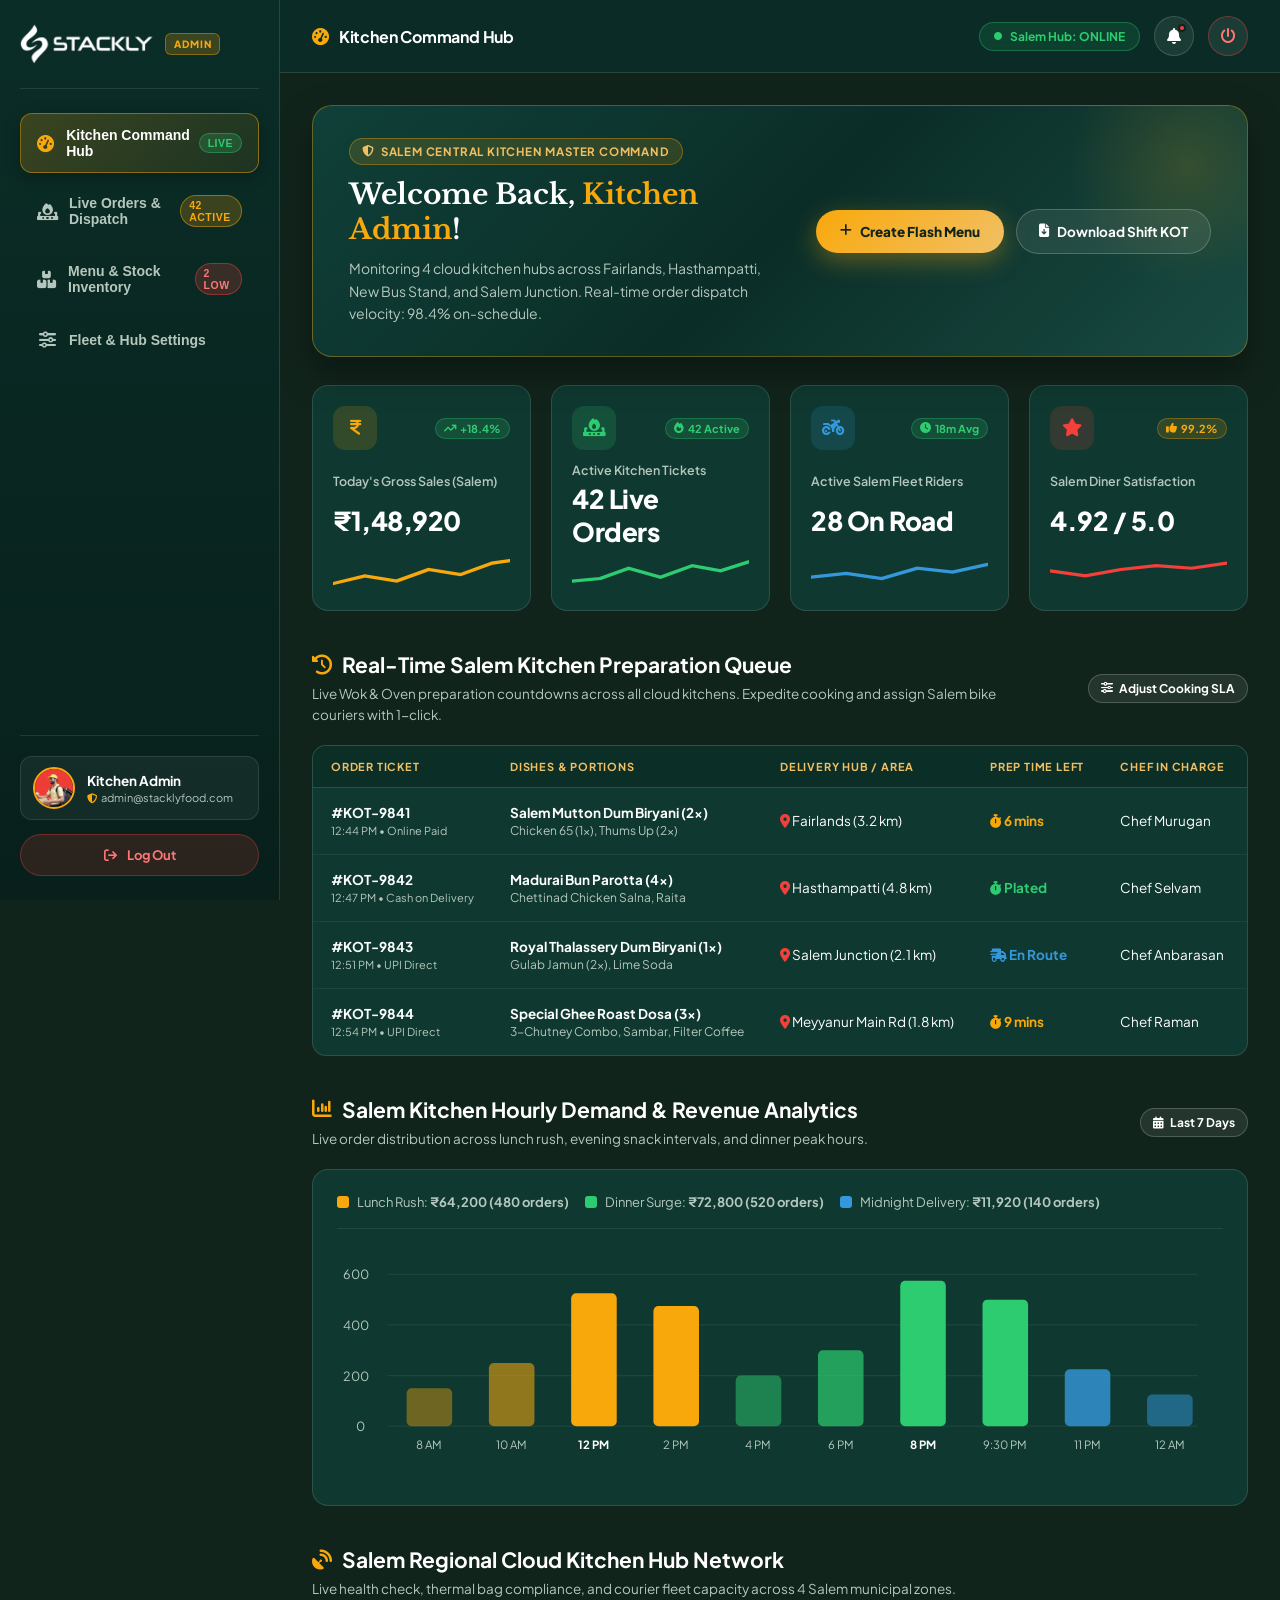
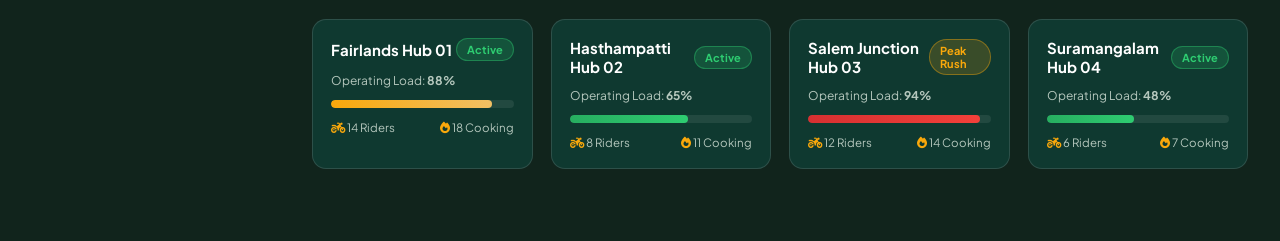
<file: admindashboard.html>
<!DOCTYPE html>
<html lang="en">

<head>
    <meta charset="UTF-8" />
    <meta name="viewport" content="width=device-width, initial-scale=1.0, maximum-scale=5.0" />
    <title>Stackly Kitchen Admin | Salem Operations &amp; Live Dispatch</title>

    <!-- Favicon -->
    <link href="./image/6704df7c0db5f1ef46078225_Favicon.webp" rel="shortcut icon" type="image/x-icon" />
    <link href="./image/6704df858576da228d02e0d8_Webclip.webp" rel="apple-touch-icon" />

    <!-- Google Fonts -->
    <link rel="preconnect" href="https://fonts.googleapis.com" />
    <link rel="preconnect" href="https://fonts.gstatic.com" crossorigin />
    <link href="https://fonts.googleapis.com/css2?family=Libre+Baskerville:ital,wght@0,400;0,700;1,400&family=Plus+Jakarta+Sans:wght@300;400;500;600;700;800&family=Raleway:wght@300;400;500;600;700;800&display=swap" rel="stylesheet" />

    <!-- Font Awesome 6 (Strictly 0 Keyboard Emojis) -->
    <link rel="stylesheet" href="https://cdnjs.cloudflare.com/ajax/libs/font-awesome/6.5.1/css/all.min.css" integrity="sha512-DTOQO9RWCH3ppGqcWaEA1BIZOC6xxalwEsw9c2QQeAIftl+Vegovlnee1c9QX4TctnWMn13TZye+giMm8e2LwA==" crossorigin="anonymous" referrerpolicy="no-referrer" />

    <!-- Anti-Flash Instant Position Restorer -->
    <script>
        (function() {
            try {
                if ('scrollRestoration' in history) {
                    history.scrollRestoration = 'manual';
                }
                var isLogoReset = sessionStorage.getItem('stackly_logo_reset') === '1';
                var p = new URLSearchParams(window.location.search);
                var isRestoring = !isLogoReset && (p.has('restore_pos') || sessionStorage.getItem('stackly_restore_active') === '1');
                if (isRestoring) {
                    document.documentElement.classList.add('stackly-restoring-pos');
                } else {
                    document.documentElement.classList.remove('stackly-restoring-pos');
                    window.scrollTo(0, 0);
                }
            } catch (e) {}
        })();
    </script>
    <style>
        html.stackly-restoring-pos {
            scroll-behavior: auto !important;
        }
        html.stackly-restoring-pos body {
            opacity: 0 !important;
            visibility: hidden !important;
        }
    </style>

    <style>
        :root {
            --primary: #f9a80b;
            --primary-dark: #10423a;
            --primary-green: #11241c;
            --light-green: #bac7a7;
            --white: #ffffff;
            --primary-light: #f7f8fc;
            --pink: #f3403a;
            --light-yellow: #f1c064;
            --paragraph-gray: #b5c7bd;
            --border-card: rgba(255, 255, 255, 0.12);
            --bg-card: rgba(16, 66, 58, 0.72);
            --bg-card-hover: rgba(16, 66, 58, 0.9);
            --sidebar-width: 280px;
        }

        *, *::before, *::after {
            box-sizing: border-box;
            margin: 0;
            padding: 0;
        }

        html {
            scroll-behavior: smooth;
            overflow-x: clip;
        }

        body {
            background-color: var(--primary-green);
            color: var(--white);
            font-family: 'Plus Jakarta Sans', sans-serif;
            overflow-x: clip;
            min-height: 100vh;
            display: flex;
        }

        /* --- DASHBOARD SIDEBAR (DESKTOP) --- */
        .dash-sidebar {
            width: var(--sidebar-width);
            height: 100vh;
            position: fixed;
            left: 0;
            top: 0;
            background: linear-gradient(180deg, rgba(11, 46, 40, 0.98) 0%, rgba(8, 32, 27, 0.99) 100%);
            border-right: 1px solid var(--border-card);
            display: flex;
            flex-direction: column;
            justify-content: space-between;
            z-index: 1000;
            padding: 24px 20px;
            box-sizing: border-box;
            transition: transform 0.3s cubic-bezier(0.4, 0, 0.2, 1);
            backdrop-filter: blur(20px);
        }

        .sidebar-brand-wrap {
            display: flex;
            align-items: center;
            justify-content: space-between;
            padding-bottom: 24px;
            border-bottom: 1px solid rgba(255, 255, 255, 0.1);
            margin-bottom: 24px;
        }

        .dashboard-logo-link {
            display: inline-flex;
            align-items: center;
            gap: 12px;
            text-decoration: none;
            cursor: pointer;
        }

        .dashboard-logo-img {
            height: 40px;
            width: auto;
            object-fit: contain;
        }

        .admin-badge-pill {
            font-size: 10px;
            font-weight: 800;
            letter-spacing: 0.8px;
            text-transform: uppercase;
            padding: 4px 8px;
            border-radius: 6px;
            background: rgba(249, 168, 11, 0.2);
            border: 1px solid rgba(249, 168, 11, 0.4);
            color: var(--primary);
        }

        .sidebar-close-btn {
            display: none;
            background: rgba(255, 255, 255, 0.08);
            border: 1px solid rgba(255, 255, 255, 0.2);
            color: #ffffff;
            width: 36px;
            height: 36px;
            border-radius: 50%;
            cursor: pointer;
            font-size: 16px;
            align-items: center;
            justify-content: center;
            transition: all 0.25s;
        }

        .sidebar-close-btn:hover {
            background: var(--pink);
            border-color: var(--pink);
            transform: rotate(90deg);
        }

        .sidebar-nav-list {
            list-style: none;
            display: flex;
            flex-direction: column;
            gap: 8px;
            padding: 0;
            margin: 0;
        }

        .sidebar-nav-item {
            width: 100%;
        }

        .sidebar-nav-btn {
            width: 100%;
            display: flex;
            align-items: center;
            justify-content: space-between;
            padding: 13px 16px;
            border-radius: 12px;
            background: transparent;
            border: 1px solid transparent;
            color: #b5c7bd;
            font-size: 14px;
            font-weight: 600;
            cursor: pointer;
            transition: all 0.25s ease;
            text-align: left;
            text-decoration: none;
        }

        .sidebar-nav-btn div {
            display: flex;
            align-items: center;
            gap: 12px;
        }

        .sidebar-nav-btn i {
            font-size: 17px;
            width: 20px;
            text-align: center;
            transition: transform 0.25s;
        }

        .sidebar-nav-btn:hover {
            background: rgba(255, 255, 255, 0.06);
            color: #ffffff;
            border-color: rgba(255, 255, 255, 0.1);
            transform: translateX(4px);
        }

        .sidebar-nav-btn:hover i {
            transform: scale(1.15);
            color: var(--primary);
        }

        .sidebar-nav-btn.active {
            background: linear-gradient(135deg, rgba(249, 168, 11, 0.2) 0%, rgba(249, 168, 11, 0.08) 100%);
            border-color: rgba(249, 168, 11, 0.45);
            color: #ffffff;
            font-weight: 700;
            box-shadow: 0 4px 15px rgba(0, 0, 0, 0.25);
        }

        .sidebar-nav-btn.active i {
            color: var(--primary);
        }

        .nav-pill-badge {
            font-size: 10.5px;
            font-weight: 700;
            padding: 3px 8px;
            border-radius: 50px;
            text-transform: uppercase;
            letter-spacing: 0.5px;
        }

        .nav-pill-badge.live {
            background: rgba(46, 204, 113, 0.2);
            border: 1px solid rgba(46, 204, 113, 0.4);
            color: #2ecc71;
            animation: pulseGlowGreen 2s infinite;
        }

        .nav-pill-badge.gold {
            background: rgba(249, 168, 11, 0.2);
            border: 1px solid rgba(249, 168, 11, 0.45);
            color: var(--primary);
        }

        .nav-pill-badge.alert {
            background: rgba(243, 64, 58, 0.2);
            border: 1px solid rgba(243, 64, 58, 0.45);
            color: #ff7675;
        }

        @keyframes pulseGlowGreen {
            0% { box-shadow: 0 0 0 0 rgba(46, 204, 113, 0.4); }
            70% { box-shadow: 0 0 0 6px rgba(46, 204, 113, 0); }
            100% { box-shadow: 0 0 0 0 rgba(46, 204, 113, 0); }
        }

        /* Sidebar Footer */
        .sidebar-footer-wrap {
            padding-top: 20px;
            border-top: 1px solid rgba(255, 255, 255, 0.1);
            display: flex;
            flex-direction: column;
            gap: 14px;
        }

        .user-profile-chip {
            display: flex;
            align-items: center;
            gap: 12px;
            padding: 10px 12px;
            border-radius: 12px;
            background: rgba(255, 255, 255, 0.05);
            border: 1px solid rgba(255, 255, 255, 0.1);
        }

        .user-chip-avatar {
            width: 42px;
            height: 42px;
            border-radius: 50%;
            object-fit: cover;
            border: 2px solid var(--primary);
        }

        .user-chip-info {
            flex-grow: 1;
            overflow: hidden;
        }

        .user-chip-name {
            font-size: 13.5px;
            font-weight: 700;
            color: #ffffff;
            white-space: nowrap;
            overflow: hidden;
            text-overflow: ellipsis;
            margin-bottom: 2px;
        }

        .user-chip-tier {
            font-size: 11px;
            color: #b5c7bd;
            display: flex;
            align-items: center;
            gap: 4px;
        }

        .sidebar-logout-btn {
            display: flex;
            align-items: center;
            justify-content: center;
            gap: 10px;
            width: 100%;
            padding: 12px 16px;
            border-radius: 50px;
            background: rgba(243, 64, 58, 0.15);
            border: 1px solid rgba(243, 64, 58, 0.35);
            color: #ff7675;
            font-size: 13px;
            font-weight: 700;
            text-decoration: none;
            cursor: pointer;
            transition: all 0.25s ease;
        }

        .sidebar-logout-btn:hover {
            background: var(--pink);
            color: #ffffff;
            border-color: var(--pink);
            transform: translateY(-2px);
            box-shadow: 0 8px 20px rgba(243, 64, 58, 0.4);
        }

        /* --- MAIN DASHBOARD CONTAINER --- */
        .dash-main-wrap {
            margin-left: var(--sidebar-width);
            flex-grow: 1;
            min-height: 100vh;
            display: flex;
            flex-direction: column;
            background-color: var(--primary-green);
            position: relative;
            width: calc(100% - var(--sidebar-width));
        }

        /* Dashboard Top Bar */
        .dash-topbar {
            position: sticky;
            top: 0;
            z-index: 900;
            background: rgba(11, 46, 40, 0.88);
            backdrop-filter: blur(16px);
            border-bottom: 1px solid var(--border-card);
            padding: 16px 32px;
            display: flex;
            align-items: center;
            justify-content: space-between;
            gap: 20px;
            box-sizing: border-box;
        }

        .topbar-left {
            display: flex;
            align-items: center;
            gap: 16px;
            min-width: 0;
        }

        .mobile-sidebar-toggle {
            display: none;
            background: rgba(255, 255, 255, 0.08);
            border: 1px solid rgba(255, 255, 255, 0.2);
            color: #ffffff;
            width: 42px;
            height: 42px;
            border-radius: 12px;
            align-items: center;
            justify-content: center;
            font-size: 18px;
            cursor: pointer;
            flex-shrink: 0;
        }

        .topbar-page-indicator {
            display: flex;
            align-items: center;
            gap: 10px;
            font-size: 16px;
            font-weight: 700;
            color: #ffffff;
            letter-spacing: -0.2px;
            white-space: nowrap;
            min-width: 0;
        }

        .topbar-page-indicator span {
            white-space: nowrap;
            overflow: hidden;
            text-overflow: ellipsis;
        }

        .topbar-page-indicator i {
            color: var(--primary);
            font-size: 17px;
            flex-shrink: 0;
        }

        .topbar-right {
            display: flex;
            align-items: center;
            gap: 14px;
            flex-shrink: 0;
        }

        .hub-status-chip {
            display: inline-flex;
            align-items: center;
            gap: 8px;
            padding: 6px 14px;
            border-radius: 50px;
            background: rgba(46, 204, 113, 0.12);
            border: 1px solid rgba(46, 204, 113, 0.35);
            color: #2ecc71;
            font-size: 12px;
            font-weight: 700;
            text-decoration: none;
            white-space: nowrap;
            flex-shrink: 0;
        }

        .hub-status-chip i {
            font-size: 8px;
            animation: pulseGlowGreen 1.5s infinite;
        }

        .topbar-action-icon {
            width: 40px;
            height: 40px;
            border-radius: 50%;
            background: rgba(255, 255, 255, 0.07);
            border: 1px solid rgba(255, 255, 255, 0.15);
            display: flex;
            align-items: center;
            justify-content: center;
            color: #ffffff;
            text-decoration: none;
            position: relative;
            transition: all 0.2s;
        }

        .topbar-action-icon:hover {
            background: var(--primary);
            border-color: var(--primary);
            color: var(--primary-green);
            transform: translateY(-2px);
        }

        .icon-badge-dot {
            position: absolute;
            top: 7px;
            right: 7px;
            width: 8px;
            height: 8px;
            border-radius: 50%;
            background: var(--pink);
            border: 2px solid var(--primary-green);
        }

        /* --- DASHBOARD TAB CONTENT AREAS --- */
        .dash-content-area {
            padding: 32px;
            flex-grow: 1;
            box-sizing: border-box;
            max-width: 1440px;
            width: 100%;
            margin: 0 auto;
        }

        .dash-tab-pane {
            display: none;
        }

        .dash-tab-pane.active {
            display: block;
            animation: fadeInTab 0.35s cubic-bezier(0.16, 1, 0.3, 1);
        }

        @keyframes fadeInTab {
            from { opacity: 0; transform: translateY(8px); }
            to { opacity: 1; transform: translateY(0); }
        }

        /* --- DASHBOARD SECTION BLOCKS --- */
        .dash-section-block {
            margin-bottom: 40px;
        }

        .dash-section-header {
            display: flex;
            align-items: center;
            justify-content: space-between;
            margin-bottom: 20px;
            flex-wrap: wrap;
            gap: 14px;
        }

        .dash-section-title-wrap {
            max-width: 700px;
        }

        .dash-section-title {
            font-size: 21px;
            font-weight: 700;
            color: #ffffff;
            margin-bottom: 6px;
            display: flex;
            align-items: center;
            gap: 10px;
        }

        .dash-section-title i {
            color: var(--primary);
            font-size: 20px;
        }

        .dash-section-desc {
            font-size: 13.5px;
            color: #b5c7bd;
            line-height: 1.5;
        }

        /* Hero Banner */
        .admin-command-banner {
            background: linear-gradient(135deg, rgba(16, 66, 58, 0.95) 0%, rgba(11, 46, 40, 0.98) 50%, rgba(26, 82, 73, 0.85) 100%);
            border: 1px solid rgba(249, 168, 11, 0.35);
            border-radius: 20px;
            padding: 32px 36px;
            display: flex;
            align-items: center;
            justify-content: space-between;
            gap: 28px;
            position: relative;
            overflow: hidden;
            box-shadow: 0 16px 36px rgba(0, 0, 0, 0.35);
            margin-bottom: 28px;
        }

        .admin-command-banner::before {
            content: '';
            position: absolute;
            top: -60px;
            right: -60px;
            width: 240px;
            height: 240px;
            border-radius: 50%;
            background: radial-gradient(circle, rgba(249, 168, 11, 0.15) 0%, transparent 70%);
            pointer-events: none;
        }

        .command-text-wrap {
            max-width: 660px;
            z-index: 2;
        }

        .command-badge-tag {
            display: inline-flex;
            align-items: center;
            gap: 6px;
            padding: 5px 12px;
            border-radius: 50px;
            background: rgba(249, 168, 11, 0.15);
            border: 1px solid rgba(249, 168, 11, 0.35);
            color: var(--light-yellow);
            font-size: 11.5px;
            font-weight: 700;
            text-transform: uppercase;
            letter-spacing: 0.8px;
            margin-bottom: 12px;
        }

        .command-title {
            font-family: 'Libre Baskerville', serif;
            font-size: 28px;
            font-weight: 700;
            color: #ffffff;
            line-height: 1.25;
            margin-bottom: 10px;
        }

        .command-title span {
            color: var(--primary);
        }

        .command-subtitle {
            font-size: 14px;
            color: #b5c7bd;
            line-height: 1.6;
        }

        .command-action-group {
            display: flex;
            align-items: center;
            gap: 12px;
            z-index: 2;
            flex-shrink: 0;
        }

        .btn-dash-primary {
            display: inline-flex;
            align-items: center;
            gap: 8px;
            padding: 13px 24px;
            border-radius: 50px;
            background: linear-gradient(135deg, var(--primary) 0%, var(--light-yellow) 100%);
            color: var(--primary-green);
            font-size: 13.5px;
            font-weight: 800;
            text-decoration: none;
            cursor: pointer;
            border: none;
            box-shadow: 0 8px 24px rgba(249, 168, 11, 0.35);
            transition: all 0.25s;
        }

        .btn-dash-primary:hover {
            transform: translateY(-2px);
            box-shadow: 0 12px 28px rgba(249, 168, 11, 0.5);
            filter: brightness(1.08);
        }

        .btn-dash-secondary {
            display: inline-flex;
            align-items: center;
            gap: 8px;
            padding: 13px 22px;
            border-radius: 50px;
            background: rgba(255, 255, 255, 0.08);
            border: 1px solid rgba(255, 255, 255, 0.2);
            color: #ffffff;
            font-size: 13.5px;
            font-weight: 700;
            text-decoration: none;
            cursor: pointer;
            transition: all 0.25s;
        }

        .btn-dash-secondary:hover {
            background: rgba(255, 255, 255, 0.16);
            border-color: rgba(255, 255, 255, 0.4);
            transform: translateY(-2px);
        }

        /* --- METRICS STATS GRID --- */
        .metrics-stats-grid {
            display: grid;
            grid-template-columns: repeat(4, 1fr);
            gap: 20px;
            margin-bottom: 32px;
        }

        .metric-stat-card {
            background: var(--bg-card);
            border: 1px solid var(--border-card);
            border-radius: 16px;
            padding: 20px;
            transition: all 0.3s;
            display: flex;
            flex-direction: column;
            justify-content: space-between;
        }

        .metric-stat-card:hover {
            border-color: rgba(249, 168, 11, 0.4);
            transform: translateY(-3px);
            box-shadow: 0 12px 28px rgba(0, 0, 0, 0.3);
            background: var(--bg-card-hover);
        }

        .metric-card-top {
            display: flex;
            align-items: center;
            justify-content: space-between;
            margin-bottom: 12px;
        }

        .metric-icon-box {
            width: 44px;
            height: 44px;
            border-radius: 12px;
            display: flex;
            align-items: center;
            justify-content: center;
            font-size: 18px;
        }

        .metric-icon-box.gold { background: rgba(249, 168, 11, 0.15); color: var(--primary); }
        .metric-icon-box.green { background: rgba(46, 204, 113, 0.15); color: #2ecc71; }
        .metric-icon-box.blue { background: rgba(52, 152, 219, 0.15); color: #3498db; }
        .metric-icon-box.coral { background: rgba(243, 64, 58, 0.15); color: var(--pink); }

        .metric-trend-badge {
            font-size: 11px;
            font-weight: 700;
            padding: 3px 8px;
            border-radius: 50px;
            display: flex;
            align-items: center;
            gap: 4px;
        }

        .metric-trend-badge.up {
            background: rgba(46, 204, 113, 0.15);
            color: #2ecc71;
            border: 1px solid rgba(46, 204, 113, 0.3);
        }

        .metric-trend-badge.neutral {
            background: rgba(249, 168, 11, 0.15);
            color: var(--primary);
            border: 1px solid rgba(249, 168, 11, 0.3);
        }

        .metric-card-label {
            font-size: 12.5px;
            color: #b5c7bd;
            font-weight: 600;
            margin-bottom: 4px;
        }

        .metric-card-value {
            font-size: 26px;
            font-weight: 800;
            color: #ffffff;
            margin-bottom: 10px;
            letter-spacing: -0.5px;
        }

        .metric-card-sparkline {
            width: 100%;
            height: 32px;
        }

        /* --- GENERAL DASH CARDS & GRIDS --- */
        .dash-card {
            background: var(--bg-card);
            border: 1px solid var(--border-card);
            border-radius: 16px;
            padding: 24px;
            transition: all 0.3s;
        }

        .dash-card:hover {
            border-color: rgba(255, 255, 255, 0.22);
        }

        .dash-grid-2 {
            display: grid;
            grid-template-columns: repeat(2, 1fr);
            gap: 24px;
        }

        .dash-grid-3 {
            display: grid;
            grid-template-columns: repeat(3, 1fr);
            gap: 20px;
        }

        /* Table Styles */
        .admin-table-wrap {
            width: 100%;
            overflow-x: auto;
            border-radius: 14px;
            border: 1px solid var(--border-card);
            background: var(--bg-card);
        }

        .admin-table {
            width: 100%;
            border-collapse: collapse;
            text-align: left;
            font-size: 13.5px;
        }

        .admin-table th {
            background: rgba(11, 46, 40, 0.95);
            color: var(--light-yellow);
            font-weight: 700;
            padding: 14px 18px;
            border-bottom: 1px solid var(--border-card);
            text-transform: uppercase;
            font-size: 11px;
            letter-spacing: 0.8px;
            white-space: nowrap;
        }

        .admin-table td {
            padding: 16px 18px;
            border-bottom: 1px solid rgba(255, 255, 255, 0.06);
            color: #ffffff;
            vertical-align: middle;
            white-space: nowrap;
        }

        .admin-table tr:last-child td {
            border-bottom: none;
        }

        .admin-table tr:hover td {
            background: rgba(255, 255, 255, 0.03);
        }

        /* Order status tags */
        .status-pill {
            display: inline-flex;
            align-items: center;
            gap: 6px;
            padding: 4px 10px;
            border-radius: 50px;
            font-size: 11px;
            font-weight: 700;
        }

        .status-pill.prep { background: rgba(249, 168, 11, 0.18); color: var(--primary); border: 1px solid rgba(249, 168, 11, 0.4); }
        .status-pill.ready { background: rgba(52, 152, 219, 0.18); color: #3498db; border: 1px solid rgba(52, 152, 219, 0.4); }
        .status-pill.transit { background: rgba(46, 204, 113, 0.18); color: #2ecc71; border: 1px solid rgba(46, 204, 113, 0.4); }
        .status-pill.alert { background: rgba(243, 64, 58, 0.18); color: #ff7675; border: 1px solid rgba(243, 64, 58, 0.4); }

        .order-action-btn {
            display: inline-flex;
            align-items: center;
            gap: 6px;
            padding: 6px 12px;
            border-radius: 50px;
            background: rgba(255, 255, 255, 0.08);
            border: 1px solid rgba(255, 255, 255, 0.2);
            color: #ffffff;
            font-size: 12px;
            font-weight: 700;
            text-decoration: none;
            cursor: pointer;
            transition: all 0.2s;
        }

        .order-action-btn:hover {
            background: var(--primary);
            border-color: var(--primary);
            color: var(--primary-green);
        }

        .order-action-btn.danger:hover {
            background: var(--pink);
            border-color: var(--pink);
            color: #ffffff;
        }

        /* Kanban Columns */
        .kanban-grid {
            display: grid;
            grid-template-columns: repeat(4, 1fr);
            gap: 18px;
        }

        .kanban-column {
            background: rgba(11, 46, 40, 0.65);
            border: 1px solid var(--border-card);
            border-radius: 14px;
            padding: 16px;
            display: flex;
            flex-direction: column;
            gap: 12px;
            min-height: 400px;
        }

        .kanban-col-head {
            display: flex;
            align-items: center;
            justify-content: space-between;
            padding-bottom: 12px;
            border-bottom: 1px solid rgba(255, 255, 255, 0.08);
            font-size: 13.5px;
            font-weight: 700;
            color: #ffffff;
        }

        .kanban-count-badge {
            background: rgba(255, 255, 255, 0.1);
            border-radius: 50px;
            padding: 2px 8px;
            font-size: 11px;
            color: var(--light-yellow);
        }

        .kanban-card {
            background: rgba(16, 66, 58, 0.85);
            border: 1px solid rgba(255, 255, 255, 0.1);
            border-radius: 12px;
            padding: 14px;
            display: flex;
            flex-direction: column;
            gap: 10px;
            transition: transform 0.2s;
        }

        .kanban-card:hover {
            transform: translateY(-2px);
            border-color: rgba(249, 168, 11, 0.35);
        }

        .kanban-card-top {
            display: flex;
            align-items: center;
            justify-content: space-between;
            font-size: 12px;
        }

        .kanban-card-title {
            font-size: 13.5px;
            font-weight: 700;
            color: #ffffff;
        }

        .kanban-card-meta {
            font-size: 11.5px;
            color: #b5c7bd;
            display: flex;
            align-items: center;
            gap: 8px;
        }

        /* Hub Coverage Grid */
        .hub-grid {
            display: grid;
            grid-template-columns: repeat(4, 1fr);
            gap: 18px;
        }

        .hub-card {
            background: var(--bg-card);
            border: 1px solid var(--border-card);
            border-radius: 14px;
            padding: 18px;
            display: flex;
            flex-direction: column;
            gap: 12px;
        }

        .hub-card-header {
            display: flex;
            align-items: center;
            justify-content: space-between;
        }

        .hub-card-title {
            font-size: 15px;
            font-weight: 700;
            color: #ffffff;
        }

        /* Progress Bar */
        .progress-bar-wrap {
            width: 100%;
            height: 8px;
            background: rgba(255, 255, 255, 0.08);
            border-radius: 50px;
            overflow: hidden;
            position: relative;
        }

        .progress-bar-fill {
            height: 100%;
            border-radius: 50px;
            background: linear-gradient(90deg, var(--primary) 0%, var(--light-yellow) 100%);
        }

        .progress-bar-fill.green {
            background: linear-gradient(90deg, #27ae60 0%, #2ecc71 100%);
        }

        .progress-bar-fill.coral {
            background: linear-gradient(90deg, #d63031 0%, var(--pink) 100%);
        }

        /* Item Dish Card */
        .dish-item-card {
            background: var(--bg-card);
            border: 1px solid var(--border-card);
            border-radius: 14px;
            padding: 16px;
            display: flex;
            align-items: center;
            gap: 16px;
            transition: all 0.25s;
        }

        .dish-item-card:hover {
            border-color: rgba(249, 168, 11, 0.4);
            transform: translateY(-2px);
        }

        .dish-thumb {
            width: 68px;
            height: 68px;
            border-radius: 12px;
            object-fit: cover;
            border: 1px solid rgba(255, 255, 255, 0.12);
            flex-shrink: 0;
        }

        .dish-info {
            flex-grow: 1;
            overflow: hidden;
        }

        .dish-title {
            font-size: 14.5px;
            font-weight: 700;
            color: #ffffff;
            margin-bottom: 4px;
            white-space: nowrap;
            overflow: hidden;
            text-overflow: ellipsis;
        }

        .dish-meta {
            font-size: 12px;
            color: #b5c7bd;
            display: flex;
            align-items: center;
            gap: 10px;
            margin-bottom: 6px;
        }

        .dish-price {
            font-size: 15px;
            font-weight: 800;
            color: var(--primary);
        }

        /* Toggle Switch UI */
        .toggle-switch-dummy {
            width: 44px;
            height: 24px;
            border-radius: 50px;
            background: #2ecc71;
            position: relative;
            cursor: pointer;
            flex-shrink: 0;
        }

        .toggle-switch-dummy::after {
            content: '';
            position: absolute;
            top: 2px;
            right: 2px;
            width: 20px;
            height: 20px;
            border-radius: 50%;
            background: #ffffff;
            box-shadow: 0 2px 4px rgba(0,0,0,0.3);
        }

        .toggle-switch-dummy.off {
            background: rgba(255, 255, 255, 0.2);
        }

        .toggle-switch-dummy.off::after {
            right: auto;
            left: 2px;
        }

        /* Profile Card */
        .profile-user-card {
            background: var(--bg-card);
            border: 1px solid var(--border-card);
            border-radius: 16px;
            padding: 24px;
            display: flex;
            flex-direction: column;
            gap: 18px;
        }

        .profile-head-flex {
            display: flex;
            align-items: center;
            gap: 20px;
        }

        .profile-avatar-large {
            width: 80px;
            height: 80px;
            border-radius: 50%;
            object-fit: cover;
            border: 3px solid var(--primary);
            box-shadow: 0 4px 14px rgba(0, 0, 0, 0.3);
        }

        .profile-head-info h3 {
            font-size: 20px;
            font-weight: 700;
            color: #ffffff;
            margin-bottom: 6px;
        }

        .profile-head-info p {
            font-size: 13px;
            color: #b5c7bd;
            display: flex;
            align-items: center;
            gap: 8px;
            margin-bottom: 4px;
        }

        /* Responsive Breakpoints */
        @media (max-width: 1200px) {
            .metrics-stats-grid {
                grid-template-columns: repeat(2, 1fr);
            }
            .kanban-grid {
                grid-template-columns: repeat(2, 1fr);
            }
            .hub-grid {
                grid-template-columns: repeat(2, 1fr);
            }
            .dash-grid-3 {
                grid-template-columns: 1fr;
            }
        }

        @media (max-width: 1024px) {
            html, body {
                overflow-x: clip;
            }

            body {
                display: block;
            }

            .dash-sidebar {
                transform: translateX(-100%);
            }

            .dash-sidebar.open {
                transform: translateX(0);
            }

            .dash-main-wrap {
                margin-left: 0;
                width: 100%;
                display: block;
                padding-top: 60px;
            }

            .dash-topbar {
                position: fixed;
                top: 0;
                left: 0;
                right: 0;
                width: 100%;
                height: 60px;
                padding: 10px 16px;
                z-index: 950;
                box-sizing: border-box;
                box-shadow: 0 4px 20px rgba(0, 0, 0, 0.35);
            }

            .mobile-sidebar-toggle {
                display: flex;
            }

            .sidebar-close-btn {
                display: flex;
            }

            .dash-sidebar-backdrop {
                display: none;
                position: fixed;
                inset: 0;
                background: rgba(0, 0, 0, 0.65);
                backdrop-filter: blur(4px);
                z-index: 999;
            }

            .dash-sidebar-backdrop.active {
                display: block;
            }
        }

        @media (max-width: 768px) {
            .dash-main-wrap {
                padding-top: 56px;
            }

            .dash-topbar {
                height: 56px;
                padding: 8px 12px;
                gap: 8px;
            }

            .topbar-left {
                gap: 8px;
                min-width: 0;
                flex-shrink: 1;
            }

            .topbar-right {
                gap: 8px;
                flex-shrink: 0;
            }

            .topbar-page-indicator {
                font-size: 13.5px;
                gap: 6px;
                max-width: 130px;
            }

            .topbar-page-indicator span {
                white-space: nowrap;
                overflow: hidden;
                text-overflow: ellipsis;
                display: inline-block;
            }

            .mobile-sidebar-toggle {
                width: 36px;
                height: 36px;
                min-width: 36px;
                border-radius: 10px;
                font-size: 16px;
            }

            .topbar-action-icon {
                width: 36px;
                height: 36px;
                min-width: 36px;
                border-radius: 10px;
                font-size: 14px;
            }

            .hub-status-chip {
                padding: 5px 9px;
                font-size: 11px;
                gap: 6px;
            }

            .dash-content-area {
                padding: 20px 14px 60px;
            }

            .admin-command-banner {
                flex-direction: column;
                align-items: flex-start;
                padding: 24px 18px;
            }

            .command-action-group {
                flex-direction: column;
                width: 100%;
            }

            .btn-dash-primary,
            .btn-dash-secondary {
                width: 100%;
                justify-content: center;
            }

            .metrics-stats-grid {
                grid-template-columns: 1fr;
            }

            .kanban-grid {
                grid-template-columns: 1fr;
            }

            .hub-grid {
                grid-template-columns: 1fr;
            }

            .dash-grid-2 {
                grid-template-columns: 1fr;
            }
        }

        @media (max-width: 480px) {
            .topbar-page-indicator {
                font-size: 13px;
                max-width: 110px;
            }

            .hub-status-chip {
                padding: 0;
                width: 34px;
                height: 34px;
                border-radius: 50%;
                justify-content: center;
            }

            .hub-status-chip span {
                display: none;
            }

            .hub-status-chip i {
                margin: 0;
                font-size: 9px;
            }
        }
    </style>
</head>

<body>

    <!-- Off-Canvas Sidebar Backdrop on Mobile -->
    <div class="dash-sidebar-backdrop" id="sidebarBackdrop" onclick="toggleMobileSidebar(false)"></div>

    <!-- --- 1. SIDEBAR MENU NAVIGATION (4 ADMIN MENU LISTS) --- -->
    <aside class="dash-sidebar" id="dashboardSidebar">
        <div>
            <!-- Sidebar Header with Logo -->
            <div class="sidebar-brand-wrap">
                <a href="admindashboard.html" class="dashboard-logo-link" onclick="handleDashboardLogoClick(event)" title="Return to Admin Command Center">
                    <img src="./img/logo.webp" alt="Stackly Logo" class="dashboard-logo-img" />
                    <span class="admin-badge-pill">Admin</span>
                </a>
                <button type="button" class="sidebar-close-btn" onclick="toggleMobileSidebar(false)" aria-label="Close Sidebar">
                    <i class="fa-solid fa-xmark"></i>
                </button>
            </div>

            <!-- 4 Navigation Menu Items -->
            <ul class="sidebar-nav-list" role="tablist">
                <!-- Menu Item 1: Overview -->
                <li class="sidebar-nav-item">
                    <button type="button" class="sidebar-nav-btn active" id="btnTabOverview" onclick="switchDashboardTab('overview')">
                        <div>
                            <i class="fa-solid fa-gauge-high"></i>
                            <span>Kitchen Command Hub</span>
                        </div>
                        <span class="nav-pill-badge live">Live</span>
                    </button>
                </li>

                <!-- Menu Item 2: Orders & Dispatch -->
                <li class="sidebar-nav-item">
                    <button type="button" class="sidebar-nav-btn" id="btnTabOrders" onclick="switchDashboardTab('orders')">
                        <div>
                            <i class="fa-solid fa-fire-burner"></i>
                            <span>Live Orders &amp; Dispatch</span>
                        </div>
                        <span class="nav-pill-badge gold">42 Active</span>
                    </button>
                </li>

                <!-- Menu Item 3: Menu & Inventory -->
                <li class="sidebar-nav-item">
                    <button type="button" class="sidebar-nav-btn" id="btnTabInventory" onclick="switchDashboardTab('inventory')">
                        <div>
                            <i class="fa-solid fa-boxes-stacked"></i>
                            <span>Menu &amp; Stock Inventory</span>
                        </div>
                        <span class="nav-pill-badge alert">2 Low</span>
                    </button>
                </li>

                <!-- Menu Item 4: Fleet & Kitchen Settings -->
                <li class="sidebar-nav-item">
                    <button type="button" class="sidebar-nav-btn" id="btnTabSettings" onclick="switchDashboardTab('settings')">
                        <div>
                            <i class="fa-solid fa-sliders"></i>
                            <span>Fleet &amp; Hub Settings</span>
                        </div>
                    </button>
                </li>
            </ul>
        </div>

        <!-- Sidebar Footer with User Avatar & Logout Option -->
        <div class="sidebar-footer-wrap">
            <div class="user-profile-chip">
                <img src="./New folder/fotos-xeWXn6ZaDr0-unsplash.webp" alt="Admin Profile Avatar" class="user-chip-avatar" />
                <div class="user-chip-info">
                    <div class="user-chip-name" id="sidebarUserName">Kitchen Admin</div>
                    <div class="user-chip-tier">
                        <i class="fa-solid fa-shield-halved" style="font-size: 10px; color: var(--primary);"></i>
                        <span id="sidebarUserEmail" style="overflow: hidden; text-overflow: ellipsis; white-space: nowrap; max-width: 140px; display: inline-block; vertical-align: middle;">admin@stacklyfood.com</span>
                    </div>
                </div>
            </div>

            <!-- Logout Button -->
            <a href="login.html" class="sidebar-logout-btn" onclick="handleLogout(event)" title="Log Out from Stackly Admin">
                <i class="fa-solid fa-arrow-right-from-bracket"></i>
                <span>Log Out</span>
            </a>
        </div>
    </aside>

    <!-- --- 2. MAIN DASHBOARD CONTENT AREA --- -->
    <main class="dash-main-wrap">

        <!-- Sticky Dashboard Top Bar -->
        <header class="dash-topbar">
            <div class="topbar-left">
                <!-- Mobile Sidebar Toggle -->
                <button type="button" class="mobile-sidebar-toggle" onclick="toggleMobileSidebar(true)" aria-label="Open Navigation Menu">
                    <i class="fa-solid fa-bars"></i>
                </button>

                <!-- Page / Tab Title Indicator -->
                <div class="topbar-page-indicator">
                    <i class="fa-solid fa-gauge-high" id="topbarTabIcon"></i>
                    <span id="topbarTabTitle">Kitchen Command Hub</span>
                </div>
            </div>

            <div class="topbar-right">
                <!-- Live Salem Hub Status Chip -->
                <a href="404.html" class="hub-status-chip" title="Salem Central Cloud Kitchen Status">
                    <i class="fa-solid fa-circle"></i>
                    <span>Salem Hub: ONLINE</span>
                </a>

                <!-- Notifications Bell (404) -->
                <a href="404.html" class="topbar-action-icon" title="View Kitchen Notifications">
                    <i class="fa-solid fa-bell"></i>
                    <span class="icon-badge-dot"></span>
                </a>

                <!-- Top Bar Quick Logout Button -->
                <a href="login.html" class="topbar-action-icon" onclick="handleLogout(event)" title="Logout" style="border-color: rgba(243, 64, 58, 0.4); color: #ff7675;">
                    <i class="fa-solid fa-power-off"></i>
                </a>
            </div>
        </header>

        <!-- Dynamic Tabbed Content Panes -->
        <div class="dash-content-area">

            <!-- ======================================================== -->
            <!-- MENU TAB 1: KITCHEN COMMAND HUB & LIVE OPERATIONS         -->
            <!-- (Shows 4 Rich Sections: Banner, Stats, Queue, Heatmap)    -->
            <!-- ======================================================== -->
            <div id="tab-overview" class="dash-tab-pane active">

                <!-- SECTION 1: ADMIN HERO BANNER & 4 REAL-TIME KPI STATS -->
                <section class="dash-section-block">
                    <div class="admin-command-banner">
                        <div class="command-text-wrap">
                            <div class="command-badge-tag">
                                <i class="fa-solid fa-shield-halved"></i> Salem Central Kitchen Master Command
                            </div>
                            <h1 class="command-title">
                                Welcome Back, <span id="welcomeAdminName">Kitchen Admin</span>!
                            </h1>
                            <p class="command-subtitle">
                                Monitoring 4 cloud kitchen hubs across Fairlands, Hasthampatti, New Bus Stand, and Salem Junction. Real-time order dispatch velocity: 98.4% on-schedule.
                            </p>
                        </div>
                        <div class="command-action-group">
                            <a href="404.html" class="btn-dash-primary">
                                <i class="fa-solid fa-plus"></i>
                                <span>Create Flash Menu</span>
                            </a>
                            <a href="404.html" class="btn-dash-secondary">
                                <i class="fa-solid fa-file-arrow-down"></i>
                                <span>Download Shift KOT</span>
                            </a>
                        </div>
                    </div>

                    <!-- 4 Metric KPI Cards with SVG Sparklines -->
                    <div class="metrics-stats-grid">
                        <!-- Stat Card 1 -->
                        <div class="metric-stat-card">
                            <div class="metric-card-top">
                                <div class="metric-icon-box gold">
                                    <i class="fa-solid fa-indian-rupee-sign"></i>
                                </div>
                                <span class="metric-trend-badge up">
                                    <i class="fa-solid fa-arrow-trend-up"></i> +18.4%
                                </span>
                            </div>
                            <div class="metric-card-label">Today's Gross Sales (Salem)</div>
                            <div class="metric-card-value">&#8377;1,48,920</div>
                            <svg class="metric-card-sparkline" viewBox="0 0 100 25" preserveAspectRatio="none">
                                <polyline fill="none" stroke="#f9a80b" stroke-width="2.5" stroke-linecap="round" points="0,20 18,14 36,18 54,9 72,13 90,4 100,2" />
                            </svg>
                        </div>

                        <!-- Stat Card 2 -->
                        <div class="metric-stat-card">
                            <div class="metric-card-top">
                                <div class="metric-icon-box green">
                                    <i class="fa-solid fa-fire-burner"></i>
                                </div>
                                <span class="metric-trend-badge up">
                                    <i class="fa-solid fa-fire"></i> 42 Active
                                </span>
                            </div>
                            <div class="metric-card-label">Active Kitchen Tickets</div>
                            <div class="metric-card-value">42 Live Orders</div>
                            <svg class="metric-card-sparkline" viewBox="0 0 100 25" preserveAspectRatio="none">
                                <polyline fill="none" stroke="#2ecc71" stroke-width="2.5" stroke-linecap="round" points="0,18 16,16 32,8 50,15 68,6 84,10 100,3" />
                            </svg>
                        </div>

                        <!-- Stat Card 3 -->
                        <div class="metric-stat-card">
                            <div class="metric-card-top">
                                <div class="metric-icon-box blue">
                                    <i class="fa-solid fa-motorcycle"></i>
                                </div>
                                <span class="metric-trend-badge up">
                                    <i class="fa-solid fa-clock"></i> 18m Avg
                                </span>
                            </div>
                            <div class="metric-card-label">Active Salem Fleet Riders</div>
                            <div class="metric-card-value">28 On Road</div>
                            <svg class="metric-card-sparkline" viewBox="0 0 100 25" preserveAspectRatio="none">
                                <polyline fill="none" stroke="#3498db" stroke-width="2.5" stroke-linecap="round" points="0,15 20,12 40,16 60,8 80,11 100,5" />
                            </svg>
                        </div>

                        <!-- Stat Card 4 -->
                        <div class="metric-stat-card">
                            <div class="metric-card-top">
                                <div class="metric-icon-box coral">
                                    <i class="fa-solid fa-star"></i>
                                </div>
                                <span class="metric-trend-badge neutral">
                                    <i class="fa-solid fa-thumbs-up"></i> 99.2%
                                </span>
                            </div>
                            <div class="metric-card-label">Salem Diner Satisfaction</div>
                            <div class="metric-card-value">4.92 / 5.0</div>
                            <svg class="metric-card-sparkline" viewBox="0 0 100 25" preserveAspectRatio="none">
                                <polyline fill="none" stroke="#f3403a" stroke-width="2.5" stroke-linecap="round" points="0,10 20,14 40,9 60,6 80,8 100,4" />
                            </svg>
                        </div>
                    </div>
                </section>

                <!-- SECTION 2: LIVE KITCHEN QUEUE & DISPATCH CONTROLLER -->
                <section class="dash-section-block">
                    <div class="dash-section-header">
                        <div class="dash-section-title-wrap">
                            <h2 class="dash-section-title">
                                <i class="fa-solid fa-clock-rotate-left"></i> Real-Time Salem Kitchen Preparation Queue
                            </h2>
                            <p class="dash-section-desc">
                                Live Wok &amp; Oven preparation countdowns across all cloud kitchens. Expedite cooking and assign Salem bike couriers with 1-click.
                            </p>
                        </div>
                        <a href="404.html" class="order-action-btn">
                            <i class="fa-solid fa-sliders"></i> Adjust Cooking SLA
                        </a>
                    </div>

                    <div class="admin-table-wrap">
                        <table class="admin-table">
                            <thead>
                                <tr>
                                    <th>Order Ticket</th>
                                    <th>Dishes &amp; Portions</th>
                                    <th>Delivery Hub / Area</th>
                                    <th>Prep Time Left</th>
                                    <th>Chef In Charge</th>
                                    <th>Status</th>
                                    <th>Quick Actions</th>
                                </tr>
                            </thead>
                            <tbody>
                                <tr>
                                    <td>
                                        <strong>#KOT-9841</strong><br />
                                        <span style="font-size:11px; color:#b5c7bd;">12:44 PM &bull; Online Paid</span>
                                    </td>
                                    <td>
                                        <strong>Salem Mutton Dum Biryani (2x)</strong><br />
                                        <span style="font-size:12px; color:#b5c7bd;">Chicken 65 (1x), Thums Up (2x)</span>
                                    </td>
                                    <td>
                                        <i class="fa-solid fa-location-dot" style="color:var(--pink);"></i> Fairlands (3.2 km)
                                    </td>
                                    <td>
                                        <span style="color:#f9a80b; font-weight:700;"><i class="fa-solid fa-stopwatch"></i> 6 mins</span>
                                    </td>
                                    <td>Chef Murugan</td>
                                    <td>
                                        <span class="status-pill prep"><i class="fa-solid fa-fire"></i> In Wok Prep</span>
                                    </td>
                                    <td>
                                        <div style="display:flex; gap:6px;">
                                            <a href="404.html" class="order-action-btn"><i class="fa-solid fa-check"></i> Ready</a>
                                            <a href="404.html" class="order-action-btn"><i class="fa-solid fa-print"></i> KOT</a>
                                        </div>
                                    </td>
                                </tr>

                                <tr>
                                    <td>
                                        <strong>#KOT-9842</strong><br />
                                        <span style="font-size:11px; color:#b5c7bd;">12:47 PM &bull; Cash on Delivery</span>
                                    </td>
                                    <td>
                                        <strong>Madurai Bun Parotta (4x)</strong><br />
                                        <span style="font-size:12px; color:#b5c7bd;">Chettinad Chicken Salna, Raita</span>
                                    </td>
                                    <td>
                                        <i class="fa-solid fa-location-dot" style="color:var(--pink);"></i> Hasthampatti (4.8 km)
                                    </td>
                                    <td>
                                        <span style="color:#2ecc71; font-weight:700;"><i class="fa-solid fa-stopwatch"></i> Plated</span>
                                    </td>
                                    <td>Chef Selvam</td>
                                    <td>
                                        <span class="status-pill ready"><i class="fa-solid fa-box"></i> Packed for Courier</span>
                                    </td>
                                    <td>
                                        <div style="display:flex; gap:6px;">
                                            <a href="404.html" class="order-action-btn"><i class="fa-solid fa-motorcycle"></i> Assign Rider</a>
                                            <a href="404.html" class="order-action-btn"><i class="fa-solid fa-eye"></i> Details</a>
                                        </div>
                                    </td>
                                </tr>

                                <tr>
                                    <td>
                                        <strong>#KOT-9843</strong><br />
                                        <span style="font-size:11px; color:#b5c7bd;">12:51 PM &bull; UPI Direct</span>
                                    </td>
                                    <td>
                                        <strong>Royal Thalassery Dum Biryani (1x)</strong><br />
                                        <span style="font-size:12px; color:#b5c7bd;">Gulab Jamun (2x), Lime Soda</span>
                                    </td>
                                    <td>
                                        <i class="fa-solid fa-location-dot" style="color:var(--pink);"></i> Salem Junction (2.1 km)
                                    </td>
                                    <td>
                                        <span style="color:#3498db; font-weight:700;"><i class="fa-solid fa-truck-fast"></i> En Route</span>
                                    </td>
                                    <td>Chef Anbarasan</td>
                                    <td>
                                        <span class="status-pill transit"><i class="fa-solid fa-bicycle"></i> Out for Delivery</span>
                                    </td>
                                    <td>
                                        <div style="display:flex; gap:6px;">
                                            <a href="404.html" class="order-action-btn"><i class="fa-solid fa-map-location-dot"></i> Live GPS</a>
                                            <a href="404.html" class="order-action-btn"><i class="fa-solid fa-phone"></i> Call Rider</a>
                                        </div>
                                    </td>
                                </tr>

                                <tr>
                                    <td>
                                        <strong>#KOT-9844</strong><br />
                                        <span style="font-size:11px; color:#b5c7bd;">12:54 PM &bull; UPI Direct</span>
                                    </td>
                                    <td>
                                        <strong>Special Ghee Roast Dosa (3x)</strong><br />
                                        <span style="font-size:12px; color:#b5c7bd;">3-Chutney Combo, Sambar, Filter Coffee</span>
                                    </td>
                                    <td>
                                        <i class="fa-solid fa-location-dot" style="color:var(--pink);"></i> Meyyanur Main Rd (1.8 km)
                                    </td>
                                    <td>
                                        <span style="color:#f9a80b; font-weight:700;"><i class="fa-solid fa-stopwatch"></i> 9 mins</span>
                                    </td>
                                    <td>Chef Raman</td>
                                    <td>
                                        <span class="status-pill prep"><i class="fa-solid fa-fire"></i> On Tawa Griddle</span>
                                    </td>
                                    <td>
                                        <div style="display:flex; gap:6px;">
                                            <a href="404.html" class="order-action-btn"><i class="fa-solid fa-check"></i> Ready</a>
                                            <a href="404.html" class="order-action-btn danger"><i class="fa-solid fa-triangle-exclamation"></i> Delay</a>
                                        </div>
                                    </td>
                                </tr>
                            </tbody>
                        </table>
                    </div>
                </section>

                <!-- SECTION 3: SALEM HOURLY ORDER SURGE & REVENUE ANALYTICS -->
                <section class="dash-section-block">
                    <div class="dash-section-header">
                        <div class="dash-section-title-wrap">
                            <h2 class="dash-section-title">
                                <i class="fa-solid fa-chart-column"></i> Salem Kitchen Hourly Demand &amp; Revenue Analytics
                            </h2>
                            <p class="dash-section-desc">
                                Live order distribution across lunch rush, evening snack intervals, and dinner peak hours.
                            </p>
                        </div>
                        <a href="404.html" class="order-action-btn">
                            <i class="fa-solid fa-calendar-days"></i> Last 7 Days
                        </a>
                    </div>

                    <div class="dash-card">
                        <!-- Summary Pills -->
                        <div style="display:flex; flex-wrap:wrap; gap:16px; margin-bottom:20px; padding-bottom:18px; border-bottom:1px solid rgba(255,255,255,0.08);">
                            <div style="display:flex; align-items:center; gap:8px;">
                                <div style="width:12px; height:12px; border-radius:3px; background:#f9a80b;"></div>
                                <span style="font-size:13px; color:#b5c7bd;">Lunch Rush: <strong>&#8377;64,200 (480 orders)</strong></span>
                            </div>
                            <div style="display:flex; align-items:center; gap:8px;">
                                <div style="width:12px; height:12px; border-radius:3px; background:#2ecc71;"></div>
                                <span style="font-size:13px; color:#b5c7bd;">Dinner Surge: <strong>&#8377;72,800 (520 orders)</strong></span>
                            </div>
                            <div style="display:flex; align-items:center; gap:8px;">
                                <div style="width:12px; height:12px; border-radius:3px; background:#3498db;"></div>
                                <span style="font-size:13px; color:#b5c7bd;">Midnight Delivery: <strong>&#8377;11,920 (140 orders)</strong></span>
                            </div>
                        </div>

                        <!-- Responsive SVG Bar Chart -->
                        <svg viewBox="0 0 700 180" style="width:100%; height:auto;" preserveAspectRatio="xMidYMid meet">
                            <!-- Grid lines -->
                            <line x1="40" y1="20" x2="680" y2="20" stroke="rgba(255,255,255,0.06)" stroke-width="1" />
                            <line x1="40" y1="60" x2="680" y2="60" stroke="rgba(255,255,255,0.06)" stroke-width="1" />
                            <line x1="40" y1="100" x2="680" y2="100" stroke="rgba(255,255,255,0.06)" stroke-width="1" />
                            <line x1="40" y1="140" x2="680" y2="140" stroke="rgba(255,255,255,0.06)" stroke-width="1" />

                            <!-- Y-axis labels -->
                            <text x="5" y="24" fill="#b5c7bd" font-size="10">600</text>
                            <text x="5" y="64" fill="#b5c7bd" font-size="10">400</text>
                            <text x="5" y="104" fill="#b5c7bd" font-size="10">200</text>
                            <text x="15" y="144" fill="#b5c7bd" font-size="10">0</text>

                            <!-- Bars -->
                            <!-- 08:00 AM -->
                            <rect x="55" y="110" width="36" height="30" rx="4" fill="rgba(249, 168, 11, 0.4)" />
                            <text x="73" y="158" fill="#b5c7bd" font-size="9" text-anchor="middle">8 AM</text>

                            <!-- 10:00 AM -->
                            <rect x="120" y="90" width="36" height="50" rx="4" fill="rgba(249, 168, 11, 0.55)" />
                            <text x="138" y="158" fill="#b5c7bd" font-size="9" text-anchor="middle">10 AM</text>

                            <!-- 12:00 PM (Lunch Peak) -->
                            <rect x="185" y="35" width="36" height="105" rx="4" fill="#f9a80b" />
                            <text x="203" y="158" fill="#ffffff" font-size="9" font-weight="700" text-anchor="middle">12 PM</text>

                            <!-- 02:00 PM -->
                            <rect x="250" y="45" width="36" height="95" rx="4" fill="#f9a80b" />
                            <text x="268" y="158" fill="#b5c7bd" font-size="9" text-anchor="middle">2 PM</text>

                            <!-- 04:00 PM -->
                            <rect x="315" y="100" width="36" height="40" rx="4" fill="rgba(46, 204, 113, 0.5)" />
                            <text x="333" y="158" fill="#b5c7bd" font-size="9" text-anchor="middle">4 PM</text>

                            <!-- 06:00 PM -->
                            <rect x="380" y="80" width="36" height="60" rx="4" fill="rgba(46, 204, 113, 0.7)" />
                            <text x="398" y="158" fill="#b5c7bd" font-size="9" text-anchor="middle">6 PM</text>

                            <!-- 08:00 PM (Dinner Peak) -->
                            <rect x="445" y="25" width="36" height="115" rx="4" fill="#2ecc71" />
                            <text x="463" y="158" fill="#ffffff" font-size="9" font-weight="700" text-anchor="middle">8 PM</text>

                            <!-- 09:30 PM -->
                            <rect x="510" y="40" width="36" height="100" rx="4" fill="#2ecc71" />
                            <text x="528" y="158" fill="#b5c7bd" font-size="9" text-anchor="middle">9:30 PM</text>

                            <!-- 11:00 PM (Late Night) -->
                            <rect x="575" y="95" width="36" height="45" rx="4" fill="rgba(52, 152, 219, 0.8)" />
                            <text x="593" y="158" fill="#b5c7bd" font-size="9" text-anchor="middle">11 PM</text>

                            <!-- 12:00 AM -->
                            <rect x="640" y="115" width="36" height="25" rx="4" fill="rgba(52, 152, 219, 0.5)" />
                            <text x="658" y="158" fill="#b5c7bd" font-size="9" text-anchor="middle">12 AM</text>
                        </svg>
                    </div>
                </section>

                <!-- SECTION 4: SALEM 4 CLOUD KITCHEN HUBS COVERAGE -->
                <section class="dash-section-block">
                    <div class="dash-section-header">
                        <div class="dash-section-title-wrap">
                            <h2 class="dash-section-title">
                                <i class="fa-solid fa-satellite-dish"></i> Salem Regional Cloud Kitchen Hub Network
                            </h2>
                            <p class="dash-section-desc">
                                Live health check, thermal bag compliance, and courier fleet capacity across 4 Salem municipal zones.
                            </p>
                        </div>
                    </div>

                    <div class="hub-grid">
                        <!-- Hub 1 -->
                        <div class="hub-card">
                            <div class="hub-card-header">
                                <span class="hub-card-title">Fairlands Hub 01</span>
                                <span class="status-pill transit">Active</span>
                            </div>
                            <div style="font-size:12px; color:#b5c7bd;">Operating Load: <strong>88%</strong></div>
                            <div class="progress-bar-wrap">
                                <div class="progress-bar-fill" style="width: 88%;"></div>
                            </div>
                            <div style="display:flex; justify-content:space-between; font-size:11.5px; color:#b5c7bd;">
                                <span><i class="fa-solid fa-motorcycle" style="color:var(--primary);"></i> 14 Riders</span>
                                <span><i class="fa-solid fa-fire" style="color:var(--primary);"></i> 18 Cooking</span>
                            </div>
                        </div>

                        <!-- Hub 2 -->
                        <div class="hub-card">
                            <div class="hub-card-header">
                                <span class="hub-card-title">Hasthampatti Hub 02</span>
                                <span class="status-pill transit">Active</span>
                            </div>
                            <div style="font-size:12px; color:#b5c7bd;">Operating Load: <strong>65%</strong></div>
                            <div class="progress-bar-wrap">
                                <div class="progress-bar-fill green" style="width: 65%;"></div>
                            </div>
                            <div style="display:flex; justify-content:space-between; font-size:11.5px; color:#b5c7bd;">
                                <span><i class="fa-solid fa-motorcycle" style="color:var(--primary);"></i> 8 Riders</span>
                                <span><i class="fa-solid fa-fire" style="color:var(--primary);"></i> 11 Cooking</span>
                            </div>
                        </div>

                        <!-- Hub 3 -->
                        <div class="hub-card">
                            <div class="hub-card-header">
                                <span class="hub-card-title">Salem Junction Hub 03</span>
                                <span class="status-pill prep">Peak Rush</span>
                            </div>
                            <div style="font-size:12px; color:#b5c7bd;">Operating Load: <strong>94%</strong></div>
                            <div class="progress-bar-wrap">
                                <div class="progress-bar-fill coral" style="width: 94%;"></div>
                            </div>
                            <div style="display:flex; justify-content:space-between; font-size:11.5px; color:#b5c7bd;">
                                <span><i class="fa-solid fa-motorcycle" style="color:var(--primary);"></i> 12 Riders</span>
                                <span><i class="fa-solid fa-fire" style="color:var(--primary);"></i> 14 Cooking</span>
                            </div>
                        </div>

                        <!-- Hub 4 -->
                        <div class="hub-card">
                            <div class="hub-card-header">
                                <span class="hub-card-title">Suramangalam Hub 04</span>
                                <span class="status-pill transit">Active</span>
                            </div>
                            <div style="font-size:12px; color:#b5c7bd;">Operating Load: <strong>48%</strong></div>
                            <div class="progress-bar-wrap">
                                <div class="progress-bar-fill green" style="width: 48%;"></div>
                            </div>
                            <div style="display:flex; justify-content:space-between; font-size:11.5px; color:#b5c7bd;">
                                <span><i class="fa-solid fa-motorcycle" style="color:var(--primary);"></i> 6 Riders</span>
                                <span><i class="fa-solid fa-fire" style="color:var(--primary);"></i> 7 Cooking</span>
                            </div>
                        </div>
                    </div>
                </section>
            </div>

            <!-- ======================================================== -->
            <!-- MENU TAB 2: LIVE ORDERS MANAGEMENT & KITCHEN DISPATCH     -->
            <!-- (Shows 3 Rich Sections: Kanban, Order Feed, Diagnostics)  -->
            <!-- ======================================================== -->
            <div id="tab-orders" class="dash-tab-pane">

                <!-- SECTION 1: KANBAN ORDER STAGES PIPELINE -->
                <section class="dash-section-block">
                    <div class="dash-section-header">
                        <div class="dash-section-title-wrap">
                            <h2 class="dash-section-title">
                                <i class="fa-solid fa-layer-group"></i> Live Kitchen Pipeline Kanban Board
                            </h2>
                            <p class="dash-section-desc">
                                Visual order lifecycle tracking from customer placement to courier doorstep drop in Salem.
                            </p>
                        </div>
                        <a href="404.html" class="order-action-btn">
                            <i class="fa-solid fa-arrow-rotate-right"></i> Refresh Pipeline
                        </a>
                    </div>

                    <div class="kanban-grid">
                        <!-- Column 1: Incoming Orders -->
                        <div class="kanban-column">
                            <div class="kanban-col-head">
                                <span><i class="fa-solid fa-bell" style="color:var(--primary);"></i> Incoming</span>
                                <span class="kanban-count-badge">6 Orders</span>
                            </div>

                            <div class="kanban-card">
                                <div class="kanban-card-top">
                                    <strong style="color:var(--primary);">#ORD-9901</strong>
                                    <span style="font-size:11px; color:#ff7675;">Just Now</span>
                                </div>
                                <div class="kanban-card-title">Salem Special Biryani Bucket (1x)</div>
                                <div class="kanban-card-meta">
                                    <span>&#8377;980.00</span> &bull; <span>Customer: Ramesh K.</span>
                                </div>
                                <a href="404.html" class="order-action-btn" style="justify-content:center;">
                                    <i class="fa-solid fa-fire"></i> Accept &amp; Fire Wok
                                </a>
                            </div>

                            <div class="kanban-card">
                                <div class="kanban-card-top">
                                    <strong style="color:var(--primary);">#ORD-9902</strong>
                                    <span style="font-size:11px; color:#b5c7bd;">2m ago</span>
                                </div>
                                <div class="kanban-card-title">Chicken 65 Biryani Combo (2x)</div>
                                <div class="kanban-card-meta">
                                    <span>&#8377;560.00</span> &bull; <span>Fairlands Drop</span>
                                </div>
                                <a href="404.html" class="order-action-btn" style="justify-content:center;">
                                    <i class="fa-solid fa-fire"></i> Accept &amp; Fire Wok
                                </a>
                            </div>
                        </div>

                        <!-- Column 2: In Preparation -->
                        <div class="kanban-column">
                            <div class="kanban-col-head">
                                <span><i class="fa-solid fa-fire-burner" style="color:#f9a80b;"></i> In Prep / Wok</span>
                                <span class="kanban-count-badge">14 Orders</span>
                            </div>

                            <div class="kanban-card">
                                <div class="kanban-card-top">
                                    <strong style="color:#f9a80b;">#ORD-9889</strong>
                                    <span style="font-size:11px; color:#f9a80b;"><i class="fa-solid fa-stopwatch"></i> 4m left</span>
                                </div>
                                <div class="kanban-card-title">Madurai Bun Parotta (6x) + Chettinad Salna</div>
                                <div class="kanban-card-meta">
                                    <span>Chef Selvam</span> &bull; <span>Table 4 / KOT</span>
                                </div>
                                <div class="progress-bar-wrap">
                                    <div class="progress-bar-fill" style="width: 75%;"></div>
                                </div>
                            </div>

                            <div class="kanban-card">
                                <div class="kanban-card-top">
                                    <strong style="color:#f9a80b;">#ORD-9890</strong>
                                    <span style="font-size:11px; color:#f9a80b;"><i class="fa-solid fa-stopwatch"></i> 8m left</span>
                                </div>
                                <div class="kanban-card-title">Royal Mutton Dum Biryani (2x)</div>
                                <div class="kanban-card-meta">
                                    <span>Chef Murugan</span> &bull; <span>Hasthampatti</span>
                                </div>
                                <div class="progress-bar-wrap">
                                    <div class="progress-bar-fill" style="width: 45%;"></div>
                                </div>
                            </div>
                        </div>

                        <!-- Column 3: Quality Checked & Packed -->
                        <div class="kanban-column">
                            <div class="kanban-col-head">
                                <span><i class="fa-solid fa-box-check" style="color:#3498db;"></i> Packed &amp; Sealed</span>
                                <span class="kanban-count-badge">8 Orders</span>
                            </div>

                            <div class="kanban-card">
                                <div class="kanban-card-top">
                                    <strong style="color:#3498db;">#ORD-9875</strong>
                                    <span class="status-pill ready">Awaiting Rider</span>
                                </div>
                                <div class="kanban-card-title">Butter Naan (4x) + Paneer Tikka Masala</div>
                                <div class="kanban-card-meta">
                                    <span>Thermal Bag #14</span> &bull; <span>Meyyanur</span>
                                </div>
                                <a href="404.html" class="order-action-btn" style="justify-content:center;">
                                    <i class="fa-solid fa-motorcycle"></i> Handover to Rider
                                </a>
                            </div>
                        </div>

                        <!-- Column 4: Out for Delivery -->
                        <div class="kanban-column">
                            <div class="kanban-col-head">
                                <span><i class="fa-solid fa-motorcycle" style="color:#2ecc71;"></i> On Road (Salem)</span>
                                <span class="kanban-count-badge">14 Orders</span>
                            </div>

                            <div class="kanban-card">
                                <div class="kanban-card-top">
                                    <strong style="color:#2ecc71;">#ORD-9860</strong>
                                    <span style="font-size:11px; color:#2ecc71;">ETA 7m</span>
                                </div>
                                <div class="kanban-card-title">Seeraga Samba Mutton Biryani (2x)</div>
                                <div class="kanban-card-meta">
                                    <span>Rider: Suresh K.</span> &bull; <span>Fairlands Main</span>
                                </div>
                                <a href="404.html" class="order-action-btn" style="justify-content:center;">
                                    <i class="fa-solid fa-location-crosshairs"></i> Track Live GPS
                                </a>
                            </div>
                        </div>
                    </div>
                </section>

                <!-- SECTION 2: LIVE DISPATCH ORDERS TABLE -->
                <section class="dash-section-block">
                    <div class="dash-section-header">
                        <div class="dash-section-title-wrap">
                            <h2 class="dash-section-title">
                                <i class="fa-solid fa-receipt"></i> Detailed Kitchen Orders Registry
                            </h2>
                            <p class="dash-section-desc">
                                Complete order ledger including customer contact info, delivery addresses, billing mode, and kitchen dispatch triggers.
                            </p>
                        </div>
                        <a href="404.html" class="order-action-btn">
                            <i class="fa-solid fa-file-csv"></i> Export CSV
                        </a>
                    </div>

                    <div class="admin-table-wrap">
                        <table class="admin-table">
                            <thead>
                                <tr>
                                    <th>Order Details</th>
                                    <th>Customer &amp; Phone</th>
                                    <th>Items Ordered</th>
                                    <th>Total Price</th>
                                    <th>Assigned Courier</th>
                                    <th>Status</th>
                                    <th>Action</th>
                                </tr>
                            </thead>
                            <tbody>
                                <tr>
                                    <td>
                                        <strong>#SF-89241</strong><br />
                                        <span style="font-size:11px; color:#b5c7bd;">12:20 PM &bull; Salem Hub 01</span>
                                    </td>
                                    <td>
                                        <strong>Priya Sundaram</strong><br />
                                        <span style="font-size:12px; color:#b5c7bd;">+91 98421 55670</span>
                                    </td>
                                    <td>
                                        <span>Salem Royal Mutton Dum Biryani (2x)</span><br />
                                        <span style="font-size:11px; color:#b5c7bd;">Thalassery Chicken Gravy (1x)</span>
                                    </td>
                                    <td>
                                        <span style="font-weight:800; color:var(--primary);">&#8377;850.00</span>
                                    </td>
                                    <td>
                                        <span>Suresh Kumar</span><br />
                                        <span style="font-size:11px; color:#2ecc71;"><i class="fa-solid fa-circle-check"></i> On Bike #TN-30-4821</span>
                                    </td>
                                    <td>
                                        <span class="status-pill transit"><i class="fa-solid fa-truck-fast"></i> Out for Delivery</span>
                                    </td>
                                    <td>
                                        <a href="404.html" class="order-action-btn"><i class="fa-solid fa-eye"></i> View</a>
                                    </td>
                                </tr>

                                <tr>
                                    <td>
                                        <strong>#SF-89242</strong><br />
                                        <span style="font-size:11px; color:#b5c7bd;">12:32 PM &bull; Salem Hub 02</span>
                                    </td>
                                    <td>
                                        <strong>Vigneshwaran M.</strong><br />
                                        <span style="font-size:12px; color:#b5c7bd;">+91 97890 12345</span>
                                    </td>
                                    <td>
                                        <span>Madurai Bun Parotta (4x) + Pepper Chicken</span><br />
                                        <span style="font-size:11px; color:#b5c7bd;">Jigarthanda Special (2x)</span>
                                    </td>
                                    <td>
                                        <span style="font-weight:800; color:var(--primary);">&#8377;420.00</span>
                                    </td>
                                    <td>
                                        <span>Praveen Raj</span><br />
                                        <span style="font-size:11px; color:#3498db;"><i class="fa-solid fa-box"></i> Picked Up</span>
                                    </td>
                                    <td>
                                        <span class="status-pill transit"><i class="fa-solid fa-bicycle"></i> Out for Delivery</span>
                                    </td>
                                    <td>
                                        <a href="404.html" class="order-action-btn"><i class="fa-solid fa-eye"></i> View</a>
                                    </td>
                                </tr>

                                <tr>
                                    <td>
                                        <strong>#SF-89243</strong><br />
                                        <span style="font-size:11px; color:#b5c7bd;">12:45 PM &bull; Salem Hub 03</span>
                                    </td>
                                    <td>
                                        <strong>Kavitha Rajan</strong><br />
                                        <span style="font-size:12px; color:#b5c7bd;">+91 94432 98765</span>
                                    </td>
                                    <td>
                                        <span>Ambur Star Chicken Biryani Bucket</span><br />
                                        <span style="font-size:11px; color:#b5c7bd;">Boiled Egg (4x), Brinjal Salna</span>
                                    </td>
                                    <td>
                                        <span style="font-weight:800; color:var(--primary);">&#8377;1,250.00</span>
                                    </td>
                                    <td>
                                        <span style="color:#f9a80b;">Assigning...</span>
                                    </td>
                                    <td>
                                        <span class="status-pill prep"><i class="fa-solid fa-fire"></i> Cooking (Wok 2)</span>
                                    </td>
                                    <td>
                                        <a href="404.html" class="order-action-btn"><i class="fa-solid fa-eye"></i> View</a>
                                    </td>
                                </tr>
                            </tbody>
                        </table>
                    </div>
                </section>

                <!-- SECTION 3: KITCHEN BOTTLENECK DIAGNOSTICS & SLA PERFORMANCE -->
                <section class="dash-section-block">
                    <div class="dash-section-header">
                        <div class="dash-section-title-wrap">
                            <h2 class="dash-section-title">
                                <i class="fa-solid fa-stopwatch-20"></i> Kitchen Dispatch Diagnostics &amp; SLA Compliance
                            </h2>
                            <p class="dash-section-desc">
                                Automated kitchen velocity indicators highlighting preparation delays, packaging speed, and courier pickup latency.
                            </p>
                        </div>
                    </div>

                    <div class="dash-grid-3">
                        <div class="dash-card">
                            <div style="font-size:12.5px; color:#b5c7bd; margin-bottom:8px;">Avg Prep-to-Pack Time</div>
                            <div style="font-size:28px; font-weight:800; color:#2ecc71; margin-bottom:6px;">8.4 mins</div>
                            <p style="font-size:12px; color:#b5c7bd; line-height:1.5;">Target is under 10 minutes. 94.2% of Salem tickets packed on target.</p>
                            <div class="progress-bar-wrap" style="margin-top:12px;">
                                <div class="progress-bar-fill green" style="width: 94%;"></div>
                            </div>
                        </div>

                        <div class="dash-card">
                            <div style="font-size:12.5px; color:#b5c7bd; margin-bottom:8px;">Rider Handover Latency</div>
                            <div style="font-size:28px; font-weight:800; color:#3498db; margin-bottom:6px;">3.2 mins</div>
                            <p style="font-size:12px; color:#b5c7bd; line-height:1.5;">Doorstep couriers collect sealed thermal bags in under 4 minutes average.</p>
                            <div class="progress-bar-wrap" style="margin-top:12px;">
                                <div class="progress-bar-fill" style="width: 86%;"></div>
                            </div>
                        </div>

                        <div class="dash-card">
                            <div style="font-size:12.5px; color:#b5c7bd; margin-bottom:8px;">Order Cancellation Rate</div>
                            <div style="font-size:28px; font-weight:800; color:var(--primary); margin-bottom:6px;">0.3%</div>
                            <p style="font-size:12px; color:#b5c7bd; line-height:1.5;">Industry benchmark is 2.1%. Salem kitchen kitchen accuracy is optimal.</p>
                            <div class="progress-bar-wrap" style="margin-top:12px;">
                                <div class="progress-bar-fill green" style="width: 98%;"></div>
                            </div>
                        </div>
                    </div>
                </section>
            </div>

            <!-- ======================================================== -->
            <!-- MENU TAB 3: MENU CATALOG & KITCHEN INVENTORY CONTROL      -->
            <!-- (Shows 3 Rich Sections: Menu Items, Raw Stock, Promos)    -->
            <!-- ======================================================== -->
            <div id="tab-inventory" class="dash-tab-pane">

                <!-- SECTION 1: LIVE MENU CATALOG MANAGEMENT -->
                <section class="dash-section-block">
                    <div class="dash-section-header">
                        <div class="dash-section-title-wrap">
                            <h2 class="dash-section-title">
                                <i class="fa-solid fa-utensils"></i> Salem Kitchen Menu Catalog &amp; Stock Availability
                            </h2>
                            <p class="dash-section-desc">
                                Toggle live availability, update dish pricing, and manage chef specialties across Salem cloud kitchens.
                            </p>
                        </div>
                        <a href="404.html" class="btn-dash-primary">
                            <i class="fa-solid fa-plus"></i> Add New Recipe Dish
                        </a>
                    </div>

                    <div class="dash-grid-2">
                        <!-- Dish Item 1 -->
                        <div class="dish-item-card">
                            <img src="./img/dmitry-ganin-T6Bp8QMkxM4-unsplash.webp" alt="Mutton Dum Biryani" class="dish-thumb" />
                            <div class="dish-info">
                                <div class="dish-title">Salem Royal Mutton Dum Biryani</div>
                                <div class="dish-meta">
                                    <span><i class="fa-solid fa-clock"></i> 22m prep</span> &bull; 
                                    <span style="color:#2ecc71;"><i class="fa-solid fa-check"></i> In Stock (48 left)</span>
                                </div>
                                <div class="dish-price">&#8377;340.00</div>
                            </div>
                            <div class="toggle-switch-dummy" title="Toggle Dish Availability"></div>
                        </div>

                        <!-- Dish Item 2 -->
                        <div class="dish-item-card">
                            <img src="./img/engin-akyurt-A5P0x7Zfqqw-unsplash.webp" alt="Ambur Star Chicken Biryani" class="dish-thumb" />
                            <div class="dish-info">
                                <div class="dish-title">Ambur Star Chicken Biryani</div>
                                <div class="dish-meta">
                                    <span><i class="fa-solid fa-clock"></i> 18m prep</span> &bull; 
                                    <span style="color:#2ecc71;"><i class="fa-solid fa-check"></i> In Stock (62 left)</span>
                                </div>
                                <div class="dish-price">&#8377;260.00</div>
                            </div>
                            <div class="toggle-switch-dummy" title="Toggle Dish Availability"></div>
                        </div>

                        <!-- Dish Item 3 -->
                        <div class="dish-item-card">
                            <img src="./img/beqa-shavidze-n9CqcsP5HNg-unsplash.webp" alt="Madurai Bun Parotta" class="dish-thumb" />
                            <div class="dish-info">
                                <div class="dish-title">Madurai Crispy Bun Parotta (3x)</div>
                                <div class="dish-meta">
                                    <span><i class="fa-solid fa-clock"></i> 12m prep</span> &bull; 
                                    <span style="color:#ff7675;"><i class="fa-solid fa-triangle-exclamation"></i> Low Stock (11 left)</span>
                                </div>
                                <div class="dish-price">&#8377;120.00</div>
                            </div>
                            <div class="toggle-switch-dummy" title="Toggle Dish Availability"></div>
                        </div>

                        <!-- Dish Item 4 -->
                        <div class="dish-item-card">
                            <img src="./img/mehdi-raad-wH2oSP7OcAs-unsplash.webp" alt="Chettinad Pepper Chicken" class="dish-thumb" />
                            <div class="dish-info">
                                <div class="dish-title">Chettinad Pepper Chicken Dry Fry</div>
                                <div class="dish-meta">
                                    <span><i class="fa-solid fa-clock"></i> 15m prep</span> &bull; 
                                    <span style="color:#2ecc71;"><i class="fa-solid fa-check"></i> In Stock (35 left)</span>
                                </div>
                                <div class="dish-price">&#8377;220.00</div>
                            </div>
                            <div class="toggle-switch-dummy" title="Toggle Dish Availability"></div>
                        </div>

                        <!-- Dish Item 5 -->
                        <div class="dish-item-card">
                            <img src="./img/mesut-kaya-eOcyhe5-9sQ-unsplash.webp" alt="Salem Jigarthanda" class="dish-thumb" />
                            <div class="dish-info">
                                <div class="dish-title">Salem Special Jigarthanda Drink</div>
                                <div class="dish-meta">
                                    <span><i class="fa-solid fa-clock"></i> Chilled</span> &bull; 
                                    <span style="color:#ff7675;"><i class="fa-solid fa-ban"></i> Sold Out (Batch 5 PM)</span>
                                </div>
                                <div class="dish-price">&#8377;95.00</div>
                            </div>
                            <div class="toggle-switch-dummy off" title="Toggle Dish Availability"></div>
                        </div>

                        <!-- Dish Item 6 -->
                        <div class="dish-item-card">
                            <img src="./img/lorenzo-moschi-XG391m6rH_8-unsplash.webp" alt="Butter Garlic Naan" class="dish-thumb" />
                            <div class="dish-info">
                                <div class="dish-title">Clay Oven Tandoor Garlic Naan</div>
                                <div class="dish-meta">
                                    <span><i class="fa-solid fa-clock"></i> 8m prep</span> &bull; 
                                    <span style="color:#2ecc71;"><i class="fa-solid fa-check"></i> In Stock (90 left)</span>
                                </div>
                                <div class="dish-price">&#8377;65.00</div>
                            </div>
                            <div class="toggle-switch-dummy" title="Toggle Dish Availability"></div>
                        </div>
                    </div>
                </section>

                <!-- SECTION 2: RAW INGREDIENT & COLD STORAGE INVENTORY -->
                <section class="dash-section-block">
                    <div class="dash-section-header">
                        <div class="dash-section-title-wrap">
                            <h2 class="dash-section-title">
                                <i class="fa-solid fa-cubes-stacked"></i> Raw Ingredients &amp; Cold Storage Inventory
                            </h2>
                            <p class="dash-section-desc">
                                Real-time kitchen pantry weights, cold-storage temperatures, and automated reorder alerts for Salem suppliers.
                            </p>
                        </div>
                        <a href="404.html" class="order-action-btn">
                            <i class="fa-solid fa-cart-shopping"></i> Reorder All Low Items
                        </a>
                    </div>

                    <div class="admin-table-wrap">
                        <table class="admin-table">
                            <thead>
                                <tr>
                                    <th>Ingredient Name</th>
                                    <th>Pantry Category</th>
                                    <th>Current Stock Level</th>
                                    <th>Stock Capacity Bar</th>
                                    <th>Supplier Status</th>
                                    <th>Restock Action</th>
                                </tr>
                            </thead>
                            <tbody>
                                <tr>
                                    <td>
                                        <strong>Seeraga Samba &amp; Aged Basmati Rice</strong><br />
                                        <span style="font-size:11px; color:#b5c7bd;">Storage: Dry Grain Bin #2</span>
                                    </td>
                                    <td>Grains &amp; Rice</td>
                                    <td><strong>480 kg</strong> / 600 kg</td>
                                    <td style="width:200px;">
                                        <div class="progress-bar-wrap">
                                            <div class="progress-bar-fill green" style="width: 80%;"></div>
                                        </div>
                                    </td>
                                    <td>
                                        <span style="color:#2ecc71; font-weight:700;"><i class="fa-solid fa-check"></i> Optimal</span>
                                    </td>
                                    <td>
                                        <a href="404.html" class="order-action-btn"><i class="fa-solid fa-plus"></i> Restock</a>
                                    </td>
                                </tr>

                                <tr>
                                    <td>
                                        <strong>Salem Farm Fresh Broiler &amp; Country Chicken</strong><br />
                                        <span style="font-size:11px; color:#b5c7bd;">Cold Storage: -2&deg;C Chiller</span>
                                    </td>
                                    <td>Poultry &amp; Meats</td>
                                    <td><strong>140 kg</strong> / 200 kg</td>
                                    <td style="width:200px;">
                                        <div class="progress-bar-wrap">
                                            <div class="progress-bar-fill green" style="width: 70%;"></div>
                                        </div>
                                    </td>
                                    <td>
                                        <span style="color:#2ecc71; font-weight:700;"><i class="fa-solid fa-check"></i> Optimal</span>
                                    </td>
                                    <td>
                                        <a href="404.html" class="order-action-btn"><i class="fa-solid fa-plus"></i> Restock</a>
                                    </td>
                                </tr>

                                <tr>
                                    <td>
                                        <strong>Chettinad Whole Spices &amp; Garam Masala Blend</strong><br />
                                        <span style="font-size:11px; color:#b5c7bd;">Pantry Shelf: Spice Chamber A</span>
                                    </td>
                                    <td>Spices &amp; Seasonings</td>
                                    <td><strong style="color:#ff7675;">18 kg</strong> / 50 kg</td>
                                    <td style="width:200px;">
                                        <div class="progress-bar-wrap">
                                            <div class="progress-bar-fill coral" style="width: 36%;"></div>
                                        </div>
                                    </td>
                                    <td>
                                        <span style="color:#ff7675; font-weight:700;"><i class="fa-solid fa-triangle-exclamation"></i> Low Stock</span>
                                    </td>
                                    <td>
                                        <a href="404.html" class="order-action-btn danger"><i class="fa-solid fa-bolt"></i> Urgent Order</a>
                                    </td>
                                </tr>

                                <tr>
                                    <td>
                                        <strong>Eco-Friendly Foil Delivery Meal Boxes</strong><br />
                                        <span style="font-size:11px; color:#b5c7bd;">Packaging Bay: Bay 4</span>
                                    </td>
                                    <td>Packaging Materials</td>
                                    <td><strong>1,800 units</strong> / 2,000 units</td>
                                    <td style="width:200px;">
                                        <div class="progress-bar-wrap">
                                            <div class="progress-bar-fill green" style="width: 90%;"></div>
                                        </div>
                                    </td>
                                    <td>
                                        <span style="color:#2ecc71; font-weight:700;"><i class="fa-solid fa-check"></i> Plentiful</span>
                                    </td>
                                    <td>
                                        <a href="404.html" class="order-action-btn"><i class="fa-solid fa-plus"></i> Restock</a>
                                    </td>
                                </tr>
                            </tbody>
                        </table>
                    </div>
                </section>

                <!-- SECTION 3: DAILY CHEF SPECIALS & PROMOTIONS BUILDER -->
                <section class="dash-section-block">
                    <div class="dash-section-header">
                        <div class="dash-section-title-wrap">
                            <h2 class="dash-section-title">
                                <i class="fa-solid fa-tag"></i> Active Salem Kitchen Promo Campaigns
                            </h2>
                            <p class="dash-section-desc">
                                Live coupons and flash discounts active in Salem diner apps.
                            </p>
                        </div>
                    </div>

                    <div class="dash-grid-3">
                        <div class="dash-card">
                            <div style="display:flex; justify-content:space-between; align-items:center; margin-bottom:12px;">
                                <span class="status-pill transit">Active Code</span>
                                <span style="font-size:11px; color:#b5c7bd;">Expires Sunday</span>
                            </div>
                            <h3 style="font-size:18px; font-weight:800; color:var(--primary); margin-bottom:6px;">SALEMWEEKEND</h3>
                            <p style="font-size:13px; color:#ffffff; font-weight:600; margin-bottom:4px;">20% OFF on all Biryani Buckets</p>
                            <p style="font-size:12px; color:#b5c7bd; margin-bottom:12px;">Redeemed 184 times today across Salem.</p>
                            <a href="404.html" class="order-action-btn" style="width:100%; justify-content:center;">
                                <i class="fa-solid fa-sliders"></i> Edit Coupon Rules
                            </a>
                        </div>

                        <div class="dash-card">
                            <div style="display:flex; justify-content:space-between; align-items:center; margin-bottom:12px;">
                                <span class="status-pill transit">Active Code</span>
                                <span style="font-size:11px; color:#b5c7bd;">Daily Special</span>
                            </div>
                            <h3 style="font-size:18px; font-weight:800; color:#2ecc71; margin-bottom:6px;">EXPRESSDINER</h3>
                            <p style="font-size:13px; color:#ffffff; font-weight:600; margin-bottom:4px;">Free Jigarthanda on Orders &gt; &#8377;599</p>
                            <p style="font-size:12px; color:#b5c7bd; margin-bottom:12px;">Redeemed 92 times today in Fairlands &amp; Junction.</p>
                            <a href="404.html" class="order-action-btn" style="width:100%; justify-content:center;">
                                <i class="fa-solid fa-sliders"></i> Edit Coupon Rules
                            </a>
                        </div>

                        <div class="dash-card">
                            <div style="display:flex; justify-content:space-between; align-items:center; margin-bottom:12px;">
                                <span class="status-pill transit">Active Code</span>
                                <span style="font-size:11px; color:#b5c7bd;">Lunch Flash</span>
                            </div>
                            <h3 style="font-size:18px; font-weight:800; color:#3498db; margin-bottom:6px;">CHETTINADFEST</h3>
                            <p style="font-size:13px; color:#ffffff; font-weight:600; margin-bottom:4px;">Flat &#8377;75 OFF on Parotta Combos</p>
                            <p style="font-size:12px; color:#b5c7bd; margin-bottom:12px;">Redeemed 65 times today in Hasthampatti.</p>
                            <a href="404.html" class="order-action-btn" style="width:100%; justify-content:center;">
                                <i class="fa-solid fa-sliders"></i> Edit Coupon Rules
                            </a>
                        </div>
                    </div>
                </section>
            </div>

            <!-- ======================================================== -->
            <!-- MENU TAB 4: FLEET LOGISTICS, STAFF & HUB SETTINGS         -->
            <!-- (Shows 4 Rich Sections: Profile, Riders, Settings, Payouts) -->
            <!-- ======================================================== -->
            <div id="tab-settings" class="dash-tab-pane">

                <!-- SECTION 1: KITCHEN ADMINISTRATOR PROFILE & PRIVILEGES -->
                <section class="dash-section-block">
                    <div class="dash-section-header">
                        <div class="dash-section-title-wrap">
                            <h2 class="dash-section-title">
                                <i class="fa-solid fa-user-shield"></i> Kitchen Administrator Identity &amp; Privileges
                            </h2>
                            <p class="dash-section-desc">
                                Master culinary credentials, Salem cloud kitchen dispatch authorization, and administrative privilege logs.
                            </p>
                        </div>
                    </div>

                    <div class="dash-grid-2">
                        <!-- Profile Card -->
                        <div class="profile-user-card">
                            <div class="profile-head-flex">
                                <img src="./New folder/fotos-xeWXn6ZaDr0-unsplash.webp" alt="Admin Profile Avatar" class="profile-avatar-large" />
                                <div class="profile-head-info">
                                    <h3 id="profileFullName">Kitchen Admin</h3>
                                    <p><i class="fa-solid fa-envelope" style="color:var(--primary);"></i> <span id="profileEmail">admin@stacklyfood.com</span></p>
                                    <p><i class="fa-solid fa-phone" style="color:var(--primary);"></i> +91 94432 10987</p>
                                </div>
                            </div>

                            <div style="padding-top:14px; border-top:1px solid rgba(255,255,255,0.08); display:flex; justify-content:space-between; align-items:center;">
                                <span style="font-size:12.5px; color:#b5c7bd;">Role Privilege: <strong>Master Dispatch Director</strong></span>
                                <a href="404.html" class="order-action-btn"><i class="fa-solid fa-key"></i> Rotate API Key</a>
                            </div>
                        </div>

                        <!-- Hub Controls Card -->
                        <div class="profile-user-card">
                            <h4 style="font-size:16px; font-weight:700; color:#fff; margin:0 0 10px 0;">
                                <i class="fa-solid fa-toggle-on" style="color:var(--primary);"></i> Kitchen Automation Switches
                            </h4>
                            <div style="display:flex; flex-direction:column; gap:12px;">
                                <div style="display:flex; justify-content:space-between; align-items:center;">
                                    <span style="font-size:13px; color:#ffffff;">Accept New Doorstep Orders</span>
                                    <div class="toggle-switch-dummy"></div>
                                </div>
                                <div style="display:flex; justify-content:space-between; align-items:center;">
                                    <span style="font-size:13px; color:#ffffff;">Auto-Dispatch to Nearest Courier</span>
                                    <div class="toggle-switch-dummy"></div>
                                </div>
                                <div style="display:flex; justify-content:space-between; align-items:center;">
                                    <span style="font-size:13px; color:#ffffff;">SMS Alert on Prep Delay &gt; 12m</span>
                                    <div class="toggle-switch-dummy"></div>
                                </div>
                            </div>
                        </div>
                    </div>
                </section>

                <!-- SECTION 2: ACTIVE SALEM COURIER FLEET ROSTER -->
                <section class="dash-section-block">
                    <div class="dash-section-header">
                        <div class="dash-section-title-wrap">
                            <h2 class="dash-section-title">
                                <i class="fa-solid fa-person-biking"></i> Active Salem Courier Fleet Roster
                            </h2>
                            <p class="dash-section-desc">
                                Verified Salem delivery couriers currently assigned to thermal delivery runs.
                            </p>
                        </div>
                        <a href="404.html" class="order-action-btn">
                            <i class="fa-solid fa-user-plus"></i> Onboard Rider
                        </a>
                    </div>

                    <div class="admin-table-wrap">
                        <table class="admin-table">
                            <thead>
                                <tr>
                                    <th>Rider Partner</th>
                                    <th>Vehicle Registration</th>
                                    <th>Primary Salem Hub</th>
                                    <th>Deliveries Today</th>
                                    <th>Satisfaction Rating</th>
                                    <th>Live Fleet Status</th>
                                    <th>Action</th>
                                </tr>
                            </thead>
                            <tbody>
                                <tr>
                                    <td>
                                        <strong>Suresh Kumar</strong><br />
                                        <span style="font-size:11px; color:#b5c7bd;">+91 98401 22334</span>
                                    </td>
                                    <td>Hero Splendor &bull; <strong>TN-30-AZ-4821</strong></td>
                                    <td>Fairlands Hub 01</td>
                                    <td><strong>18 Drops</strong></td>
                                    <td>
                                        <span style="color:var(--primary); font-weight:700;"><i class="fa-solid fa-star"></i> 4.95</span>
                                    </td>
                                    <td>
                                        <span class="status-pill transit"><i class="fa-solid fa-location-arrow"></i> En Route</span>
                                    </td>
                                    <td>
                                        <a href="404.html" class="order-action-btn"><i class="fa-solid fa-location-dot"></i> GPS</a>
                                    </td>
                                </tr>

                                <tr>
                                    <td>
                                        <strong>Vigneshwaran S.</strong><br />
                                        <span style="font-size:11px; color:#b5c7bd;">+91 97891 33445</span>
                                    </td>
                                    <td>TVS Raider &bull; <strong>TN-30-BK-9102</strong></td>
                                    <td>Hasthampatti Hub 02</td>
                                    <td><strong>14 Drops</strong></td>
                                    <td>
                                        <span style="color:var(--primary); font-weight:700;"><i class="fa-solid fa-star"></i> 4.88</span>
                                    </td>
                                    <td>
                                        <span class="status-pill transit"><i class="fa-solid fa-location-arrow"></i> En Route</span>
                                    </td>
                                    <td>
                                        <a href="404.html" class="order-action-btn"><i class="fa-solid fa-location-dot"></i> GPS</a>
                                    </td>
                                </tr>

                                <tr>
                                    <td>
                                        <strong>Praveen Raj</strong><br />
                                        <span style="font-size:11px; color:#b5c7bd;">+91 94420 44556</span>
                                    </td>
                                    <td>Honda Activa &bull; <strong>TN-27-CW-5514</strong></td>
                                    <td>Salem Junction Hub 03</td>
                                    <td><strong>16 Drops</strong></td>
                                    <td>
                                        <span style="color:var(--primary); font-weight:700;"><i class="fa-solid fa-star"></i> 4.92</span>
                                    </td>
                                    <td>
                                        <span class="status-pill ready"><i class="fa-solid fa-check"></i> Available At Hub</span>
                                    </td>
                                    <td>
                                        <a href="404.html" class="order-action-btn"><i class="fa-solid fa-bolt"></i> Assign</a>
                                    </td>
                                </tr>
                            </tbody>
                        </table>
                    </div>
                </section>

                <!-- SECTION 3: SALEM KITCHEN OPERATIONS & STORE CONFIGURATION -->
                <section class="dash-section-block">
                    <div class="dash-section-header">
                        <div class="dash-section-title-wrap">
                            <h2 class="dash-section-title">
                                <i class="fa-solid fa-gears"></i> Hub Radius &amp; Operational Thresholds
                            </h2>
                            <p class="dash-section-desc">
                                Configure delivery perimeter, minimum order limits, and packaging surcharge parameters.
                            </p>
                        </div>
                    </div>

                    <div class="dash-grid-3">
                        <div class="dash-card">
                            <div style="font-size:13px; color:#b5c7bd; margin-bottom:8px;">Maximum Salem Delivery Radius</div>
                            <div style="font-size:24px; font-weight:800; color:#ffffff; margin-bottom:6px;">15.0 Kilometers</div>
                            <p style="font-size:12px; color:#b5c7bd;">Covers Fairlands, Suramangalam, Hasthampatti, Ammapet, and Omalur fringe.</p>
                            <a href="404.html" class="order-action-btn" style="margin-top:12px; width:100%; justify-content:center;">
                                <i class="fa-solid fa-pen"></i> Adjust Perimeter
                            </a>
                        </div>

                        <div class="dash-card">
                            <div style="font-size:13px; color:#b5c7bd; margin-bottom:8px;">Minimum Order Amount</div>
                            <div style="font-size:24px; font-weight:800; color:var(--primary); margin-bottom:6px;">&#8377;149.00</div>
                            <p style="font-size:12px; color:#b5c7bd;">Free doorstep delivery unlocks for Salem diner orders above &#8377;499.</p>
                            <a href="404.html" class="order-action-btn" style="margin-top:12px; width:100%; justify-content:center;">
                                <i class="fa-solid fa-pen"></i> Adjust Minimum
                            </a>
                        </div>

                        <div class="dash-card">
                            <div style="font-size:13px; color:#b5c7bd; margin-bottom:8px;">Monsoon / Rain Surcharge</div>
                            <div style="font-size:24px; font-weight:800; color:#2ecc71; margin-bottom:6px;">Inactive (Normal)</div>
                            <p style="font-size:12px; color:#b5c7bd;">Weather is clear across Salem district. Standard delivery rates apply.</p>
                            <a href="404.html" class="order-action-btn" style="margin-top:12px; width:100%; justify-content:center;">
                                <i class="fa-solid fa-cloud-bolt"></i> Toggle Surge
                            </a>
                        </div>
                    </div>
                </section>

                <!-- SECTION 4: KITCHEN SETTLEMENTS & COMMERCIAL RECONCILIATION -->
                <section class="dash-section-block">
                    <div class="dash-section-header">
                        <div class="dash-section-title-wrap">
                            <h2 class="dash-section-title">
                                <i class="fa-solid fa-building-columns"></i> Merchant Settlements &amp; Bank Accounts
                            </h2>
                            <p class="dash-section-desc">
                                Daily automatic NEFT payouts, GST invoices, and FSSAI culinary compliance certs.
                            </p>
                        </div>
                    </div>

                    <div class="dash-grid-2">
                        <div class="dash-card">
                            <h4 style="font-size:16px; font-weight:700; color:#fff; margin:0 0 14px 0;">
                                <i class="fa-solid fa-credit-card" style="color:var(--primary);"></i> Linked Commercial Settlement Account
                            </h4>
                            <div style="display:flex; align-items:center; justify-content:space-between; padding:14px; border-radius:12px; background:rgba(255,255,255,0.05); border:1px solid rgba(255,255,255,0.1); margin-bottom:12px;">
                                <div style="display:flex; align-items:center; gap:12px;">
                                    <i class="fa-solid fa-building-columns" style="font-size:24px; color:var(--primary);"></i>
                                    <div>
                                        <div style="font-size:13.5px; font-weight:700; color:#fff;">HDFC Bank Current Account</div>
                                        <div style="font-size:11.5px; color:#b5c7bd;">Salem Fort Branch &bull; A/c ****8412</div>
                                    </div>
                                </div>
                                <span style="font-size:11.5px; color:#2ecc71; font-weight:700;"><i class="fa-solid fa-check"></i> Verified</span>
                            </div>

                            <div style="display:flex; align-items:center; justify-content:space-between; padding:14px; border-radius:12px; background:rgba(255,255,255,0.05); border:1px solid rgba(255,255,255,0.1);">
                                <div style="display:flex; align-items:center; gap:12px;">
                                    <i class="fa-brands fa-google-pay" style="font-size:24px; color:#fff;"></i>
                                    <div>
                                        <div style="font-size:13.5px; font-weight:700; color:#fff;">Merchant UPI Virtual ID</div>
                                        <div style="font-size:11.5px; color:#b5c7bd;"><span id="profileUpiId">stacklykitchen.salem@okhdfcbank</span></div>
                                    </div>
                                </div>
                                <span style="font-size:11.5px; color:#2ecc71; font-weight:700;"><i class="fa-solid fa-check"></i> Active</span>
                            </div>
                        </div>

                        <div class="dash-card">
                            <h4 style="font-size:16px; font-weight:700; color:#fff; margin:0 0 14px 0;">
                                <i class="fa-solid fa-file-invoice-dollar" style="color:var(--primary);"></i> Today's Net Kitchen Settlement
                            </h4>
                            <div style="font-size:32px; font-weight:800; color:var(--primary); margin-bottom:8px;">
                                &#8377;1,42,840.00
                            </div>
                            <p style="font-size:12.5px; color:#b5c7bd; line-height:1.5; margin-bottom:16px;">
                                Scheduled for automated direct NEFT settlement tonight at 11:30 PM. Includes 100% of online card, UPI, and COD receipts minus 4% payment gateway charges.
                            </p>
                            <div style="display:flex; gap:10px;">
                                <a href="404.html" class="order-action-btn"><i class="fa-solid fa-download"></i> Download Tax GST Invoice</a>
                                <a href="404.html" class="order-action-btn"><i class="fa-solid fa-circle-question"></i> Payout Help</a>
                            </div>
                        </div>
                    </div>
                </section>
            </div>

        </div>

    </main>

    <!-- --- JAVASCRIPT: TAB NAVIGATION, LOGOUT, LOGO RELOAD & POSITION TRACKING --- -->
    <script>
        // Tab indicator metadata
        var tabMeta = {
            overview: { title: 'Kitchen Command Hub', icon: 'fa-gauge-high' },
            orders: { title: 'Live Orders & Dispatch', icon: 'fa-fire-burner' },
            inventory: { title: 'Menu & Stock Inventory', icon: 'fa-boxes-stacked' },
            settings: { title: 'Fleet & Hub Settings', icon: 'fa-sliders' }
        };

        function updateTopbarIndicator(tabId) {
            var meta = tabMeta[tabId] || tabMeta.overview;
            var titleEl = document.getElementById('topbarTabTitle');
            var iconEl = document.getElementById('topbarTabIcon');
            if (titleEl) titleEl.innerText = meta.title;
            if (iconEl) iconEl.className = 'fa-solid ' + meta.icon;
        }

        // --- 1. TAB NAVIGATION CONTROLLER ---
        function switchDashboardTab(tabId, shouldScroll) {
            var tabs = ['overview', 'orders', 'inventory', 'settings'];
            if (tabs.indexOf(tabId) === -1) {
                tabId = 'overview';
            }

            // Hide all tab panes
            tabs.forEach(function(t) {
                var pane = document.getElementById('tab-' + t);
                var btn = document.getElementById('btnTab' + t.charAt(0).toUpperCase() + t.slice(1));
                if (pane) pane.classList.remove('active');
                if (btn) btn.classList.remove('active');
            });

            // Activate chosen tab
            var activePane = document.getElementById('tab-' + tabId);
            var activeBtn = document.getElementById('btnTab' + tabId.charAt(0).toUpperCase() + tabId.slice(1));
            if (activePane) activePane.classList.add('active');
            if (activeBtn) activeBtn.classList.add('active');

            // Save active tab in storage
            try {
                sessionStorage.setItem('stackly_admin_active_tab', tabId);
            } catch(e) {}

            // Update topbar indicator
            updateTopbarIndicator(tabId);

            // Close mobile sidebar if open
            toggleMobileSidebar(false);

            // Immediately scroll to the top of the newly chosen menu list
            if (shouldScroll !== false) {
                var prevBehavior = document.documentElement.style.scrollBehavior;
                document.documentElement.style.scrollBehavior = 'auto';
                window.scrollTo(0, 0);
                document.documentElement.scrollTop = 0;
                document.body.scrollTop = 0;
                var mainWrap = document.querySelector('.dash-main-wrap');
                if (mainWrap) mainWrap.scrollTop = 0;
                var contentArea = document.querySelector('.dash-content-area');
                if (contentArea) contentArea.scrollTop = 0;
                setTimeout(function() {
                    document.documentElement.style.scrollBehavior = prevBehavior;
                }, 40);
            }
        }

        // --- 2. MOBILE SIDEBAR DRAWER TOGGLE ---
        function toggleMobileSidebar(open) {
            var sidebar = document.getElementById('dashboardSidebar');
            var backdrop = document.getElementById('sidebarBackdrop');
            if (!sidebar || !backdrop) return;

            if (open) {
                sidebar.classList.add('open');
                backdrop.classList.add('active');
                document.body.style.overflow = 'hidden';
            } else {
                sidebar.classList.remove('open');
                backdrop.classList.remove('active');
                document.body.style.overflow = '';
            }
        }

        // --- 3. LOGO CLICK HANDLER (Reloads & resets to main dashboard overview) ---
        function handleDashboardLogoClick(event) {
            if (event) event.preventDefault();

            // Clear all temporary tab and 404 restoration keys
            try {
                sessionStorage.removeItem('stackly_admin_active_tab');
                sessionStorage.removeItem('stackly_404_source_page');
                sessionStorage.removeItem('stackly_404_source_section');
                sessionStorage.removeItem('stackly_404_source_tab');
                sessionStorage.removeItem('stackly_404_source_scroll');
                sessionStorage.removeItem('stackly_404_source_scroll_x');
                sessionStorage.removeItem('stackly_404_source_elem_vtop');
                sessionStorage.removeItem('stackly_404_source_elem_top');
                sessionStorage.removeItem('stackly_404_source_link_index');
                sessionStorage.removeItem('stackly_restore_active');
                sessionStorage.removeItem('stackly_restore_scroll');
                sessionStorage.removeItem('stackly_restore_vtop');
                sessionStorage.removeItem('stackly_restore_lidx');
                sessionStorage.removeItem('stackly_restore_section');
                sessionStorage.setItem('stackly_logo_reset', '1');
            } catch (e) {}

            // Force browser not to restore previous scroll position
            if ('scrollRestoration' in history) {
                history.scrollRestoration = 'manual';
            }

            // Immediately switch to the overview tab and scroll to top
            switchDashboardTab('overview', true);
            window.scrollTo(0, 0);
            document.documentElement.scrollTop = 0;
            document.body.scrollTop = 0;
            var mainWrap = document.querySelector('.dash-main-wrap');
            if (mainWrap) mainWrap.scrollTop = 0;
            var contentArea = document.querySelector('.dash-content-area');
            if (contentArea) contentArea.scrollTop = 0;

            // Clean URL query parameters
            if (window.history && window.history.replaceState) {
                window.history.replaceState(null, '', 'admindashboard.html');
            }

            // Force reload to land on the main first section
            window.location.href = 'admindashboard.html';
            window.location.reload();
        }

        // --- 4. LOGOUT CONTROLLER ---
        function handleLogout(event) {
            if (event) event.preventDefault();
            try {
                sessionStorage.removeItem('stackly_logged_user');
                sessionStorage.removeItem('stackly_admin_active_tab');
                sessionStorage.removeItem('stackly_dashboard_active_tab');
                sessionStorage.removeItem('stackly_404_source_tab');
                sessionStorage.removeItem('stackly_restore_active');
                sessionStorage.removeItem('stackly_restore_scroll');
                sessionStorage.removeItem('stackly_restore_vtop');
                sessionStorage.removeItem('stackly_restore_lidx');
                sessionStorage.removeItem('stackly_restore_section');
                sessionStorage.removeItem('stackly_404_source_scroll');
                sessionStorage.removeItem('stackly_404_source_section');
                sessionStorage.removeItem('stackly_404_source_elem_vtop');
                sessionStorage.removeItem('stackly_404_source_elem_top');
                sessionStorage.removeItem('stackly_404_source_link_index');
                localStorage.removeItem('stackly_logged_user');
            } catch (e) {}
            window.location.href = 'login.html#login';
        }

        // Helper: Convert email to a formatted display name
        function formatUserNameFromEmail(email, name) {
            if (name && name !== 'Kitchen Admin' && name !== 'Admin' && name.indexOf('@') === -1) {
                return name;
            }
            if (!email) return 'Kitchen Admin';
            var prefix = email.split('@')[0] || 'Kitchen Admin';
            var parts = prefix.split(/[._-]+/).filter(Boolean);
            if (parts.length > 0) {
                return parts.map(function(part) {
                    return part.charAt(0).toUpperCase() + part.slice(1);
                }).join(' ');
            }
            return prefix;
        }

        // --- 5. POPULATE LOGGED ADMIN STATE ---
        function populateAdminInfo() {
            try {
                var storedUser = sessionStorage.getItem('stackly_logged_user');
                var email = 'admin@stacklyfood.com';
                var name = 'Kitchen Admin';
                if (storedUser) {
                    var u = JSON.parse(storedUser);
                    if (u.email) email = u.email;
                    name = formatUserNameFromEmail(email, u.name);
                }

                var welcomeEl = document.getElementById('welcomeAdminName');
                var sideNameEl = document.getElementById('sidebarUserName');
                var sideEmailEl = document.getElementById('sidebarUserEmail');
                var profNameEl = document.getElementById('profileFullName');
                var profEmailEl = document.getElementById('profileEmail');

                if (welcomeEl) welcomeEl.innerText = name;
                if (sideNameEl) sideNameEl.innerText = name;
                if (sideEmailEl) sideEmailEl.innerText = email;
                if (profNameEl) profNameEl.innerText = name;
                if (profEmailEl) profEmailEl.innerText = email;
            } catch(e) {}
        }

        window.addEventListener('DOMContentLoaded', function() {
            populateAdminInfo();

            // Check if returning from 404 or performing logo reset
            var isLogoReset = sessionStorage.getItem('stackly_logo_reset') === '1';
            var urlParams = new URLSearchParams(window.location.search);
            if (isLogoReset) {
                try {
                    sessionStorage.removeItem('stackly_logo_reset');
                    sessionStorage.removeItem('stackly_admin_active_tab');
                    sessionStorage.removeItem('stackly_restore_active');
                    sessionStorage.removeItem('stackly_restore_scroll');
                    sessionStorage.removeItem('stackly_404_source_scroll');
                } catch(e) {}
            }

            var isReturningFrom404 = !isLogoReset && (urlParams.has('restore_pos') || (sessionStorage.getItem('stackly_restore_active') === '1'));
            var initialTab = isReturningFrom404 ? (urlParams.get('tab') || sessionStorage.getItem('stackly_admin_active_tab') || 'overview') : 'overview';

            switchDashboardTab(initialTab, !isReturningFrom404);

            if (!isReturningFrom404) {
                if ('scrollRestoration' in history) {
                    history.scrollRestoration = 'manual';
                }
                window.scrollTo(0, 0);
                document.documentElement.scrollTop = 0;
                document.body.scrollTop = 0;
            }
        });

        window.addEventListener('load', function() {
            var urlParams = new URLSearchParams(window.location.search);
            var isReturningFrom404 = urlParams.has('restore_pos') || (sessionStorage.getItem('stackly_restore_active') === '1');
            if (!isReturningFrom404) {
                window.scrollTo(0, 0);
                document.documentElement.scrollTop = 0;
                document.body.scrollTop = 0;
            }
        });

        // --- 404 NAVIGATION TRACKER & EXACT PARTICULAR POSITION RESTORER ---
        (function init404Tracker() {
            if ('scrollRestoration' in history) {
                history.scrollRestoration = 'manual';
            }

            // Capture exact scroll & element position on clicking any 404 link
            document.addEventListener('click', function(e) {
                var link = e.target.closest('a');
                if (!link) return;

                var href = link.getAttribute('href');
                if (!href || href.indexOf('404.html') === -1) return;

                var scrollY = Math.round(window.scrollY || window.pageYOffset || document.documentElement.scrollTop || 0);
                var scrollX = Math.round(window.scrollX || window.pageXOffset || document.documentElement.scrollLeft || 0);
                var rect = link.getBoundingClientRect();
                var elemViewportTop = Math.round(rect.top);
                var elemAbsTop = Math.round(scrollY + rect.top);

                // Find active section
                var currentSectionId = '';
                var currentSec = link.closest('section[id], div[id^="tab-"], .dash-section-block');
                if (currentSec && currentSec.id) {
                    currentSectionId = currentSec.id;
                }

                // Get current active tab
                var activeTab = sessionStorage.getItem('stackly_admin_active_tab') || 'overview';
                var all404 = Array.prototype.slice.call(document.querySelectorAll('a[href*="404.html"]'));
                var linkIndex = all404.indexOf(link);
                var pageName = 'admindashboard.html';

                try {
                    sessionStorage.setItem('stackly_404_source_page', pageName);
                    sessionStorage.setItem('stackly_404_source_section', currentSectionId);
                    sessionStorage.setItem('stackly_404_source_tab', activeTab);
                    sessionStorage.setItem('stackly_404_source_scroll', scrollY.toString());
                    sessionStorage.setItem('stackly_404_source_scroll_x', scrollX.toString());
                    sessionStorage.setItem('stackly_404_source_elem_vtop', elemViewportTop.toString());
                    sessionStorage.setItem('stackly_404_source_elem_top', elemAbsTop.toString());
                    sessionStorage.setItem('stackly_404_source_link_index', linkIndex.toString());
                } catch (err) {}

                var targetUrl = '404.html?from=' + encodeURIComponent(pageName) +
                                '&scroll=' + scrollY +
                                '&vtop=' + elemViewportTop +
                                '&lidx=' + linkIndex +
                                '&tab=' + encodeURIComponent(activeTab);
                if (currentSectionId) {
                    targetUrl += '&section=' + encodeURIComponent(currentSectionId);
                }
                link.setAttribute('href', targetUrl);
            }, true);

            // Exact position restoration handler on return
            var urlParams = new URLSearchParams(window.location.search);
            var isLogoReset = sessionStorage.getItem('stackly_logo_reset') === '1';
            var hasRestoreParam = urlParams.has('restore_pos');
            var isRestoreActive = sessionStorage.getItem('stackly_restore_active') === '1';

            var isRestoring = !isLogoReset && (hasRestoreParam || isRestoreActive);

            var restoreScrollStr = isRestoring ? (urlParams.get('restore_pos') || sessionStorage.getItem('stackly_restore_scroll')) : null;
            var restoreVTopStr = isRestoring ? (urlParams.get('vtop') || sessionStorage.getItem('stackly_restore_vtop')) : null;
            var restoreLidxStr = isRestoring ? (urlParams.get('lidx') || sessionStorage.getItem('stackly_restore_lidx')) : null;
            var restoreTabStr = isRestoring ? (urlParams.get('tab') || sessionStorage.getItem('stackly_404_source_tab')) : null;

            if (restoreTabStr) {
                switchDashboardTab(restoreTabStr, false);
            }

            if (!isRestoring) {
                document.documentElement.classList.remove('stackly-restoring-pos');
                window.scrollTo(0, 0);
                document.documentElement.scrollTop = 0;
                document.body.scrollTop = 0;
                return;
            }

            var targetScrollY = restoreScrollStr !== null ? parseInt(restoreScrollStr, 10) : 0;
            var targetVTop = restoreVTopStr !== null ? parseInt(restoreVTopStr, 10) : null;
            var targetLidx = restoreLidxStr !== null ? parseInt(restoreLidxStr, 10) : -1;

            function calculateExactPosition() {
                if (targetLidx >= 0 && targetVTop !== null) {
                    var all404 = document.querySelectorAll('a[href*="404.html"]');
                    if (targetLidx < all404.length) {
                        var el = all404[targetLidx];
                        var rect = el.getBoundingClientRect();
                        var currentScroll = window.scrollY || window.pageYOffset || document.documentElement.scrollTop || 0;
                        var elDocTop = currentScroll + rect.top;
                        var computedY = Math.round(elDocTop - targetVTop);
                        if (computedY >= 0) return computedY;
                    }
                }
                return Math.max(0, targetScrollY);
            }

            function applyExactScroll() {
                var pos = calculateExactPosition();
                window.scrollTo({
                    top: pos,
                    left: 0,
                    behavior: 'auto'
                });
            }

            applyExactScroll();

            window.addEventListener('load', function() {
                applyExactScroll();
                setTimeout(function() {
                    applyExactScroll();
                    document.documentElement.classList.remove('stackly-restoring-pos');
                    try {
                        sessionStorage.removeItem('stackly_restore_active');
                        sessionStorage.removeItem('stackly_restore_scroll');
                        sessionStorage.removeItem('stackly_restore_vtop');
                        sessionStorage.removeItem('stackly_restore_lidx');
                        sessionStorage.removeItem('stackly_restore_section');
                        sessionStorage.removeItem('stackly_404_source_scroll');
                        sessionStorage.removeItem('stackly_404_source_section');
                        sessionStorage.removeItem('stackly_404_source_elem_vtop');
                        sessionStorage.removeItem('stackly_404_source_elem_top');
                        sessionStorage.removeItem('stackly_404_source_link_index');
                    } catch(e) {}
                }, 40);
            });
        })();
    </script>
</body>

</html>
</file>
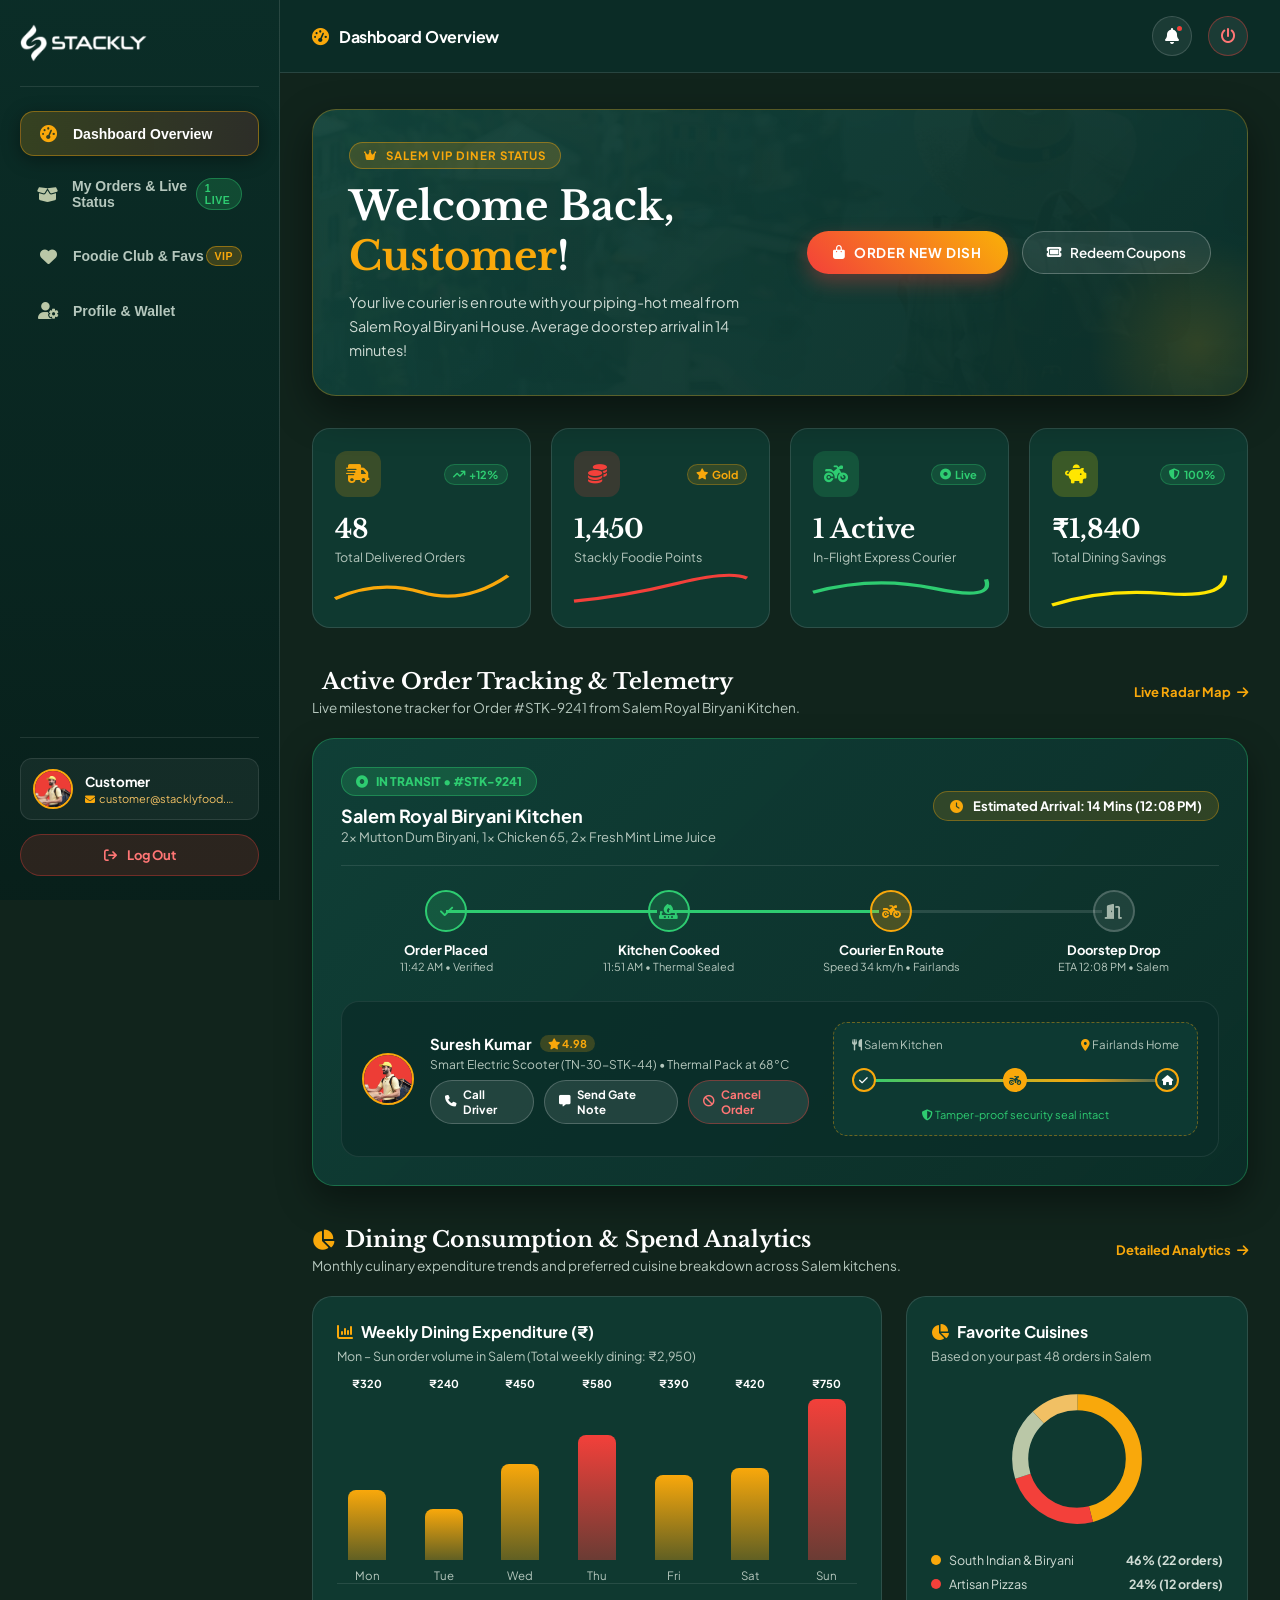
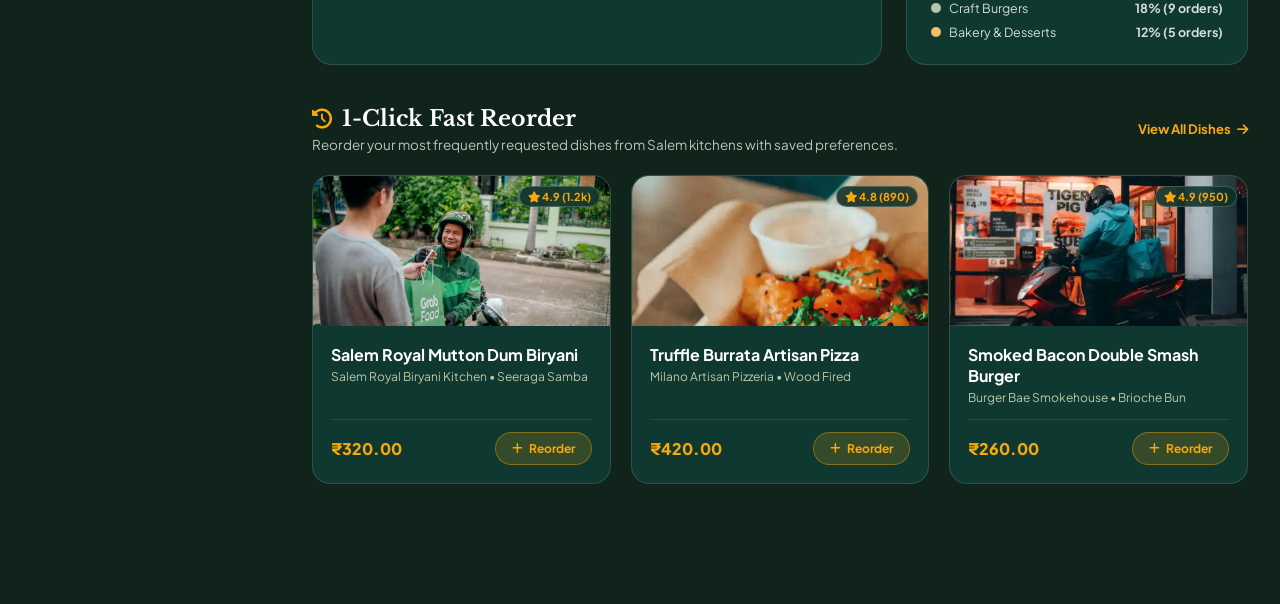
<file: userdashboard.html>
<!DOCTYPE html>
<html lang="en">

<head>
    <meta charset="UTF-8" />
    <meta name="viewport" content="width=device-width, initial-scale=1.0, maximum-scale=5.0" />
    <title>Stackly Diner Dashboard | Live Orders, Foodie Club &amp; Wallet</title>

    <!-- Favicon -->
    <link href="./image/6704df7c0db5f1ef46078225_Favicon.webp" rel="shortcut icon" type="image/x-icon" />
    <link href="./image/6704df858576da228d02e0d8_Webclip.webp" rel="apple-touch-icon" />

    <!-- Google Fonts -->
    <link rel="preconnect" href="https://fonts.googleapis.com" />
    <link rel="preconnect" href="https://fonts.gstatic.com" crossorigin />
    <link href="https://fonts.googleapis.com/css2?family=Libre+Baskerville:ital,wght@0,400;0,700;1,400&family=Plus+Jakarta+Sans:wght@300;400;500;600;700;800&family=Raleway:wght@300;400;500;600;700;800&display=swap" rel="stylesheet" />

    <!-- Font Awesome 6 (Strictly 0 Keyboard Emojis) -->
    <link rel="stylesheet" href="https://cdnjs.cloudflare.com/ajax/libs/font-awesome/6.5.1/css/all.min.css" integrity="sha512-DTOQO9RWCH3ppGqcWaEA1BIZOC6xxalwEsw9c2QQeAIftl+Vegovlnee1c9QX4TctnWMn13TZye+giMm8e2LwA==" crossorigin="anonymous" referrerpolicy="no-referrer" />

    <!-- Anti-Flash Instant Position Restorer -->
    <script>
        (function() {
            try {
                if ('scrollRestoration' in history) {
                    history.scrollRestoration = 'manual';
                }
                var isLogoReset = sessionStorage.getItem('stackly_logo_reset') === '1';
                var p = new URLSearchParams(window.location.search);
                var isRestoring = !isLogoReset && (p.has('restore_pos') || sessionStorage.getItem('stackly_restore_active') === '1');
                if (isRestoring) {
                    document.documentElement.classList.add('stackly-restoring-pos');
                } else {
                    document.documentElement.classList.remove('stackly-restoring-pos');
                    window.scrollTo(0, 0);
                }
            } catch (e) {}
        })();
    </script>
    <style>
        html.stackly-restoring-pos {
            scroll-behavior: auto !important;
        }
        html.stackly-restoring-pos body {
            opacity: 0 !important;
            visibility: hidden !important;
        }
    </style>

    <style>
        :root {
            --primary: #f9a80b;
            --primary-dark: #10423a;
            --primary-green: #11241c;
            --light-green: #bac7a7;
            --white: #ffffff;
            --primary-light: #f7f8fc;
            --pink: #f3403a;
            --light-yellow: #f1c064;
            --paragraph-gray: #b5c7bd;
            --border-card: rgba(255, 255, 255, 0.12);
            --bg-card: rgba(16, 66, 58, 0.72);
            --bg-card-hover: rgba(16, 66, 58, 0.9);
            --sidebar-width: 280px;
        }

        *, *::before, *::after {
            box-sizing: border-box;
            margin: 0;
            padding: 0;
        }

        html {
            scroll-behavior: smooth;
            overflow-x: clip;
        }

        body {
            background-color: var(--primary-green);
            color: var(--white);
            font-family: 'Plus Jakarta Sans', sans-serif;
            overflow-x: clip;
            min-height: 100vh;
            display: flex;
        }

        /* --- DASHBOARD SIDEBAR (DESKTOP) --- */
        .dash-sidebar {
            width: var(--sidebar-width);
            height: 100vh;
            position: fixed;
            left: 0;
            top: 0;
            background: linear-gradient(180deg, rgba(11, 46, 40, 0.98) 0%, rgba(8, 32, 27, 0.99) 100%);
            border-right: 1px solid var(--border-card);
            display: flex;
            flex-direction: column;
            justify-content: space-between;
            z-index: 1000;
            padding: 24px 20px;
            box-sizing: border-box;
            transition: transform 0.3s cubic-bezier(0.4, 0, 0.2, 1);
            backdrop-filter: blur(20px);
        }

        .sidebar-brand-wrap {
            display: flex;
            align-items: center;
            justify-content: space-between;
            padding-bottom: 24px;
            border-bottom: 1px solid rgba(255, 255, 255, 0.1);
            margin-bottom: 24px;
        }

        .dashboard-logo-link {
            display: inline-flex;
            align-items: center;
            gap: 12px;
            text-decoration: none;
            cursor: pointer;
        }

        .dashboard-logo-img {
            height: 38px;
            width: auto;
            object-fit: contain;
            display: block;
        }

        .sidebar-close-btn {
            display: none;
            background: rgba(255, 255, 255, 0.1);
            border: 1px solid rgba(255, 255, 255, 0.2);
            color: #ffffff;
            width: 36px;
            height: 36px;
            border-radius: 50%;
            align-items: center;
            justify-content: center;
            font-size: 16px;
            cursor: pointer;
            transition: all 0.2s;
        }

        .sidebar-close-btn:hover {
            background: var(--pink);
            border-color: var(--pink);
        }

        /* Nav List */
        .sidebar-nav-list {
            list-style: none;
            display: flex;
            flex-direction: column;
            gap: 8px;
            flex-grow: 1;
        }

        .sidebar-nav-item {
            width: 100%;
        }

        .sidebar-nav-btn {
            width: 100%;
            display: flex;
            align-items: center;
            justify-content: space-between;
            padding: 13px 16px;
            border-radius: 14px;
            border: 1px solid transparent;
            background: transparent;
            color: #b5c7bd;
            font-size: 14px;
            font-weight: 600;
            cursor: pointer;
            text-align: left;
            transition: all 0.25s ease;
            text-decoration: none;
        }

        .sidebar-nav-btn > div:first-child {
            display: flex;
            align-items: center;
            gap: 14px;
        }

        .sidebar-nav-btn i {
            font-size: 17px;
            width: 22px;
            text-align: center;
            color: var(--light-green);
            transition: color 0.25s;
        }

        .sidebar-nav-btn:hover {
            background: rgba(255, 255, 255, 0.06);
            color: #ffffff;
            border-color: rgba(255, 255, 255, 0.12);
        }

        .sidebar-nav-btn:hover i {
            color: var(--primary);
        }

        .sidebar-nav-btn.active {
            background: linear-gradient(90deg, rgba(249, 168, 11, 0.18) 0%, rgba(243, 64, 58, 0.15) 100%);
            border-color: rgba(249, 168, 11, 0.4);
            color: #ffffff;
            box-shadow: 0 4px 18px rgba(0, 0, 0, 0.35);
        }

        .sidebar-nav-btn.active i {
            color: var(--primary);
        }

        .nav-pill-badge {
            font-size: 10.5px;
            font-weight: 700;
            padding: 3px 8px;
            border-radius: 50px;
            text-transform: uppercase;
            letter-spacing: 0.5px;
        }

        .nav-pill-badge.live {
            background: rgba(46, 204, 113, 0.2);
            border: 1px solid rgba(46, 204, 113, 0.4);
            color: #2ecc71;
            animation: pulseGlowGreen 2s infinite;
        }

        .nav-pill-badge.vip {
            background: rgba(249, 168, 11, 0.2);
            border: 1px solid rgba(249, 168, 11, 0.45);
            color: var(--primary);
        }

        @keyframes pulseGlowGreen {
            0% { box-shadow: 0 0 0 0 rgba(46, 204, 113, 0.4); }
            70% { box-shadow: 0 0 0 6px rgba(46, 204, 113, 0); }
            100% { box-shadow: 0 0 0 0 rgba(46, 204, 113, 0); }
        }

        /* Sidebar Footer */
        .sidebar-footer-wrap {
            padding-top: 20px;
            border-top: 1px solid rgba(255, 255, 255, 0.1);
            display: flex;
            flex-direction: column;
            gap: 14px;
        }

        .user-profile-chip {
            display: flex;
            align-items: center;
            gap: 12px;
            padding: 10px 12px;
            border-radius: 12px;
            background: rgba(255, 255, 255, 0.05);
            border: 1px solid rgba(255, 255, 255, 0.1);
        }

        .user-chip-avatar {
            width: 40px;
            height: 40px;
            border-radius: 50%;
            object-fit: cover;
            border: 2px solid var(--primary);
        }

        .user-chip-info {
            flex-grow: 1;
            overflow: hidden;
        }

        .user-chip-name {
            font-size: 13.5px;
            font-weight: 700;
            color: #ffffff;
            white-space: nowrap;
            overflow: hidden;
            text-overflow: ellipsis;
            margin-bottom: 2px;
        }

        .user-chip-tier {
            font-size: 11px;
            color: var(--light-yellow);
            display: flex;
            align-items: center;
            gap: 4px;
        }

        .sidebar-logout-btn {
            display: flex;
            align-items: center;
            justify-content: center;
            gap: 10px;
            width: 100%;
            padding: 12px 16px;
            border-radius: 50px;
            background: rgba(243, 64, 58, 0.15);
            border: 1px solid rgba(243, 64, 58, 0.35);
            color: #ff7675;
            font-size: 13px;
            font-weight: 700;
            text-decoration: none;
            cursor: pointer;
            transition: all 0.25s ease;
        }

        .sidebar-logout-btn:hover {
            background: var(--pink);
            color: #ffffff;
            border-color: var(--pink);
            transform: translateY(-2px);
            box-shadow: 0 8px 20px rgba(243, 64, 58, 0.4);
        }

        /* --- MAIN DASHBOARD CONTAINER --- */
        .dash-main-wrap {
            margin-left: var(--sidebar-width);
            flex-grow: 1;
            min-height: 100vh;
            display: flex;
            flex-direction: column;
            background-color: var(--primary-green);
            position: relative;
            width: calc(100% - var(--sidebar-width));
        }

        /* Dashboard Top Bar */
        .dash-topbar {
            position: sticky;
            top: 0;
            z-index: 900;
            background: rgba(11, 46, 40, 0.88);
            backdrop-filter: blur(16px);
            border-bottom: 1px solid var(--border-card);
            padding: 16px 32px;
            display: flex;
            align-items: center;
            justify-content: space-between;
            gap: 20px;
            box-sizing: border-box;
        }

        .topbar-left {
            display: flex;
            align-items: center;
            gap: 16px;
            min-width: 0;
        }

        .mobile-sidebar-toggle {
            display: none;
            background: rgba(255, 255, 255, 0.08);
            border: 1px solid rgba(255, 255, 255, 0.2);
            color: #ffffff;
            width: 42px;
            height: 42px;
            border-radius: 12px;
            align-items: center;
            justify-content: center;
            font-size: 18px;
            cursor: pointer;
            flex-shrink: 0;
        }

        .topbar-page-indicator {
            display: flex;
            align-items: center;
            gap: 10px;
            font-size: 16px;
            font-weight: 700;
            color: #ffffff;
            letter-spacing: -0.2px;
            white-space: nowrap;
            min-width: 0;
        }

        .topbar-page-indicator span {
            white-space: nowrap;
            overflow: hidden;
            text-overflow: ellipsis;
        }

        .topbar-page-indicator i {
            color: var(--primary);
            font-size: 17px;
            flex-shrink: 0;
        }

        .topbar-search-form {
            display: flex;
            align-items: center;
            position: relative;
            width: 380px;
            max-width: 100%;
        }

        .topbar-search-input {
            width: 100%;
            background: rgba(255, 255, 255, 0.07);
            border: 1px solid rgba(255, 255, 255, 0.18);
            border-radius: 50px;
            padding: 10px 42px 10px 18px;
            font-size: 13.5px;
            color: #ffffff;
            outline: none;
            transition: all 0.25s;
        }

        .topbar-search-input:focus {
            border-color: var(--primary);
            background: rgba(255, 255, 255, 0.12);
        }

        .topbar-search-btn {
            position: absolute;
            right: 14px;
            background: transparent;
            border: none;
            color: var(--primary);
            font-size: 14px;
            cursor: pointer;
        }

        .topbar-right {
            display: flex;
            align-items: center;
            gap: 16px;
        }

        .topbar-action-icon {
            width: 40px;
            height: 40px;
            border-radius: 50%;
            background: rgba(255, 255, 255, 0.07);
            border: 1px solid rgba(255, 255, 255, 0.15);
            display: flex;
            align-items: center;
            justify-content: center;
            color: #ffffff;
            text-decoration: none;
            position: relative;
            transition: all 0.2s;
        }

        .topbar-action-icon:hover {
            background: var(--primary);
            border-color: var(--primary);
            color: var(--primary-dark);
        }

        .icon-badge-dot {
            position: absolute;
            top: 7px;
            right: 7px;
            width: 9px;
            height: 9px;
            border-radius: 50%;
            background: var(--pink);
            border: 2px solid var(--primary-dark);
        }

        .wallet-pill-chip {
            display: inline-flex;
            align-items: center;
            gap: 8px;
            padding: 8px 16px;
            background: rgba(249, 168, 11, 0.15);
            border: 1px solid rgba(249, 168, 11, 0.35);
            border-radius: 50px;
            color: #ffffff;
            font-size: 13px;
            font-weight: 700;
            text-decoration: none;
            transition: all 0.2s;
        }

        .wallet-pill-chip i {
            color: var(--primary);
        }

        .wallet-pill-chip:hover {
            background: var(--primary);
            color: var(--primary-dark);
        }

        .wallet-pill-chip:hover i {
            color: var(--primary-dark);
        }

        /* --- DASHBOARD TAB CONTENT VIEWS --- */
        .dash-content-area {
            padding: 36px 32px 80px;
            flex-grow: 1;
            width: 100%;
            box-sizing: border-box;
        }

        .dash-tab-pane {
            display: none;
            animation: fadeInTab 0.35s ease;
        }

        .dash-tab-pane.active {
            display: block;
        }

        @keyframes fadeInTab {
            from { opacity: 0; transform: translateY(8px); }
            to { opacity: 1; transform: translateY(0); }
        }

        /* Common Section Containers */
        .dash-section-block {
            margin-bottom: 40px;
        }

        .dash-section-header {
            display: flex;
            align-items: center;
            justify-content: space-between;
            flex-wrap: wrap;
            gap: 16px;
            margin-bottom: 22px;
        }

        .dash-section-title-wrap {
            display: flex;
            flex-direction: column;
            gap: 4px;
        }

        .dash-section-title {
            font-family: 'Libre Baskerville', serif;
            font-size: 22px;
            font-weight: 700;
            color: #ffffff;
            display: flex;
            align-items: center;
            gap: 10px;
            margin: 0;
        }

        .dash-section-title i {
            color: var(--primary);
            font-size: 20px;
        }

        .dash-section-desc {
            font-size: 13.5px;
            color: var(--paragraph-gray);
            margin: 0;
        }

        .dash-section-link {
            display: inline-flex;
            align-items: center;
            gap: 6px;
            color: var(--primary);
            font-size: 13px;
            font-weight: 700;
            text-decoration: none;
            transition: color 0.2s;
        }

        .dash-section-link:hover {
            color: var(--light-yellow);
            text-decoration: underline;
        }

        /* Common Card Styles */
        .dash-card {
            background: var(--bg-card);
            backdrop-filter: blur(14px);
            border: 1px solid var(--border-card);
            border-radius: 20px;
            padding: 24px;
            transition: all 0.3s ease;
            box-sizing: border-box;
        }

        .dash-card:hover {
            border-color: rgba(249, 168, 11, 0.4);
            box-shadow: 0 12px 30px rgba(0, 0, 0, 0.35);
        }

        /* --- 1. OVERVIEW: WELCOME HERO --- */
        .overview-welcome-banner {
            background: linear-gradient(135deg, rgba(16, 66, 58, 0.95) 0%, rgba(11, 46, 40, 0.98) 100%),
                        url('./image/66fe8c046579ed03ca36405f_Banner-6.webp') center/cover;
            border: 1px solid rgba(249, 168, 11, 0.3);
            border-radius: 24px;
            padding: 32px 36px;
            display: flex;
            align-items: center;
            justify-content: space-between;
            gap: 28px;
            margin-bottom: 32px;
            position: relative;
            overflow: hidden;
            box-shadow: 0 15px 40px rgba(0, 0, 0, 0.45);
        }

        .overview-welcome-banner::after {
            content: '';
            position: absolute;
            right: -60px;
            bottom: -60px;
            width: 220px;
            height: 220px;
            border-radius: 50%;
            background: radial-gradient(circle, rgba(249, 168, 11, 0.15) 0%, transparent 70%);
            pointer-events: none;
        }

        .welcome-text-wrap {
            position: relative;
            z-index: 2;
        }

        .welcome-badge-tag {
            display: inline-flex;
            align-items: center;
            gap: 8px;
            padding: 5px 14px;
            border-radius: 50px;
            background: rgba(249, 168, 11, 0.18);
            border: 1px solid rgba(249, 168, 11, 0.4);
            color: var(--primary);
            font-size: 11.5px;
            font-weight: 700;
            text-transform: uppercase;
            letter-spacing: 1px;
            margin-bottom: 12px;
        }

        .welcome-title {
            font-family: 'Libre Baskerville', serif;
            font-size: clamp(1.8rem, 3.2vw, 2.5rem);
            font-weight: 700;
            color: #ffffff;
            margin: 0 0 10px 0;
            line-height: 1.25;
        }

        .welcome-title span {
            color: var(--primary);
        }

        .welcome-subtitle {
            font-size: 14.5px;
            color: #d1ddd6;
            max-width: 620px;
            line-height: 1.65;
            margin: 0;
        }

        .welcome-action-group {
            display: flex;
            align-items: center;
            gap: 14px;
            position: relative;
            z-index: 2;
            flex-shrink: 0;
        }

        .btn-dash-primary {
            display: inline-flex;
            align-items: center;
            gap: 8px;
            background: linear-gradient(45deg, var(--pink), var(--primary) 92%);
            color: #ffffff;
            font-size: 13.5px;
            font-weight: 700;
            text-transform: uppercase;
            letter-spacing: 0.8px;
            padding: 13px 26px;
            border-radius: 50px;
            text-decoration: none;
            box-shadow: 0 8px 20px rgba(243, 64, 58, 0.35);
            transition: all 0.25s ease;
            border: none;
            cursor: pointer;
            white-space: nowrap;
        }

        .btn-dash-primary:hover {
            transform: translateY(-2px);
            box-shadow: 0 12px 28px rgba(249, 168, 11, 0.45);
            color: #ffffff;
        }

        .btn-dash-secondary {
            display: inline-flex;
            align-items: center;
            gap: 8px;
            background: rgba(255, 255, 255, 0.08);
            border: 1px solid rgba(255, 255, 255, 0.25);
            color: #ffffff;
            font-size: 13.5px;
            font-weight: 600;
            padding: 12px 24px;
            border-radius: 50px;
            text-decoration: none;
            transition: all 0.25s ease;
            white-space: nowrap;
        }

        .btn-dash-secondary:hover {
            background: rgba(255, 255, 255, 0.16);
            border-color: var(--primary);
            color: var(--primary);
        }

        /* Metric Stats Grid */
        .metrics-stats-grid {
            display: grid;
            grid-template-columns: repeat(4, 1fr);
            gap: 20px;
            margin-bottom: 36px;
        }

        .metric-stat-card {
            background: var(--bg-card);
            border: 1px solid var(--border-card);
            border-radius: 18px;
            padding: 22px;
            display: flex;
            flex-direction: column;
            justify-content: space-between;
            transition: all 0.3s ease;
        }

        .metric-stat-card:hover {
            transform: translateY(-4px);
            border-color: rgba(249, 168, 11, 0.45);
        }

        .metric-card-top {
            display: flex;
            align-items: center;
            justify-content: space-between;
            margin-bottom: 16px;
        }

        .metric-icon-box {
            width: 46px;
            height: 46px;
            border-radius: 12px;
            display: flex;
            align-items: center;
            justify-content: center;
            font-size: 19px;
        }

        .metric-icon-box.gold { background: rgba(249, 168, 11, 0.18); color: var(--primary); }
        .metric-icon-box.pink { background: rgba(243, 64, 58, 0.18); color: var(--pink); }
        .metric-icon-box.green { background: rgba(46, 204, 113, 0.18); color: #2ecc71; }
        .metric-icon-box.yellow { background: rgba(255, 230, 0, 0.18); color: #ffe600; }

        .metric-trend-pill {
            font-size: 11px;
            font-weight: 700;
            padding: 3px 8px;
            border-radius: 50px;
            display: inline-flex;
            align-items: center;
            gap: 4px;
        }

        .metric-trend-pill.up {
            background: rgba(46, 204, 113, 0.15);
            color: #2ecc71;
            border: 1px solid rgba(46, 204, 113, 0.3);
        }

        .metric-trend-pill.active {
            background: rgba(249, 168, 11, 0.15);
            color: var(--primary);
            border: 1px solid rgba(249, 168, 11, 0.3);
        }

        .metric-card-number {
            font-family: 'Libre Baskerville', serif;
            font-size: 26px;
            font-weight: 700;
            color: #ffffff;
            margin-bottom: 4px;
        }

        .metric-card-label {
            font-size: 12.5px;
            color: #b5c7bd;
            margin-bottom: 8px;
        }

        .metric-sparkline-svg {
            width: 100%;
            height: 32px;
            overflow: visible;
        }

        /* --- 2. LIVE ACTIVE TRACKING CARD --- */
        .live-active-delivery-card {
            background: linear-gradient(135deg, rgba(16, 66, 58, 0.9) 0%, rgba(11, 46, 40, 0.95) 100%);
            border: 1px solid rgba(46, 204, 113, 0.35);
            border-radius: 22px;
            padding: 28px;
            margin-bottom: 36px;
            box-shadow: 0 15px 35px rgba(0, 0, 0, 0.4);
            position: relative;
        }

        .live-card-header {
            display: flex;
            align-items: center;
            justify-content: space-between;
            flex-wrap: wrap;
            gap: 16px;
            padding-bottom: 20px;
            border-bottom: 1px solid rgba(255, 255, 255, 0.1);
            margin-bottom: 24px;
        }

        .live-order-badge {
            display: inline-flex;
            align-items: center;
            gap: 8px;
            font-size: 12px;
            font-weight: 800;
            padding: 6px 14px;
            border-radius: 50px;
            background: rgba(46, 204, 113, 0.2);
            border: 1px solid rgba(46, 204, 113, 0.4);
            color: #2ecc71;
            text-transform: uppercase;
        }

        .live-eta-box {
            display: flex;
            align-items: center;
            gap: 10px;
            background: rgba(249, 168, 11, 0.15);
            border: 1px solid rgba(249, 168, 11, 0.35);
            padding: 6px 16px;
            border-radius: 50px;
            color: #ffffff;
            font-size: 13px;
            font-weight: 700;
        }

        .live-eta-box span.eta-num {
            color: var(--primary);
            font-size: 15px;
        }

        /* Timeline Stepper */
        .dash-timeline-grid {
            display: grid;
            grid-template-columns: repeat(4, 1fr);
            gap: 12px;
            margin-bottom: 28px;
            position: relative;
        }

        .dash-step-item {
            text-align: center;
            position: relative;
        }

        .dash-step-item::after {
            content: '';
            position: absolute;
            top: 20px;
            left: 50%;
            width: 100%;
            height: 3px;
            background: rgba(255, 255, 255, 0.12);
            z-index: 1;
        }

        .dash-step-item:last-child::after {
            display: none;
        }

        .dash-step-item.done::after {
            background: #2ecc71;
        }

        .dash-step-circle {
            width: 42px;
            height: 42px;
            border-radius: 50%;
            background: rgba(255, 255, 255, 0.08);
            border: 2px solid rgba(255, 255, 255, 0.2);
            color: #a4b7ab;
            display: flex;
            align-items: center;
            justify-content: center;
            font-size: 15px;
            margin: 0 auto 10px auto;
            position: relative;
            z-index: 2;
        }

        .dash-step-item.done .dash-step-circle {
            background: rgba(46, 204, 113, 0.2);
            border-color: #2ecc71;
            color: #2ecc71;
        }

        .dash-step-item.active .dash-step-circle {
            background: rgba(249, 168, 11, 0.25);
            border-color: var(--primary);
            color: var(--primary);
            animation: pulseCircle 2s infinite;
        }

        @keyframes pulseCircle {
            0% { transform: scale(1); box-shadow: 0 0 0 0 rgba(249, 168, 11, 0.5); }
            70% { transform: scale(1.06); box-shadow: 0 0 0 8px rgba(249, 168, 11, 0); }
            100% { transform: scale(1); box-shadow: 0 0 0 0 rgba(249, 168, 11, 0); }
        }

        .dash-step-title {
            font-size: 13px;
            font-weight: 700;
            color: #ffffff;
            margin-bottom: 2px;
        }

        .dash-step-time {
            font-size: 11px;
            color: var(--paragraph-gray);
        }

        /* Courier & Route Split */
        .live-courier-row {
            display: grid;
            grid-template-columns: 1.1fr 0.9fr;
            gap: 24px;
            align-items: center;
            background: rgba(11, 46, 40, 0.8);
            border: 1px solid rgba(255, 255, 255, 0.08);
            border-radius: 18px;
            padding: 20px;
        }

        .courier-info-left {
            display: flex;
            align-items: center;
            gap: 16px;
        }

        .courier-avatar-img {
            width: 52px;
            height: 52px;
            border-radius: 50%;
            object-fit: cover;
            border: 2px solid var(--primary);
        }

        .courier-details-meta h4 {
            font-size: 15px;
            font-weight: 700;
            color: #ffffff;
            margin: 0 0 4px 0;
            display: flex;
            align-items: center;
            gap: 8px;
        }

        .courier-details-meta p {
            font-size: 12px;
            color: var(--paragraph-gray);
            margin: 0 0 8px 0;
        }

        .courier-contact-btns {
            display: flex;
            gap: 10px;
        }

        .courier-btn-sm {
            padding: 6px 14px;
            font-size: 11.5px;
            font-weight: 700;
            border-radius: 50px;
            text-decoration: none;
            display: inline-flex;
            align-items: center;
            gap: 6px;
            background: rgba(255, 255, 255, 0.1);
            color: #ffffff;
            border: 1px solid rgba(255, 255, 255, 0.2);
            transition: all 0.2s;
        }

        .courier-btn-sm:hover {
            background: var(--primary);
            color: var(--primary-dark);
            border-color: var(--primary);
        }

        /* Route map illustration */
        .courier-map-preview {
            background: rgba(16, 66, 58, 0.6);
            border: 1px dashed rgba(249, 168, 11, 0.4);
            border-radius: 14px;
            padding: 14px 18px;
            display: flex;
            flex-direction: column;
            gap: 8px;
        }

        .map-route-line {
            display: flex;
            align-items: center;
            justify-content: space-between;
            position: relative;
            margin: 8px 0;
        }

        .map-route-bar {
            position: absolute;
            left: 10px;
            right: 10px;
            height: 3px;
            background: linear-gradient(90deg, #2ecc71 0%, var(--primary) 70%, rgba(255, 255, 255, 0.2) 100%);
            z-index: 1;
        }

        .map-node {
            width: 24px;
            height: 24px;
            border-radius: 50%;
            background: var(--primary-dark);
            border: 2px solid var(--primary);
            display: flex;
            align-items: center;
            justify-content: center;
            font-size: 10px;
            color: #ffffff;
            position: relative;
            z-index: 2;
        }

        /* --- 3. CHARTS & ANALYTICS SPLIT --- */
        .dash-charts-grid {
            display: grid;
            grid-template-columns: 1.25fr 0.75fr;
            gap: 24px;
            margin-bottom: 36px;
        }

        .chart-card-box {
            background: var(--bg-card);
            border: 1px solid var(--border-card);
            border-radius: 20px;
            padding: 24px;
            display: flex;
            flex-direction: column;
        }

        .chart-card-title {
            font-size: 16px;
            font-weight: 700;
            color: #ffffff;
            margin: 0 0 6px 0;
            display: flex;
            align-items: center;
            gap: 8px;
        }

        .chart-card-title i {
            color: var(--primary);
        }

        .chart-card-sub {
            font-size: 12.5px;
            color: var(--paragraph-gray);
            margin: 0 0 20px 0;
        }

        /* SVG Bar Chart */
        .svg-bar-chart-wrap {
            width: 100%;
            height: 200px;
            display: flex;
            align-items: flex-end;
            gap: 16px;
            padding-top: 15px;
            border-bottom: 1px solid rgba(255, 255, 255, 0.1);
            position: relative;
            margin-bottom: 12px;
        }

        .bar-col-item {
            flex: 1;
            display: flex;
            flex-direction: column;
            align-items: center;
            height: 100%;
            justify-content: flex-end;
            position: relative;
        }

        .bar-pillar {
            width: 100%;
            max-width: 38px;
            border-radius: 8px 8px 0 0;
            background: linear-gradient(180deg, var(--primary) 0%, rgba(249, 168, 11, 0.35) 100%);
            transition: all 0.3s ease;
            cursor: pointer;
            position: relative;
        }

        .bar-pillar:hover {
            background: linear-gradient(180deg, #ffffff 0%, var(--primary) 100%);
            transform: scaleY(1.04);
            transform-origin: bottom;
        }

        .bar-pillar.peak {
            background: linear-gradient(180deg, var(--pink) 0%, rgba(243, 64, 58, 0.4) 100%);
        }

        .bar-label-day {
            font-size: 11.5px;
            color: #b5c7bd;
            margin-top: 8px;
        }

        .bar-amount-tip {
            font-size: 11px;
            font-weight: 700;
            color: #ffffff;
            position: absolute;
            top: -22px;
            white-space: nowrap;
        }

        /* Donut Chart */
        .donut-chart-container {
            display: flex;
            flex-direction: column;
            align-items: center;
            justify-content: center;
            flex-grow: 1;
        }

        .donut-svg-graphic {
            width: 150px;
            height: 150px;
            margin-bottom: 18px;
        }

        .donut-legend-list {
            list-style: none;
            display: flex;
            flex-direction: column;
            gap: 8px;
            width: 100%;
        }

        .donut-legend-item {
            display: flex;
            align-items: center;
            justify-content: space-between;
            font-size: 12.5px;
            color: #d1ddd6;
        }

        .donut-legend-left {
            display: flex;
            align-items: center;
            gap: 8px;
        }

        .donut-color-dot {
            width: 10px;
            height: 10px;
            border-radius: 50%;
        }

        /* --- 4. REORDER FAVORITES GRID --- */
        .reorder-cards-grid {
            display: grid;
            grid-template-columns: repeat(3, 1fr);
            gap: 20px;
        }

        .reorder-dish-card {
            background: var(--bg-card);
            border: 1px solid var(--border-card);
            border-radius: 18px;
            overflow: hidden;
            display: flex;
            flex-direction: column;
            justify-content: space-between;
            transition: all 0.3s ease;
        }

        .reorder-dish-card:hover {
            transform: translateY(-5px);
            border-color: rgba(249, 168, 11, 0.45);
        }

        .dish-card-img-wrap {
            width: 100%;
            height: 150px;
            position: relative;
            overflow: hidden;
        }

        .dish-card-img {
            width: 100%;
            height: 100%;
            object-fit: cover;
            transition: transform 0.4s ease;
        }

        .reorder-dish-card:hover .dish-card-img {
            transform: scale(1.08);
        }

        .dish-badge-pill {
            position: absolute;
            top: 10px;
            right: 10px;
            background: rgba(11, 46, 40, 0.85);
            border: 1px solid rgba(255, 255, 255, 0.2);
            color: var(--primary);
            font-size: 11px;
            font-weight: 700;
            padding: 3px 8px;
            border-radius: 50px;
            backdrop-filter: blur(8px);
        }

        .dish-card-body {
            padding: 18px;
            flex-grow: 1;
            display: flex;
            flex-direction: column;
            justify-content: space-between;
        }

        .dish-card-title {
            font-size: 16px;
            font-weight: 700;
            color: #ffffff;
            margin: 0 0 4px 0;
        }

        .dish-card-kitchen {
            font-size: 12px;
            color: var(--light-green);
            margin: 0 0 14px 0;
        }

        .dish-card-footer {
            display: flex;
            align-items: center;
            justify-content: space-between;
            padding-top: 12px;
            border-top: 1px solid rgba(255, 255, 255, 0.08);
        }

        .dish-price {
            font-size: 16px;
            font-weight: 800;
            color: var(--primary);
        }

        .dish-reorder-btn {
            padding: 8px 16px;
            font-size: 12px;
            font-weight: 700;
            border-radius: 50px;
            background: rgba(249, 168, 11, 0.16);
            border: 1px solid rgba(249, 168, 11, 0.4);
            color: var(--primary);
            text-decoration: none;
            display: inline-flex;
            align-items: center;
            gap: 6px;
            transition: all 0.2s;
        }

        .dish-reorder-btn:hover {
            background: var(--primary);
            color: var(--primary-dark);
        }

        /* --- TAB 2: MY ORDERS STYLES --- */
        .orders-filter-bar {
            display: flex;
            align-items: center;
            justify-content: space-between;
            flex-wrap: wrap;
            gap: 14px;
            margin-bottom: 24px;
        }

        .orders-tabs-nav {
            display: flex;
            gap: 8px;
        }

        .order-filter-pill {
            padding: 8px 18px;
            font-size: 12.5px;
            font-weight: 600;
            border-radius: 50px;
            border: 1px solid rgba(255, 255, 255, 0.15);
            background: rgba(255, 255, 255, 0.06);
            color: #d1ddd6;
            cursor: pointer;
            transition: all 0.2s;
            text-decoration: none;
        }

        .order-filter-pill.active,
        .order-filter-pill:hover {
            background: var(--primary);
            color: var(--primary-dark);
            border-color: var(--primary);
            font-weight: 700;
        }

        .orders-list-wrap {
            display: flex;
            flex-direction: column;
            gap: 18px;
        }

        .order-receipt-card {
            background: var(--bg-card);
            border: 1px solid var(--border-card);
            border-radius: 18px;
            padding: 22px;
            display: flex;
            flex-direction: column;
            gap: 16px;
            transition: all 0.25s ease;
        }

        .order-receipt-card:hover {
            border-color: rgba(249, 168, 11, 0.4);
        }

        .order-card-header {
            display: flex;
            align-items: center;
            justify-content: space-between;
            flex-wrap: wrap;
            gap: 12px;
            padding-bottom: 14px;
            border-bottom: 1px solid rgba(255, 255, 255, 0.08);
        }

        .order-meta-info {
            display: flex;
            align-items: center;
            gap: 14px;
        }

        .order-kitchen-thumb {
            width: 44px;
            height: 44px;
            border-radius: 12px;
            object-fit: cover;
            border: 1px solid var(--primary);
        }

        .order-kitchen-name {
            font-size: 15.5px;
            font-weight: 700;
            color: #ffffff;
            margin: 0 0 2px 0;
        }

        .order-time-stamp {
            font-size: 11.5px;
            color: var(--paragraph-gray);
            margin: 0;
        }

        .order-status-badge {
            font-size: 11px;
            font-weight: 700;
            padding: 4px 12px;
            border-radius: 50px;
            text-transform: uppercase;
        }

        .order-status-badge.delivered {
            background: rgba(46, 204, 113, 0.16);
            border: 1px solid rgba(46, 204, 113, 0.35);
            color: #2ecc71;
        }

        .order-items-snippet {
            font-size: 13.5px;
            color: #d1ddd6;
            line-height: 1.6;
        }

        .order-card-actions {
            display: flex;
            align-items: center;
            justify-content: space-between;
            flex-wrap: wrap;
            gap: 12px;
            padding-top: 14px;
            border-top: 1px solid rgba(255, 255, 255, 0.08);
        }

        .order-price-bold {
            font-size: 17px;
            font-weight: 800;
            color: var(--primary);
        }

        .order-btns-group {
            display: flex;
            align-items: center;
            gap: 10px;
        }

        .order-action-btn {
            font-size: 12px;
            font-weight: 600;
            padding: 7px 16px;
            border-radius: 50px;
            text-decoration: none;
            display: inline-flex;
            align-items: center;
            gap: 6px;
            border: 1px solid rgba(255, 255, 255, 0.18);
            background: rgba(255, 255, 255, 0.06);
            color: #ffffff;
            transition: all 0.2s;
        }

        .order-action-btn:hover {
            background: var(--primary);
            color: var(--primary-dark);
            border-color: var(--primary);
        }

        .order-action-btn.reorder {
            background: rgba(249, 168, 11, 0.16);
            border-color: rgba(249, 168, 11, 0.4);
            color: var(--primary);
        }

        .order-action-btn.reorder:hover {
            background: var(--primary);
            color: var(--primary-dark);
        }

        /* --- TAB 3: FAVORITES & FOODIE CLUB STYLES --- */
        .vip-club-gold-card {
            background: linear-gradient(135deg, rgba(249, 168, 11, 0.22) 0%, rgba(16, 66, 58, 0.95) 60%, rgba(11, 46, 40, 0.98) 100%),
                        url('./image/6703d29eef44ddcd9ec29c76_World-p-800.webp') center/cover;
            border: 1.5px solid rgba(249, 168, 11, 0.5);
            border-radius: 22px;
            padding: 30px;
            margin-bottom: 36px;
            position: relative;
            overflow: hidden;
            box-shadow: 0 15px 40px rgba(0, 0, 0, 0.45);
        }

        .vip-card-top {
            display: flex;
            align-items: center;
            justify-content: space-between;
            margin-bottom: 24px;
        }

        .vip-card-title {
            font-family: 'Libre Baskerville', serif;
            font-size: 24px;
            font-weight: 700;
            color: #ffffff;
            margin: 0 0 4px 0;
            display: flex;
            align-items: center;
            gap: 10px;
        }

        .vip-card-title i {
            color: var(--primary);
        }

        .vip-pass-id {
            font-size: 12px;
            color: var(--light-yellow);
            font-family: monospace;
            letter-spacing: 1.5px;
        }

        .vip-points-meter {
            margin-bottom: 20px;
        }

        .vip-progress-bar-bg {
            width: 100%;
            height: 10px;
            border-radius: 50px;
            background: rgba(255, 255, 255, 0.12);
            overflow: hidden;
            margin-bottom: 8px;
        }

        .vip-progress-fill {
            height: 100%;
            width: 72.5%;
            border-radius: 50px;
            background: linear-gradient(90deg, var(--primary) 0%, var(--pink) 100%);
        }

        .vip-meta-flex {
            display: flex;
            align-items: center;
            justify-content: space-between;
            font-size: 12px;
            color: #d1ddd6;
        }

        /* Coupons Grid */
        .coupons-grid {
            display: grid;
            grid-template-columns: repeat(4, 1fr);
            gap: 16px;
            margin-bottom: 36px;
        }

        .coupon-scratch-card {
            background: rgba(16, 66, 58, 0.85);
            border: 1.5px dashed rgba(249, 168, 11, 0.4);
            border-radius: 16px;
            padding: 18px;
            display: flex;
            flex-direction: column;
            justify-content: space-between;
            position: relative;
            overflow: hidden;
            transition: all 0.25s;
        }

        .coupon-scratch-card:hover {
            transform: translateY(-4px);
            border-color: var(--primary);
            background: rgba(16, 66, 58, 0.95);
        }

        .coupon-code-chip {
            font-family: monospace;
            font-size: 13px;
            font-weight: 700;
            color: var(--primary);
            background: rgba(249, 168, 11, 0.15);
            border: 1px solid rgba(249, 168, 11, 0.35);
            padding: 4px 10px;
            border-radius: 8px;
            width: fit-content;
            margin-bottom: 8px;
        }

        .coupon-benefit-text {
            font-size: 13.5px;
            font-weight: 700;
            color: #ffffff;
            margin: 0 0 6px 0;
        }

        .coupon-expiry {
            font-size: 11px;
            color: var(--paragraph-gray);
            margin: 0 0 12px 0;
        }

        .coupon-apply-btn {
            padding: 6px 14px;
            border-radius: 50px;
            font-size: 11.5px;
            font-weight: 700;
            text-transform: uppercase;
            text-align: center;
            background: rgba(255, 255, 255, 0.1);
            color: #ffffff;
            text-decoration: none;
            border: 1px solid rgba(255, 255, 255, 0.2);
            transition: all 0.2s;
        }

        .coupon-apply-btn:hover {
            background: var(--primary);
            color: var(--primary-dark);
            border-color: var(--primary);
        }

        /* Favorite Kitchens Grid */
        .favorite-kitchens-grid {
            display: grid;
            grid-template-columns: repeat(2, 1fr);
            gap: 22px;
            margin-bottom: 36px;
        }

        .fav-kitchen-card {
            background: var(--bg-card);
            border: 1px solid var(--border-card);
            border-radius: 20px;
            overflow: hidden;
            display: flex;
            flex-direction: column;
            transition: all 0.3s;
        }

        .fav-kitchen-card:hover {
            transform: translateY(-4px);
            border-color: rgba(249, 168, 11, 0.4);
        }

        .fav-cover-wrap {
            height: 160px;
            width: 100%;
            position: relative;
        }

        .fav-cover-img {
            width: 100%;
            height: 100%;
            object-fit: cover;
        }

        .fav-rating-pill {
            position: absolute;
            bottom: 12px;
            left: 12px;
            background: rgba(11, 46, 40, 0.9);
            border: 1px solid var(--primary);
            color: var(--primary);
            font-size: 11.5px;
            font-weight: 700;
            padding: 3px 10px;
            border-radius: 50px;
            display: flex;
            align-items: center;
            gap: 4px;
        }

        .fav-heart-btn {
            position: absolute;
            top: 12px;
            right: 12px;
            width: 36px;
            height: 36px;
            border-radius: 50%;
            background: rgba(11, 46, 40, 0.85);
            border: 1px solid rgba(243, 64, 58, 0.4);
            color: var(--pink);
            display: flex;
            align-items: center;
            justify-content: center;
            font-size: 15px;
            text-decoration: none;
        }

        .fav-kitchen-body {
            padding: 20px;
            display: flex;
            flex-direction: column;
            justify-content: space-between;
            flex-grow: 1;
        }

        /* --- TAB 4: PROFILE, ADDRESSES & WALLET STYLES --- */
        .profile-layout-grid {
            display: grid;
            grid-template-columns: 1fr 1fr;
            gap: 24px;
            margin-bottom: 36px;
        }

        .profile-user-card {
            background: var(--bg-card);
            border: 1px solid var(--border-card);
            border-radius: 20px;
            padding: 28px;
            display: flex;
            flex-direction: column;
            gap: 20px;
        }

        .profile-head-flex {
            display: flex;
            align-items: center;
            gap: 18px;
        }

        .profile-avatar-large {
            width: 72px;
            height: 72px;
            border-radius: 50%;
            object-fit: cover;
            border: 3px solid var(--primary);
            box-shadow: 0 6px 18px rgba(0, 0, 0, 0.4);
        }

        .profile-head-info h3 {
            font-size: 19px;
            font-weight: 700;
            color: #ffffff;
            margin: 0 0 4px 0;
        }

        .profile-head-info p {
            font-size: 13px;
            color: var(--paragraph-gray);
            margin: 0;
        }

        /* Preferences Toggles */
        .preferences-list {
            list-style: none;
            display: flex;
            flex-direction: column;
            gap: 12px;
        }

        .preference-item {
            display: flex;
            align-items: center;
            justify-content: space-between;
            padding: 10px 14px;
            border-radius: 12px;
            background: rgba(255, 255, 255, 0.04);
            border: 1px solid rgba(255, 255, 255, 0.08);
            font-size: 13.5px;
            color: #d1ddd6;
        }

        .toggle-switch-dummy {
            width: 38px;
            height: 22px;
            background: #2ecc71;
            border-radius: 50px;
            position: relative;
            cursor: pointer;
        }

        .toggle-switch-dummy::after {
            content: '';
            position: absolute;
            top: 2px;
            right: 2px;
            width: 18px;
            height: 18px;
            border-radius: 50%;
            background: #ffffff;
        }

        /* Saved Addresses Grid */
        .addresses-grid {
            display: grid;
            grid-template-columns: repeat(3, 1fr);
            gap: 18px;
            margin-bottom: 36px;
        }

        .address-card-box {
            background: var(--bg-card);
            border: 1px solid var(--border-card);
            border-radius: 18px;
            padding: 22px;
            display: flex;
            flex-direction: column;
            justify-content: space-between;
            position: relative;
            transition: all 0.25s;
        }

        .address-card-box:hover {
            border-color: rgba(249, 168, 11, 0.4);
        }

        .address-tag-pill {
            font-size: 11px;
            font-weight: 700;
            padding: 3px 10px;
            border-radius: 50px;
            text-transform: uppercase;
            display: inline-flex;
            align-items: center;
            gap: 6px;
            width: fit-content;
            margin-bottom: 12px;
        }

        .address-tag-pill.default {
            background: rgba(46, 204, 113, 0.18);
            border: 1px solid rgba(46, 204, 113, 0.4);
            color: #2ecc71;
        }

        .address-tag-pill.work {
            background: rgba(249, 168, 11, 0.18);
            border: 1px solid rgba(249, 168, 11, 0.4);
            color: var(--primary);
        }

        .address-tag-pill.family {
            background: rgba(243, 64, 58, 0.18);
            border: 1px solid rgba(243, 64, 58, 0.4);
            color: var(--pink);
        }

        .address-title {
            font-size: 15px;
            font-weight: 700;
            color: #ffffff;
            margin: 0 0 6px 0;
        }

        .address-text {
            font-size: 13px;
            color: var(--paragraph-gray);
            line-height: 1.6;
            margin: 0 0 16px 0;
        }

        .address-card-footer {
            display: flex;
            align-items: center;
            gap: 12px;
            padding-top: 12px;
            border-top: 1px solid rgba(255, 255, 255, 0.08);
        }

        .address-action-link {
            font-size: 12px;
            color: var(--primary);
            text-decoration: none;
            font-weight: 600;
        }

        /* Wallet Cards Split */
        .wallet-overview-grid {
            display: grid;
            grid-template-columns: 1fr 1fr;
            gap: 24px;
            margin-bottom: 36px;
        }

        .wallet-balance-card {
            background: linear-gradient(135deg, rgba(249, 168, 11, 0.18) 0%, rgba(16, 66, 58, 0.95) 100%);
            border: 1px solid rgba(249, 168, 11, 0.45);
            border-radius: 20px;
            padding: 26px;
            display: flex;
            flex-direction: column;
            justify-content: space-between;
        }

        .wallet-amount-big {
            font-family: 'Libre Baskerville', serif;
            font-size: 36px;
            font-weight: 700;
            color: #ffffff;
            margin: 12px 0 16px 0;
        }

        /* --- MOBILE OVERLAY & RESPONSIVENESS --- */
        .dash-sidebar-backdrop {
            display: none;
            position: fixed;
            inset: 0;
            background: rgba(0, 0, 0, 0.7);
            backdrop-filter: blur(4px);
            z-index: 999;
        }

        .dash-sidebar-backdrop.active {
            display: block;
        }

        @media (max-width: 1024px) {
            :root {
                --sidebar-width: 0px;
            }

            html, body {
                overflow-x: clip;
            }

            body {
                display: block;
            }

            .dash-sidebar {
                transform: translateX(-100%);
                width: 280px;
            }

            .dash-sidebar.open {
                transform: translateX(0);
            }

            .sidebar-close-btn {
                display: flex;
            }

            .dash-main-wrap {
                margin-left: 0;
                width: 100%;
                display: block;
                padding-top: 60px;
            }

            .dash-topbar {
                position: fixed;
                top: 0;
                left: 0;
                right: 0;
                width: 100%;
                height: 60px;
                padding: 10px 16px;
                z-index: 950;
                box-sizing: border-box;
                box-shadow: 0 4px 20px rgba(0, 0, 0, 0.35);
            }

            .mobile-sidebar-toggle {
                display: flex;
            }

            .metrics-stats-grid {
                grid-template-columns: repeat(2, 1fr);
            }

            .dash-charts-grid,
            .profile-layout-grid,
            .wallet-overview-grid {
                grid-template-columns: 1fr;
            }

            .reorder-cards-grid {
                grid-template-columns: repeat(2, 1fr);
            }

            .coupons-grid {
                grid-template-columns: repeat(2, 1fr);
            }

            .addresses-grid {
                grid-template-columns: repeat(2, 1fr);
            }
        }

        @media (max-width: 768px) {
            .dash-main-wrap {
                padding-top: 56px;
            }

            .dash-topbar {
                height: 56px;
                padding: 8px 12px;
                gap: 8px;
            }

            .topbar-left {
                gap: 8px;
                min-width: 0;
                flex-shrink: 1;
            }

            .topbar-right {
                gap: 8px;
                flex-shrink: 0;
            }

            .topbar-page-indicator {
                font-size: 14px;
                gap: 6px;
                max-width: 170px;
            }

            .topbar-page-indicator span {
                white-space: nowrap;
                overflow: hidden;
                text-overflow: ellipsis;
                display: inline-block;
            }

            .mobile-sidebar-toggle {
                width: 36px;
                height: 36px;
                min-width: 36px;
                border-radius: 10px;
                font-size: 16px;
            }

            .topbar-action-icon {
                width: 36px;
                height: 36px;
                min-width: 36px;
                border-radius: 10px;
                font-size: 14px;
            }

            .topbar-search-form {
                display: none;
            }

            .dash-content-area {
                padding: 20px 14px 60px;
            }

            .overview-welcome-banner {
                flex-direction: column;
                align-items: center;
                text-align: center;
                padding: 24px 18px;
            }

            .welcome-action-group {
                flex-direction: column;
                width: 100%;
            }

            .btn-dash-primary,
            .btn-dash-secondary {
                width: 100%;
                justify-content: center;
            }

            .metrics-stats-grid {
                grid-template-columns: 1fr;
                gap: 16px;
            }

            .dash-timeline-grid {
                grid-template-columns: repeat(2, 1fr);
                gap: 20px 12px;
            }

            .dash-step-item::after {
                display: none;
            }

            .live-courier-row {
                grid-template-columns: 1fr;
                text-align: center;
            }

            .courier-info-left {
                flex-direction: column;
                text-align: center;
            }

            .courier-contact-btns {
                justify-content: center;
            }

            .reorder-cards-grid {
                grid-template-columns: 1fr;
            }

            .favorite-kitchens-grid {
                grid-template-columns: 1fr;
            }

            .coupons-grid {
                grid-template-columns: 1fr;
            }

            .addresses-grid {
                grid-template-columns: 1fr;
            }

            .order-card-actions {
                flex-direction: column;
                align-items: center;
                text-align: center;
            }

            .order-btns-group {
                width: 100%;
                flex-direction: column;
            }

            .order-action-btn {
                width: 100%;
                justify-content: center;
            }
        }

        @media (max-width: 480px) {
            .topbar-page-indicator {
                font-size: 13.5px;
                max-width: 140px;
            }
        }
    </style>
</head>

<body>

    <!-- Off-Canvas Sidebar Backdrop on Mobile -->
    <div class="dash-sidebar-backdrop" id="sidebarBackdrop" onclick="toggleMobileSidebar(false)"></div>

    <!-- --- 1. SIDEBAR MENU NAVIGATION (4 MENU LISTS) --- -->
    <aside class="dash-sidebar" id="dashboardSidebar">
        <div>
            <!-- Sidebar Header with Logo -->
            <div class="sidebar-brand-wrap">
                <a href="userdashboard.html" class="dashboard-logo-link" onclick="handleDashboardLogoClick(event)" title="Return to Dashboard Home">
                    <img src="./img/logo.webp" alt="Stackly Logo" class="dashboard-logo-img" />
                </a>
                <button type="button" class="sidebar-close-btn" onclick="toggleMobileSidebar(false)" aria-label="Close Sidebar">
                    <i class="fa-solid fa-xmark"></i>
                </button>
            </div>

            <!-- 4 Navigation Menu Items -->
            <ul class="sidebar-nav-list" role="tablist">
                <!-- Menu Item 1: Overview -->
                <li class="sidebar-nav-item">
                    <button type="button" class="sidebar-nav-btn active" id="btnTabOverview" onclick="switchDashboardTab('overview')">
                        <div>
                            <i class="fa-solid fa-gauge-high"></i>
                            <span>Dashboard Overview</span>
                        </div>
                    </button>
                </li>

                <!-- Menu Item 2: My Orders & Tracking -->
                <li class="sidebar-nav-item">
                    <button type="button" class="sidebar-nav-btn" id="btnTabOrders" onclick="switchDashboardTab('orders')">
                        <div>
                            <i class="fa-solid fa-box-open"></i>
                            <span>My Orders &amp; Live Status</span>
                        </div>
                        <span class="nav-pill-badge live">1 Live</span>
                    </button>
                </li>

                <!-- Menu Item 3: Favorite Kitchens & Foodie Club -->
                <li class="sidebar-nav-item">
                    <button type="button" class="sidebar-nav-btn" id="btnTabFavorites" onclick="switchDashboardTab('favorites')">
                        <div>
                            <i class="fa-solid fa-heart"></i>
                            <span>Foodie Club &amp; Favs</span>
                        </div>
                        <span class="nav-pill-badge vip">VIP</span>
                    </button>
                </li>

                <!-- Menu Item 4: Profile, Addresses & Wallet -->
                <li class="sidebar-nav-item">
                    <button type="button" class="sidebar-nav-btn" id="btnTabProfile" onclick="switchDashboardTab('profile')">
                        <div>
                            <i class="fa-solid fa-user-gear"></i>
                            <span>Profile &amp; Wallet</span>
                        </div>
                    </button>
                </li>
            </ul>
        </div>

        <!-- Sidebar Footer with User Avatar & Logout Option -->
        <div class="sidebar-footer-wrap">
            <div class="user-profile-chip">
                <img src="./New folder/fotos-xeWXn6ZaDr0-unsplash.webp" alt="User Profile Avatar" class="user-chip-avatar" />
                <div class="user-chip-info">
                    <div class="user-chip-name" id="sidebarUserName">Customer</div>
                    <div class="user-chip-tier">
                        <i class="fa-solid fa-envelope" style="font-size: 10px; color: var(--primary);"></i>
                        <span id="sidebarUserEmail" style="overflow: hidden; text-overflow: ellipsis; white-space: nowrap; max-width: 140px; display: inline-block; vertical-align: middle;">customer@stacklyfood.com</span>
                    </div>
                </div>
            </div>

            <!-- Logout Button -->
            <a href="login.html" class="sidebar-logout-btn" onclick="handleLogout(event)" title="Log Out from Stackly">
                <i class="fa-solid fa-arrow-right-from-bracket"></i>
                <span>Log Out</span>
            </a>
        </div>
    </aside>

    <!-- --- 2. MAIN DASHBOARD CONTENT AREA --- -->
    <main class="dash-main-wrap">

        <!-- Sticky Dashboard Top Bar -->
        <header class="dash-topbar">
            <div class="topbar-left">
                <!-- Mobile Sidebar Toggle -->
                <button type="button" class="mobile-sidebar-toggle" onclick="toggleMobileSidebar(true)" aria-label="Open Navigation Menu">
                    <i class="fa-solid fa-bars"></i>
                </button>

                <!-- Page / Tab Title Indicator -->
                <div class="topbar-page-indicator">
                    <i class="fa-solid fa-gauge-high" id="topbarTabIcon"></i>
                    <span id="topbarTabTitle">Dashboard Overview</span>
                </div>
            </div>

            <div class="topbar-right">
                <!-- Notifications Bell (404) -->
                <a href="404.html" class="topbar-action-icon" title="View Order Notifications">
                    <i class="fa-solid fa-bell"></i>
                    <span class="icon-badge-dot"></span>
                </a>

                <!-- Top Bar Quick Logout Button -->
                <a href="login.html" class="topbar-action-icon" onclick="handleLogout(event)" title="Logout" style="border-color: rgba(243, 64, 58, 0.4); color: #ff7675;">
                    <i class="fa-solid fa-power-off"></i>
                </a>
            </div>
        </header>

        <!-- Dynamic Tabbed Content Panes -->
        <div class="dash-content-area">

            <!-- ======================================================== -->
            <!-- MENU TAB 1: DASHBOARD OVERVIEW & LIVE INSIGHTS           -->
            <!-- (Shows 4 Rich Sections: Banner, Stats, Tracking, Charts)  -->
            <!-- ======================================================== -->
            <div id="tab-overview" class="dash-tab-pane active">

                <!-- SECTION 1: WELCOME HERO & QUICK METRIC CARDS -->
                <section class="dash-section-block">
                    <div class="overview-welcome-banner">
                        <div class="welcome-text-wrap">
                            <div class="welcome-badge-tag">
                                <i class="fa-solid fa-crown"></i> Salem VIP Diner Status
                            </div>
                            <h1 class="welcome-title">
                                Welcome Back, <span id="welcomeUserName">Customer</span>!
                            </h1>
                            <p class="welcome-subtitle">
                                Your live courier is en route with your piping-hot meal from Salem Royal Biryani House. Average doorstep arrival in 14 minutes!
                            </p>
                        </div>
                        <div class="welcome-action-group">
                            <a href="404.html" class="btn-dash-primary">
                                <i class="fa-solid fa-bag-shopping"></i>
                                <span>Order New Dish</span>
                            </a>
                            <a href="404.html" class="btn-dash-secondary">
                                <i class="fa-solid fa-ticket"></i>
                                <span>Redeem Coupons</span>
                            </a>
                        </div>
                    </div>

                    <!-- 4 Metric Stats Cards with SVG Trendlines -->
                    <div class="metrics-stats-grid">
                        <!-- Stat Card 1 -->
                        <div class="metric-stat-card">
                            <div class="metric-card-top">
                                <div class="metric-icon-box gold">
                                    <i class="fa-solid fa-truck-fast"></i>
                                </div>
                                <span class="metric-trend-pill up"><i class="fa-solid fa-arrow-trend-up"></i> +12%</span>
                            </div>
                            <div class="metric-card-number">48</div>
                            <div class="metric-card-label">Total Delivered Orders</div>
                            <svg class="metric-sparkline-svg" viewBox="0 0 100 25" preserveAspectRatio="none">
                                <path d="M0,20 Q25,5 50,15 T100,2" fill="none" stroke="#f9a80b" stroke-width="2.5" />
                            </svg>
                        </div>

                        <!-- Stat Card 2 -->
                        <div class="metric-stat-card">
                            <div class="metric-card-top">
                                <div class="metric-icon-box pink">
                                    <i class="fa-solid fa-coins"></i>
                                </div>
                                <span class="metric-trend-pill active"><i class="fa-solid fa-star"></i> Gold</span>
                            </div>
                            <div class="metric-card-number">1,450</div>
                            <div class="metric-card-label">Stackly Foodie Points</div>
                            <svg class="metric-sparkline-svg" viewBox="0 0 100 25" preserveAspectRatio="none">
                                <path d="M0,22 Q30,18 60,8 T100,4" fill="none" stroke="#f3403a" stroke-width="2.5" />
                            </svg>
                        </div>

                        <!-- Stat Card 3 -->
                        <div class="metric-stat-card">
                            <div class="metric-card-top">
                                <div class="metric-icon-box green">
                                    <i class="fa-solid fa-motorcycle"></i>
                                </div>
                                <span class="metric-trend-pill up"><i class="fa-solid fa-circle-dot"></i> Live</span>
                            </div>
                            <div class="metric-card-number">1 Active</div>
                            <div class="metric-card-label">In-Flight Express Courier</div>
                            <svg class="metric-sparkline-svg" viewBox="0 0 100 25" preserveAspectRatio="none">
                                <path d="M0,15 Q35,2 70,12 T100,5" fill="none" stroke="#2ecc71" stroke-width="2.5" />
                            </svg>
                        </div>

                        <!-- Stat Card 4 -->
                        <div class="metric-stat-card">
                            <div class="metric-card-top">
                                <div class="metric-icon-box yellow">
                                    <i class="fa-solid fa-piggy-bank"></i>
                                </div>
                                <span class="metric-trend-pill up"><i class="fa-solid fa-shield-halved"></i> 100%</span>
                            </div>
                            <div class="metric-card-number">&#8377;1,840</div>
                            <div class="metric-card-label">Total Dining Savings</div>
                            <svg class="metric-sparkline-svg" viewBox="0 0 100 25" preserveAspectRatio="none">
                                <path d="M0,25 Q30,12 65,16 T100,2" fill="none" stroke="#ffe600" stroke-width="2.5" />
                            </svg>
                        </div>
                    </div>
                </section>

                <!-- SECTION 2: LIVE IN-FLIGHT DELIVERY HUB & REAL-TIME COURIER TELEMETRY -->
                <section class="dash-section-block">
                    <div class="dash-section-header">
                        <div class="dash-section-title-wrap">
                            <h2 class="dash-section-title">
                                <i class="fa-solid fa-radar"></i> Active Order Tracking &amp; Telemetry
                            </h2>
                            <p class="dash-section-desc">
                                Live milestone tracker for Order #STK-9241 from Salem Royal Biryani Kitchen.
                            </p>
                        </div>
                        <a href="404.html" class="dash-section-link">Live Radar Map <i class="fa-solid fa-arrow-right"></i></a>
                    </div>

                    <div class="live-active-delivery-card">
                        <div class="live-card-header">
                            <div>
                                <span class="live-order-badge">
                                    <i class="fa-solid fa-circle-dot"></i> In Transit &bull; #STK-9241
                                </span>
                                <h3 style="font-size: 18px; font-weight: 700; color: #ffffff; margin: 8px 0 2px 0;">
                                    Salem Royal Biryani Kitchen
                                </h3>
                                <p style="font-size: 13px; color: #b5c7bd; margin: 0;">
                                    2x Mutton Dum Biryani, 1x Chicken 65, 2x Fresh Mint Lime Juice
                                </p>
                            </div>
                            <div class="live-eta-box">
                                <i class="fa-solid fa-clock" style="color: var(--primary);"></i>
                                <span>Estimated Arrival: <strong class="eta-num">14 Mins</strong> (12:08 PM)</span>
                            </div>
                        </div>

                        <!-- 4 Step Interactive Timeline -->
                        <div class="dash-timeline-grid">
                            <div class="dash-step-item done">
                                <div class="dash-step-circle"><i class="fa-solid fa-check"></i></div>
                                <div class="dash-step-title">Order Placed</div>
                                <div class="dash-step-time">11:42 AM &bull; Verified</div>
                            </div>
                            <div class="dash-step-item done">
                                <div class="dash-step-circle"><i class="fa-solid fa-fire-burner"></i></div>
                                <div class="dash-step-title">Kitchen Cooked</div>
                                <div class="dash-step-time">11:51 AM &bull; Thermal Sealed</div>
                            </div>
                            <div class="dash-step-item active">
                                <div class="dash-step-circle"><i class="fa-solid fa-motorcycle"></i></div>
                                <div class="dash-step-title">Courier En Route</div>
                                <div class="dash-step-time">Speed 34 km/h &bull; Fairlands</div>
                            </div>
                            <div class="dash-step-item">
                                <div class="dash-step-circle"><i class="fa-solid fa-door-open"></i></div>
                                <div class="dash-step-title">Doorstep Drop</div>
                                <div class="dash-step-time">ETA 12:08 PM &bull; Salem</div>
                            </div>
                        </div>

                        <!-- Live Courier Info & Route Graphic -->
                        <div class="live-courier-row">
                            <div class="courier-info-left">
                                <img src="./New folder/fotos-xeWXn6ZaDr0-unsplash.webp" alt="Courier Driver Avatar" class="courier-avatar-img" />
                                <div class="courier-details-meta">
                                    <h4>
                                        Suresh Kumar
                                        <span style="font-size: 11px; background: rgba(249,168,11,0.2); color: var(--primary); padding: 2px 8px; border-radius: 50px;">
                                            <i class="fa-solid fa-star"></i> 4.98
                                        </span>
                                    </h4>
                                    <p>Smart Electric Scooter (TN-30-STK-44) &bull; Thermal Pack at 68&deg;C</p>
                                    <div class="courier-contact-btns">
                                        <a href="404.html" class="courier-btn-sm"><i class="fa-solid fa-phone"></i> Call Driver</a>
                                        <a href="404.html" class="courier-btn-sm"><i class="fa-solid fa-message"></i> Send Gate Note</a>
                                        <a href="404.html" class="courier-btn-sm" style="border-color: rgba(243,64,58,0.4); color: #ff7675;"><i class="fa-solid fa-ban"></i> Cancel Order</a>
                                    </div>
                                </div>
                            </div>

                            <!-- Map Path Diagram -->
                            <div class="courier-map-preview">
                                <div style="display:flex; justify-content:space-between; font-size:11.5px; color:#b5c7bd;">
                                    <span><i class="fa-solid fa-utensils"></i> Salem Kitchen</span>
                                    <span><i class="fa-solid fa-location-dot" style="color:var(--primary);"></i> Fairlands Home</span>
                                </div>
                                <div class="map-route-line">
                                    <div class="map-route-bar"></div>
                                    <div class="map-node"><i class="fa-solid fa-check"></i></div>
                                    <div class="map-node" style="border-color:var(--primary); background:var(--primary); color:var(--primary-dark);"><i class="fa-solid fa-motorcycle"></i></div>
                                    <div class="map-node"><i class="fa-solid fa-house"></i></div>
                                </div>
                                <div style="font-size:11px; color:#2ecc71; text-align:center;">
                                    <i class="fa-solid fa-shield-halved"></i> Tamper-proof security seal intact
                                </div>
                            </div>
                        </div>
                    </div>
                </section>

                <!-- SECTION 3: DINING ANALYTICS & WEEKLY CONSUMPTION CHARTS -->
                <section class="dash-section-block">
                    <div class="dash-section-header">
                        <div class="dash-section-title-wrap">
                            <h2 class="dash-section-title">
                                <i class="fa-solid fa-chart-pie"></i> Dining Consumption &amp; Spend Analytics
                            </h2>
                            <p class="dash-section-desc">
                                Monthly culinary expenditure trends and preferred cuisine breakdown across Salem kitchens.
                            </p>
                        </div>
                        <a href="404.html" class="dash-section-link">Detailed Analytics <i class="fa-solid fa-arrow-right"></i></a>
                    </div>

                    <div class="dash-charts-grid">
                        <!-- Chart 1: Weekly Spending Bar Chart -->
                        <div class="chart-card-box">
                            <h3 class="chart-card-title"><i class="fa-solid fa-chart-column"></i> Weekly Dining Expenditure (&#8377;)</h3>
                            <p class="chart-card-sub">Mon &ndash; Sun order volume in Salem (Total weekly dining: &#8377;2,950)</p>

                            <div class="svg-bar-chart-wrap">
                                <!-- Mon -->
                                <div class="bar-col-item">
                                    <span class="bar-amount-tip">&#8377;320</span>
                                    <div class="bar-pillar" style="height: 38%;"></div>
                                    <span class="bar-label-day">Mon</span>
                                </div>
                                <!-- Tue -->
                                <div class="bar-col-item">
                                    <span class="bar-amount-tip">&#8377;240</span>
                                    <div class="bar-pillar" style="height: 28%;"></div>
                                    <span class="bar-label-day">Tue</span>
                                </div>
                                <!-- Wed -->
                                <div class="bar-col-item">
                                    <span class="bar-amount-tip">&#8377;450</span>
                                    <div class="bar-pillar" style="height: 52%;"></div>
                                    <span class="bar-label-day">Wed</span>
                                </div>
                                <!-- Thu -->
                                <div class="bar-col-item">
                                    <span class="bar-amount-tip">&#8377;580</span>
                                    <div class="bar-pillar peak" style="height: 68%;"></div>
                                    <span class="bar-label-day">Thu</span>
                                </div>
                                <!-- Fri -->
                                <div class="bar-col-item">
                                    <span class="bar-amount-tip">&#8377;390</span>
                                    <div class="bar-pillar" style="height: 46%;"></div>
                                    <span class="bar-label-day">Fri</span>
                                </div>
                                <!-- Sat -->
                                <div class="bar-col-item">
                                    <span class="bar-amount-tip">&#8377;420</span>
                                    <div class="bar-pillar" style="height: 50%;"></div>
                                    <span class="bar-label-day">Sat</span>
                                </div>
                                <!-- Sun -->
                                <div class="bar-col-item">
                                    <span class="bar-amount-tip">&#8377;750</span>
                                    <div class="bar-pillar peak" style="height: 88%;"></div>
                                    <span class="bar-label-day">Sun</span>
                                </div>
                            </div>
                        </div>

                        <!-- Chart 2: Cuisine Distribution Donut Chart -->
                        <div class="chart-card-box">
                            <h3 class="chart-card-title"><i class="fa-solid fa-chart-pie"></i> Favorite Cuisines</h3>
                            <p class="chart-card-sub">Based on your past 48 orders in Salem</p>

                            <div class="donut-chart-container">
                                <!-- SVG Donut Graphic -->
                                <svg class="donut-svg-graphic" viewBox="0 0 42 42">
                                    <circle class="donut-ring" cx="21" cy="21" r="15.915" fill="transparent" stroke="rgba(255,255,255,0.08)" stroke-width="4.5"></circle>
                                    <!-- Segment 1: Biryani 46% (Dasharray 46 54, offset 25) -->
                                    <circle class="donut-segment" cx="21" cy="21" r="15.915" fill="transparent" stroke="#f9a80b" stroke-width="4.5" stroke-dasharray="46 54" stroke-dashoffset="25"></circle>
                                    <!-- Segment 2: Pizza 24% (Dasharray 24 76, offset 79) -->
                                    <circle class="donut-segment" cx="21" cy="21" r="15.915" fill="transparent" stroke="#f3403a" stroke-width="4.5" stroke-dasharray="24 76" stroke-dashoffset="79"></circle>
                                    <!-- Segment 3: Burgers 18% (Dasharray 18 82, offset 55) -->
                                    <circle class="donut-segment" cx="21" cy="21" r="15.915" fill="transparent" stroke="#bac7a7" stroke-width="4.5" stroke-dasharray="18 82" stroke-dashoffset="55"></circle>
                                    <!-- Segment 4: Desserts 12% (Dasharray 12 88, offset 37) -->
                                    <circle class="donut-segment" cx="21" cy="21" r="15.915" fill="transparent" stroke="#f1c064" stroke-width="4.5" stroke-dasharray="12 88" stroke-dashoffset="37"></circle>
                                </svg>

                                <ul class="donut-legend-list">
                                    <li class="donut-legend-item">
                                        <div class="donut-legend-left">
                                            <span class="donut-color-dot" style="background: #f9a80b;"></span>
                                            <span>South Indian &amp; Biryani</span>
                                        </div>
                                        <strong>46% (22 orders)</strong>
                                    </li>
                                    <li class="donut-legend-item">
                                        <div class="donut-legend-left">
                                            <span class="donut-color-dot" style="background: #f3403a;"></span>
                                            <span>Artisan Pizzas</span>
                                        </div>
                                        <strong>24% (12 orders)</strong>
                                    </li>
                                    <li class="donut-legend-item">
                                        <div class="donut-legend-left">
                                            <span class="donut-color-dot" style="background: #bac7a7;"></span>
                                            <span>Craft Burgers</span>
                                        </div>
                                        <strong>18% (9 orders)</strong>
                                    </li>
                                    <li class="donut-legend-item">
                                        <div class="donut-legend-left">
                                            <span class="donut-color-dot" style="background: #f1c064;"></span>
                                            <span>Bakery &amp; Desserts</span>
                                        </div>
                                        <strong>12% (5 orders)</strong>
                                    </li>
                                </ul>
                            </div>
                        </div>
                    </div>
                </section>

                <!-- SECTION 4: 1-CLICK INSTANT REORDER FAVORITES -->
                <section class="dash-section-block">
                    <div class="dash-section-header">
                        <div class="dash-section-title-wrap">
                            <h2 class="dash-section-title">
                                <i class="fa-solid fa-clock-rotate-left"></i> 1-Click Fast Reorder
                            </h2>
                            <p class="dash-section-desc">
                                Reorder your most frequently requested dishes from Salem kitchens with saved preferences.
                            </p>
                        </div>
                        <a href="404.html" class="dash-section-link">View All Dishes <i class="fa-solid fa-arrow-right"></i></a>
                    </div>

                    <div class="reorder-cards-grid">
                        <!-- Dish 1 -->
                        <div class="reorder-dish-card">
                            <div class="dish-card-img-wrap">
                                <img src="./New folder/grab-3z9oSasKbeA-unsplash.webp" alt="Royal Salem Mutton Dum Biryani" class="dish-card-img" />
                                <span class="dish-badge-pill"><i class="fa-solid fa-star"></i> 4.9 (1.2k)</span>
                            </div>
                            <div class="dish-card-body">
                                <div>
                                    <h4 class="dish-card-title">Salem Royal Mutton Dum Biryani</h4>
                                    <p class="dish-card-kitchen">Salem Royal Biryani Kitchen &bull; Seeraga Samba</p>
                                </div>
                                <div class="dish-card-footer">
                                    <span class="dish-price">&#8377;320.00</span>
                                    <a href="404.html" class="dish-reorder-btn"><i class="fa-solid fa-plus"></i> Reorder</a>
                                </div>
                            </div>
                        </div>

                        <!-- Dish 2 -->
                        <div class="reorder-dish-card">
                            <div class="dish-card-img-wrap">
                                <img src="./New folder/aleisha-kalina-DQ_17uY9fjw-unsplash.webp" alt="Wood-Fired Truffle Pizza" class="dish-card-img" />
                                <span class="dish-badge-pill"><i class="fa-solid fa-star"></i> 4.8 (890)</span>
                            </div>
                            <div class="dish-card-body">
                                <div>
                                    <h4 class="dish-card-title">Truffle Burrata Artisan Pizza</h4>
                                    <p class="dish-card-kitchen">Milano Artisan Pizzeria &bull; Wood Fired</p>
                                </div>
                                <div class="dish-card-footer">
                                    <span class="dish-price">&#8377;420.00</span>
                                    <a href="404.html" class="dish-reorder-btn"><i class="fa-solid fa-plus"></i> Reorder</a>
                                </div>
                            </div>
                        </div>

                        <!-- Dish 3 -->
                        <div class="reorder-dish-card">
                            <div class="dish-card-img-wrap">
                                <img src="./New folder/matheus-bardemaker-RwoXb6lk7rA-unsplash.webp" alt="Double Smashed Bacon Burger" class="dish-card-img" />
                                <span class="dish-badge-pill"><i class="fa-solid fa-star"></i> 4.9 (950)</span>
                            </div>
                            <div class="dish-card-body">
                                <div>
                                    <h4 class="dish-card-title">Smoked Bacon Double Smash Burger</h4>
                                    <p class="dish-card-kitchen">Burger Bae Smokehouse &bull; Brioche Bun</p>
                                </div>
                                <div class="dish-card-footer">
                                    <span class="dish-price">&#8377;260.00</span>
                                    <a href="404.html" class="dish-reorder-btn"><i class="fa-solid fa-plus"></i> Reorder</a>
                                </div>
                            </div>
                        </div>
                    </div>
                </section>

            </div>


            <!-- ======================================================== -->
            <!-- MENU TAB 2: MY ORDERS & ORDER HISTORY                   -->
            <!-- (Shows 3 Rich Sections: Active, Past Invoices, Speed)   -->
            <!-- ======================================================== -->
            <div id="tab-orders" class="dash-tab-pane">

                <!-- SECTION 1: ACTIVE & SCHEDULED DELIVERIES -->
                <section class="dash-section-block">
                    <div class="dash-section-header">
                        <div class="dash-section-title-wrap">
                            <h2 class="dash-section-title">
                                <i class="fa-solid fa-truck-ramp-box"></i> Live Dispatch &amp; Scheduled Deliveries
                            </h2>
                            <p class="dash-section-desc">
                                Track orders currently in the kitchen or arriving with express couriers.
                            </p>
                        </div>
                        <a href="404.html" class="dash-section-link">Live Radar <i class="fa-solid fa-arrow-right"></i></a>
                    </div>

                    <!-- Scheduled Order Card -->
                    <div class="dash-card" style="margin-bottom: 20px; border-left: 4px solid var(--primary);">
                        <div style="display:flex; justify-content:space-between; align-items:center; flex-wrap:wrap; gap:12px;">
                            <div>
                                <span class="nav-pill-badge vip" style="margin-bottom:8px; display:inline-block;">Scheduled Dinner &bull; Tonight at 08:30 PM</span>
                                <h3 style="font-size:17px; font-weight:700; color:#fff; margin:0 0 4px 0;">Coastal Flavors Seafood Banquet (#STK-9250)</h3>
                                <p style="font-size:13px; color:#b5c7bd; margin:0;">1x Prawn Ghee Roast, 2x Kerala Malabar Parotta, 1x Fish Curry Bowl</p>
                            </div>
                            <div style="display:flex; gap:10px;">
                                <a href="404.html" class="order-action-btn"><i class="fa-solid fa-clock"></i> Reschedule Time</a>
                                <a href="404.html" class="order-action-btn" style="border-color:rgba(243,64,58,0.4); color:#ff7675;"><i class="fa-solid fa-trash"></i> Cancel</a>
                            </div>
                        </div>
                    </div>
                </section>

                <!-- SECTION 2: PAST ORDERS ARCHIVE & DIGITAL INVOICES -->
                <section class="dash-section-block">
                    <div class="dash-section-header">
                        <div class="dash-section-title-wrap">
                            <h2 class="dash-section-title">
                                <i class="fa-solid fa-receipt"></i> Completed Orders &amp; Invoices
                            </h2>
                            <p class="dash-section-desc">
                                View official digital receipts, download invoices, or submit chef ratings.
                            </p>
                        </div>
                    </div>

                    <div class="orders-filter-bar">
                        <div class="orders-tabs-nav">
                            <a href="404.html" class="order-filter-pill active">All (28)</a>
                            <a href="404.html" class="order-filter-pill">Completed (24)</a>
                            <a href="404.html" class="order-filter-pill">Cancelled (4)</a>
                        </div>
                        <a href="404.html" class="dash-section-link"><i class="fa-solid fa-file-arrow-down"></i> Export Year Statement</a>
                    </div>

                    <div class="orders-list-wrap">
                        <!-- Order 1 -->
                        <div class="order-receipt-card">
                            <div class="order-card-header">
                                <div class="order-meta-info">
                                    <img src="./New folder/grab-3z9oSasKbeA-unsplash.webp" alt="Salem Royal Biryani" class="order-kitchen-thumb" />
                                    <div>
                                        <h4 class="order-kitchen-name">Salem Royal Biryani House</h4>
                                        <p class="order-time-stamp"><i class="fa-regular fa-clock"></i> Yesterday, 08:45 PM &bull; Order #STK-8920</p>
                                    </div>
                                </div>
                                <span class="order-status-badge delivered"><i class="fa-solid fa-circle-check"></i> Delivered</span>
                            </div>
                            <div class="order-items-snippet">
                                2x Salem Special Chicken Dum Biryani, 1x Butter Garlic Naan, 1x Paneer Tikka (Paid via Google Pay UPI)
                            </div>
                            <div class="order-card-actions">
                                <span class="order-price-bold">&#8377;720.00</span>
                                <div class="order-btns-group">
                                    <a href="404.html" class="order-action-btn"><i class="fa-solid fa-file-invoice"></i> Download Invoice</a>
                                    <a href="404.html" class="order-action-btn reorder"><i class="fa-solid fa-rotate-right"></i> Reorder Dish</a>
                                    <a href="404.html" class="order-action-btn"><i class="fa-solid fa-star"></i> Rate Food</a>
                                </div>
                            </div>
                        </div>

                        <!-- Order 2 -->
                        <div class="order-receipt-card">
                            <div class="order-card-header">
                                <div class="order-meta-info">
                                    <img src="./New folder/aleisha-kalina-DQ_17uY9fjw-unsplash.webp" alt="Milano Artisan Pizzeria" class="order-kitchen-thumb" />
                                    <div>
                                        <h4 class="order-kitchen-name">Milano Artisan Wood-Fired Pizzeria</h4>
                                        <p class="order-time-stamp"><i class="fa-regular fa-clock"></i> Oct 31, 2026, 01:20 PM &bull; Order #STK-8815</p>
                                    </div>
                                </div>
                                <span class="order-status-badge delivered"><i class="fa-solid fa-circle-check"></i> Delivered</span>
                            </div>
                            <div class="order-items-snippet">
                                1x Burrata Margherita Pizza, 1x Garlic Cheesy Dough Bites, 1x Classic Tiramisu Cup (Paid via Stackly Cash)
                            </div>
                            <div class="order-card-actions">
                                <span class="order-price-bold">&#8377;590.00</span>
                                <div class="order-btns-group">
                                    <a href="404.html" class="order-action-btn"><i class="fa-solid fa-file-invoice"></i> Download Invoice</a>
                                    <a href="404.html" class="order-action-btn reorder"><i class="fa-solid fa-rotate-right"></i> Reorder Dish</a>
                                    <a href="404.html" class="order-action-btn"><i class="fa-solid fa-star"></i> Rate Food</a>
                                </div>
                            </div>
                        </div>

                        <!-- Order 3 -->
                        <div class="order-receipt-card">
                            <div class="order-card-header">
                                <div class="order-meta-info">
                                    <img src="./New folder/matheus-bardemaker-RwoXb6lk7rA-unsplash.webp" alt="Burger Bae Smokehouse" class="order-kitchen-thumb" />
                                    <div>
                                        <h4 class="order-kitchen-name">Burger Bae Craft Smokehouse &amp; Grills</h4>
                                        <p class="order-time-stamp"><i class="fa-regular fa-clock"></i> Oct 27, 2026, 09:10 PM &bull; Order #STK-8722</p>
                                    </div>
                                </div>
                                <span class="order-status-badge delivered"><i class="fa-solid fa-circle-check"></i> Delivered</span>
                            </div>
                            <div class="order-items-snippet">
                                2x Smoked Truffle Cheeseburger, 1x Peri-Peri Waffle Fries, 2x Cold Brew Milkshake (Paid via HDFC Regalia)
                            </div>
                            <div class="order-card-actions">
                                <span class="order-price-bold">&#8377;640.00</span>
                                <div class="order-btns-group">
                                    <a href="404.html" class="order-action-btn"><i class="fa-solid fa-file-invoice"></i> Download Invoice</a>
                                    <a href="404.html" class="order-action-btn reorder"><i class="fa-solid fa-rotate-right"></i> Reorder Dish</a>
                                    <a href="404.html" class="order-action-btn"><i class="fa-solid fa-star"></i> Rate Food</a>
                                </div>
                            </div>
                        </div>
                    </div>
                </section>

                <!-- SECTION 3: ORDER FREQUENCY & SPEED BENCHMARKS -->
                <section class="dash-section-block">
                    <div class="dash-section-header">
                        <div class="dash-section-title-wrap">
                            <h2 class="dash-section-title">
                                <i class="fa-solid fa-gauge-simple-high"></i> Salem Fulfillment Speed Benchmarks
                            </h2>
                            <p class="dash-section-desc">
                                Transparent fulfillment telemetry compared against Salem delivery industry standards.
                            </p>
                        </div>
                    </div>

                    <div class="dash-card">
                        <div style="display:grid; grid-template-columns:repeat(3, 1fr); gap:20px; text-align:center;">
                            <div>
                                <div style="font-size:28px; font-weight:800; color:#2ecc71; margin-bottom:4px;">21.4 Mins</div>
                                <div style="font-size:13px; color:#ffffff; font-weight:700;">Avg Salem Delivery Speed</div>
                                <div style="font-size:11.5px; color:#b5c7bd;">16 mins faster than city average</div>
                            </div>
                            <div>
                                <div style="font-size:28px; font-weight:800; color:var(--primary); margin-bottom:4px;">99.4%</div>
                                <div style="font-size:13px; color:#ffffff; font-weight:700;">Punctual Arrival Rate</div>
                                <div style="font-size:11.5px; color:#b5c7bd;">Backed by 24-Min Guarantee</div>
                            </div>
                            <div>
                                <div style="font-size:28px; font-weight:800; color:#ffe600; margin-bottom:4px;">68&deg;C</div>
                                <div style="font-size:13px; color:#ffffff; font-weight:700;">Thermal Box Avg Temp</div>
                                <div style="font-size:11.5px; color:#b5c7bd;">Piping-hot doorstep guarantee</div>
                            </div>
                        </div>
                    </div>
                </section>

            </div>


            <!-- ======================================================== -->
            <!-- MENU TAB 3: FAVORITES & FOODIE CLUB                     -->
            <!-- (Shows 3 Rich Sections: VIP Club, Saved Kitchens, Picks) -->
            <!-- ======================================================== -->
            <div id="tab-favorites" class="dash-tab-pane">

                <!-- SECTION 1: FOODIE VIP CLUB & LOYALTY REWARDS -->
                <section class="dash-section-block">
                    <div class="vip-club-gold-card">
                        <div class="vip-card-top">
                            <div>
                                <h2 class="vip-card-title">
                                    <i class="fa-solid fa-crown"></i> Stackly Foodie VIP Club
                                </h2>
                                <p style="font-size:13.5px; color:#d1ddd6; margin:0;">
                                    Tier: <strong>Gold Executive Gourmet</strong> &bull; Free deliveries &amp; 20% tasting discounts
                                </p>
                            </div>
                            <span class="vip-pass-id">PASS #VIP-88192-SALEM</span>
                        </div>

                        <!-- Points Meter -->
                        <div class="vip-points-meter">
                            <div class="vip-progress-bar-bg">
                                <div class="vip-progress-fill"></div>
                            </div>
                            <div class="vip-meta-flex">
                                <span>Current Points: <strong style="color:var(--primary);">1,450 Pts</strong></span>
                                <span>Target: 2,000 Pts for Platinum Tier (550 Pts remaining)</span>
                            </div>
                        </div>
                    </div>

                    <!-- 4 Active Vouchers Grid -->
                    <div class="dash-section-header">
                        <div class="dash-section-title-wrap">
                            <h3 class="dash-section-title" style="font-size:18px;">
                                <i class="fa-solid fa-ticket"></i> Active VIP Coupon Vouchers
                            </h3>
                            <p class="dash-section-desc">Click apply to link vouchers directly to your active Salem cart.</p>
                        </div>
                    </div>

                    <div class="coupons-grid">
                        <!-- Voucher 1 -->
                        <div class="coupon-scratch-card">
                            <span class="coupon-code-chip">GOLDENCHEF50</span>
                            <div class="coupon-benefit-text">Flat 50% Off Gourmet Orders</div>
                            <div class="coupon-expiry">Min order &#8377;399 &bull; Valid till Nov 15</div>
                            <a href="404.html" class="coupon-apply-btn">Apply Coupon</a>
                        </div>

                        <!-- Voucher 2 -->
                        <div class="coupon-scratch-card">
                            <span class="coupon-code-chip">ZEROFEESALEM</span>
                            <div class="coupon-benefit-text">100% Free Express Delivery</div>
                            <div class="coupon-expiry">Unlimited battery fleet &bull; No minimum</div>
                            <a href="404.html" class="coupon-apply-btn">Apply Coupon</a>
                        </div>

                        <!-- Voucher 3 -->
                        <div class="coupon-scratch-card">
                            <span class="coupon-code-chip">SWEETTREAT20</span>
                            <div class="coupon-benefit-text">Free Chocolate Truffle Cake</div>
                            <div class="coupon-expiry">With any dinner meal over &#8377;450</div>
                            <a href="404.html" class="coupon-apply-btn">Apply Coupon</a>
                        </div>

                        <!-- Voucher 4 -->
                        <div class="coupon-scratch-card">
                            <span class="coupon-code-chip">EVENINGSNACK</span>
                            <div class="coupon-benefit-text">&#8377;100 Instant Wallet Cashback</div>
                            <div class="coupon-expiry">Valid 4 PM &ndash; 7 PM tea snacks</div>
                            <a href="404.html" class="coupon-apply-btn">Apply Coupon</a>
                        </div>
                    </div>
                </section>

                <!-- SECTION 2: SAVED TOP RESTAURANTS IN SALEM -->
                <section class="dash-section-block">
                    <div class="dash-section-header">
                        <div class="dash-section-title-wrap">
                            <h2 class="dash-section-title">
                                <i class="fa-solid fa-heart"></i> Favorite Bookmarked Kitchens
                            </h2>
                            <p class="dash-section-desc">
                                Cloud kitchens and restaurants you have saved for priority fast dispatch.
                            </p>
                        </div>
                        <a href="404.html" class="dash-section-link">Find More Kitchens <i class="fa-solid fa-arrow-right"></i></a>
                    </div>

                    <div class="favorite-kitchens-grid">
                        <!-- Fav 1 -->
                        <div class="fav-kitchen-card">
                            <div class="fav-cover-wrap">
                                <img src="./New folder/cristiano-pinto-2lWGQ02DGL8-unsplash.webp" alt="Salem Royal Biryani" class="fav-cover-img" />
                                <span class="fav-rating-pill"><i class="fa-solid fa-star"></i> 4.9 (1.8k)</span>
                                <a href="404.html" class="fav-heart-btn" title="Saved"><i class="fa-solid fa-heart"></i></a>
                            </div>
                            <div class="fav-kitchen-body">
                                <div>
                                    <h3 style="font-size:18px; font-weight:700; color:#fff; margin:0 0 4px 0;">Salem Royal Biryani Kitchen</h3>
                                    <p style="font-size:13px; color:#b5c7bd; margin:0 0 12px 0;">Hyderabadi &amp; Ambur Dum Biryani &bull; Tandoor &bull; 18 Mins</p>
                                </div>
                                <div style="display:flex; justify-content:space-between; align-items:center;">
                                    <span style="font-size:12px; color:var(--primary); font-weight:700;">FLAT 25% OFF</span>
                                    <a href="404.html" class="order-action-btn reorder">Browse Menu <i class="fa-solid fa-arrow-right"></i></a>
                                </div>
                            </div>
                        </div>

                        <!-- Fav 2 -->
                        <div class="fav-kitchen-card">
                            <div class="fav-cover-wrap">
                                <img src="./New folder/matheus-bardemaker-RwoXb6lk7rA-unsplash.webp" alt="Milano Artisan Pizzeria" class="fav-cover-img" />
                                <span class="fav-rating-pill"><i class="fa-solid fa-star"></i> 4.8 (1.1k)</span>
                                <a href="404.html" class="fav-heart-btn" title="Saved"><i class="fa-solid fa-heart"></i></a>
                            </div>
                            <div class="fav-kitchen-body">
                                <div>
                                    <h3 style="font-size:18px; font-weight:700; color:#fff; margin:0 0 4px 0;">Milano Artisan Wood-Fired Pizzeria</h3>
                                    <p style="font-size:13px; color:#b5c7bd; margin:0 0 12px 0;">Neapolitan Sourdough Pizzas &bull; Gelato &bull; 22 Mins</p>
                                </div>
                                <div style="display:flex; justify-content:space-between; align-items:center;">
                                    <span style="font-size:12px; color:var(--primary); font-weight:700;">BUY 1 GET 1</span>
                                    <a href="404.html" class="order-action-btn reorder">Browse Menu <i class="fa-solid fa-arrow-right"></i></a>
                                </div>
                            </div>
                        </div>
                    </div>
                </section>

                <!-- SECTION 3: CHEF'S CURATED SALEM SPECIALS -->
                <section class="dash-section-block">
                    <div class="dash-section-header">
                        <div class="dash-section-title-wrap">
                            <h2 class="dash-section-title">
                                <i class="fa-solid fa-wand-magic-sparkles"></i> Chef's Tasting Recommendations
                            </h2>
                            <p class="dash-section-desc">
                                Handcrafted specials selected by Salem master chefs tailored to your taste profile.
                            </p>
                        </div>
                    </div>

                    <div class="dash-card" style="display:flex; align-items:center; gap:24px; flex-wrap:wrap;">
                        <img src="./New folder/grab-3z9oSasKbeA-unsplash.webp" alt="Signature Platter" style="width:120px; height:120px; border-radius:18px; object-fit:cover; border:2px solid var(--primary);" />
                        <div style="flex-grow:1;">
                            <span class="welcome-badge-tag" style="margin-bottom:6px;"><i class="fa-solid fa-fire"></i> Chef Special of the Week</span>
                            <h3 style="font-size:18px; font-weight:700; color:#fff; margin:0 0 4px 0;">Grand Royal Salem Feast Platter</h3>
                            <p style="font-size:13px; color:#b5c7bd; margin:0 0 12px 0;">Seeraga Samba Mutton Biryani, 4x Chicken Sukka, 2x Malabar Parotta, Gulab Jamun &bull; Serves 2 Diners</p>
                            <span style="font-size:18px; font-weight:800; color:var(--primary);">&#8377;650.00</span>
                        </div>
                        <a href="404.html" class="btn-dash-primary"><i class="fa-solid fa-cart-plus"></i> Order Tasting Box</a>
                    </div>
                </section>

            </div>


            <!-- ======================================================== -->
            <!-- MENU TAB 4: PROFILE, ADDRESSES & WALLET                 -->
            <!-- (Shows 3 Rich Sections: Profile, Addresses, Wallet)     -->
            <!-- ======================================================== -->
            <div id="tab-profile" class="dash-tab-pane">

                <!-- SECTION 1: USER PROFILE & DINING PREFERENCES -->
                <section class="dash-section-block">
                    <div class="dash-section-header">
                        <div class="dash-section-title-wrap">
                            <h2 class="dash-section-title">
                                <i class="fa-solid fa-user-shield"></i> Profile &amp; Dining Preferences
                            </h2>
                            <p class="dash-section-desc">
                                Manage personal contact info, contactless delivery preferences, and security settings.
                            </p>
                        </div>
                        <a href="404.html" class="dash-section-link"><i class="fa-solid fa-pen-to-square"></i> Edit Details</a>
                    </div>

                    <div class="profile-layout-grid">
                        <!-- Profile Card -->
                        <div class="profile-user-card">
                            <div class="profile-head-flex">
                                <img src="./New folder/fotos-xeWXn6ZaDr0-unsplash.webp" alt="User Avatar Large" class="profile-avatar-large" />
                                <div class="profile-head-info">
                                    <h3 id="profileFullName">Customer</h3>
                                    <p><i class="fa-solid fa-envelope" style="color:var(--primary);"></i> <span id="profileEmail">customer@stacklyfood.com</span></p>
                                    <p><i class="fa-solid fa-phone" style="color:var(--primary);"></i> +91 98765 43210</p>
                                </div>
                            </div>

                            <div style="padding-top:14px; border-top:1px solid rgba(255,255,255,0.08); display:flex; justify-content:space-between; align-items:center;">
                                <span style="font-size:12.5px; color:#b5c7bd;">Account Type: <strong>Customer (Salem Hub)</strong></span>
                                <a href="404.html" class="order-action-btn"><i class="fa-solid fa-lock"></i> Change Password</a>
                            </div>
                        </div>

                        <!-- Dining Preferences Card -->
                        <div class="profile-user-card">
                            <h4 style="font-size:16px; font-weight:700; color:#fff; margin:0 0 10px 0;"><i class="fa-solid fa-sliders" style="color:var(--primary);"></i> Delivery Automation</h4>
                            <ul class="preferences-list">
                                <li class="preference-item">
                                    <span>Contactless Doorstep Drop</span>
                                    <div class="toggle-switch-dummy"></div>
                                </li>
                                <li class="preference-item">
                                    <span>WhatsApp Order Updates</span>
                                    <div class="toggle-switch-dummy"></div>
                                </li>
                                <li class="preference-item">
                                    <span>Eco-Friendly Cutlery Pledge</span>
                                    <div class="toggle-switch-dummy"></div>
                                </li>
                            </ul>
                        </div>
                    </div>
                </section>

                <!-- SECTION 2: SAVED DELIVERY ADDRESSES -->
                <section class="dash-section-block">
                    <div class="dash-section-header">
                        <div class="dash-section-title-wrap">
                            <h2 class="dash-section-title">
                                <i class="fa-solid fa-map-location-dot"></i> Saved Delivery Locations in Salem
                            </h2>
                            <p class="dash-section-desc">
                                Saved home, office, and family addresses for express 1-click doorstep drops.
                            </p>
                        </div>
                        <a href="404.html" class="dash-section-link"><i class="fa-solid fa-plus"></i> Add New Address</a>
                    </div>

                    <div class="addresses-grid">
                        <!-- Address 1: Home -->
                        <div class="address-card-box">
                            <div>
                                <span class="address-tag-pill default"><i class="fa-solid fa-house"></i> Home (Default)</span>
                                <h4 class="address-title">Fairlands Residence</h4>
                                <p class="address-text">
                                    42, Brindavan Road, Fairlands, Salem, Tamil Nadu &ndash; 636016<br />
                                    <span style="font-size:11.5px; color:var(--light-yellow);">Note: Leave at door table if not answering</span>
                                </p>
                            </div>
                            <div class="address-card-footer">
                                <a href="404.html" class="address-action-link"><i class="fa-solid fa-pen"></i> Edit</a>
                                <span style="color:rgba(255,255,255,0.2);">&bull;</span>
                                <a href="404.html" class="address-action-link" style="color:#ff7675;"><i class="fa-solid fa-trash"></i> Delete</a>
                            </div>
                        </div>

                        <!-- Address 2: Work -->
                        <div class="address-card-box">
                            <div>
                                <span class="address-tag-pill work"><i class="fa-solid fa-building"></i> Workplace</span>
                                <h4 class="address-title">MMR Tech Complex</h4>
                                <p class="address-text">
                                    Suite 402, MMR Complex, 4-Roads Junction, Salem &ndash; 636007<br />
                                    <span style="font-size:11.5px; color:var(--light-yellow);">Note: Call reception on arrival</span>
                                </p>
                            </div>
                            <div class="address-card-footer">
                                <a href="404.html" class="address-action-link"><i class="fa-solid fa-pen"></i> Edit</a>
                                <span style="color:rgba(255,255,255,0.2);">&bull;</span>
                                <a href="404.html" class="address-action-link"><i class="fa-solid fa-circle-check"></i> Make Default</a>
                            </div>
                        </div>

                        <!-- Address 3: Parents -->
                        <div class="address-card-box">
                            <div>
                                <span class="address-tag-pill family"><i class="fa-solid fa-users"></i> Parents Home</span>
                                <h4 class="address-title">Meyyanur House</h4>
                                <p class="address-text">
                                    18, Meyyanur Main Road, Near New Bus Stand, Salem &ndash; 636004<br />
                                    <span style="font-size:11.5px; color:var(--light-yellow);">Note: Ground floor green gate</span>
                                </p>
                            </div>
                            <div class="address-card-footer">
                                <a href="404.html" class="address-action-link"><i class="fa-solid fa-pen"></i> Edit</a>
                                <span style="color:rgba(255,255,255,0.2);">&bull;</span>
                                <a href="404.html" class="address-action-link"><i class="fa-solid fa-circle-check"></i> Make Default</a>
                            </div>
                        </div>
                    </div>
                </section>

                <!-- SECTION 3: STACKLY CASH WALLET & PAYMENT CARDS -->
                <section class="dash-section-block">
                    <div class="dash-section-header">
                        <div class="dash-section-title-wrap">
                            <h2 class="dash-section-title">
                                <i class="fa-solid fa-wallet"></i> Stackly Cash &amp; Saved Cards
                            </h2>
                            <p class="dash-section-desc">
                                Manage your digital prepaid balance and PCI-DSS verified UPI and credit cards.
                            </p>
                        </div>
                        <a href="404.html" class="dash-section-link"><i class="fa-solid fa-credit-card"></i> Add Payment Method</a>
                    </div>

                    <div class="wallet-overview-grid">
                        <!-- Digital Wallet Balance -->
                        <div class="wallet-balance-card">
                            <div>
                                <span class="welcome-badge-tag"><i class="fa-solid fa-shield-halved"></i> Instant Cashback Wallet</span>
                                <div style="font-size:13px; color:#d1ddd6; margin-top:6px;">Available Liquid Balance</div>
                                <div class="wallet-amount-big">&#8377;850.00</div>
                                <p style="font-size:12.5px; color:#b5c7bd; margin:0;">
                                    Usable across all 500+ Salem restaurants &bull; Zero checkout OTP required
                                </p>
                            </div>
                            <div style="display:flex; gap:12px; margin-top:20px;">
                                <a href="404.html" class="btn-dash-primary" style="padding:10px 22px; font-size:12.5px;"><i class="fa-solid fa-plus"></i> Top Up Balance</a>
                                <a href="404.html" class="btn-dash-secondary" style="padding:10px 20px; font-size:12.5px;"><i class="fa-solid fa-building-columns"></i> Withdraw</a>
                            </div>
                        </div>

                        <!-- Saved Payment Cards -->
                        <div class="dash-card">
                            <h4 style="font-size:16px; font-weight:700; color:#fff; margin:0 0 14px 0;"><i class="fa-solid fa-credit-card" style="color:var(--primary);"></i> Linked Payment Methods</h4>
                            <div style="display:flex; flex-direction:column; gap:10px;">
                                <div style="display:flex; align-items:center; justify-content:space-between; padding:12px; border-radius:12px; background:rgba(255,255,255,0.05); border:1px solid rgba(255,255,255,0.1);">
                                    <div style="display:flex; align-items:center; gap:12px;">
                                        <i class="fa-brands fa-google-pay" style="font-size:24px; color:#fff;"></i>
                                        <div>
                                            <div style="font-size:13px; font-weight:700; color:#fff;">Google Pay UPI</div>
                                            <div style="font-size:11px; color:#b5c7bd;"><span id="profileUpiId">customer@okaxis</span> &bull; Primary</div>
                                        </div>
                                    </div>
                                    <span style="font-size:11px; color:#2ecc71; font-weight:700;"><i class="fa-solid fa-check"></i> Linked</span>
                                </div>

                                <div style="display:flex; align-items:center; justify-content:space-between; padding:12px; border-radius:12px; background:rgba(255,255,255,0.05); border:1px solid rgba(255,255,255,0.1);">
                                    <div style="display:flex; align-items:center; gap:12px;">
                                        <i class="fa-brands fa-cc-visa" style="font-size:24px; color:var(--primary);"></i>
                                        <div>
                                            <div style="font-size:13px; font-weight:700; color:#fff;">HDFC Regalia Credit Card</div>
                                            <div style="font-size:11px; color:#b5c7bd;">&bull;&bull;&bull;&bull; 4892 &bull; Exp 08/28</div>
                                        </div>
                                    </div>
                                    <a href="404.html" style="font-size:11.5px; color:#ff7675; text-decoration:none;"><i class="fa-solid fa-trash"></i></a>
                                </div>
                            </div>
                        </div>
                    </div>
                </section>

            </div>

        </div>

    </main>

    <!-- --- JAVASCRIPT: TAB NAVIGATION, LOGOUT, LOGO RELOAD & POSITION TRACKING --- -->
    <script>
        // Tab indicator metadata
        var tabMeta = {
            overview: { title: 'Dashboard Overview', icon: 'fa-gauge-high' },
            orders: { title: 'My Orders & Live Status', icon: 'fa-box-open' },
            favorites: { title: 'Foodie Club & Favs', icon: 'fa-heart' },
            profile: { title: 'Profile & Wallet', icon: 'fa-user-gear' }
        };

        function updateTopbarIndicator(tabId) {
            var meta = tabMeta[tabId] || tabMeta.overview;
            var titleEl = document.getElementById('topbarTabTitle');
            var iconEl = document.getElementById('topbarTabIcon');
            if (titleEl) titleEl.innerText = meta.title;
            if (iconEl) iconEl.className = 'fa-solid ' + meta.icon;
        }

        // --- 1. TAB NAVIGATION CONTROLLER ---
        function switchDashboardTab(tabId, shouldScroll) {
            var tabs = ['overview', 'orders', 'favorites', 'profile'];
            if (tabs.indexOf(tabId) === -1) {
                tabId = 'overview';
            }

            // Hide all tab panes
            tabs.forEach(function(t) {
                var pane = document.getElementById('tab-' + t);
                var btn = document.getElementById('btnTab' + t.charAt(0).toUpperCase() + t.slice(1));
                if (pane) pane.classList.remove('active');
                if (btn) btn.classList.remove('active');
            });

            // Activate chosen tab
            var activePane = document.getElementById('tab-' + tabId);
            var activeBtn = document.getElementById('btnTab' + tabId.charAt(0).toUpperCase() + tabId.slice(1));
            if (activePane) activePane.classList.add('active');
            if (activeBtn) activeBtn.classList.add('active');

            // Save active tab in storage
            try {
                sessionStorage.setItem('stackly_dashboard_active_tab', tabId);
            } catch(e) {}

            // Update topbar indicator
            updateTopbarIndicator(tabId);

            // Close mobile sidebar if open
            toggleMobileSidebar(false);

            // Immediately scroll to the top of the newly chosen menu list
            if (shouldScroll !== false) {
                var prevBehavior = document.documentElement.style.scrollBehavior;
                document.documentElement.style.scrollBehavior = 'auto';
                window.scrollTo(0, 0);
                document.documentElement.scrollTop = 0;
                document.body.scrollTop = 0;
                var mainWrap = document.querySelector('.dash-main-wrap');
                if (mainWrap) mainWrap.scrollTop = 0;
                var contentArea = document.querySelector('.dash-content-area');
                if (contentArea) contentArea.scrollTop = 0;
                setTimeout(function() {
                    document.documentElement.style.scrollBehavior = prevBehavior;
                }, 40);
            }
        }

        // --- 2. MOBILE SIDEBAR DRAWER TOGGLE ---
        function toggleMobileSidebar(open) {
            var sidebar = document.getElementById('dashboardSidebar');
            var backdrop = document.getElementById('sidebarBackdrop');
            if (!sidebar || !backdrop) return;

            if (open) {
                sidebar.classList.add('open');
                backdrop.classList.add('active');
                document.body.style.overflow = 'hidden';
            } else {
                sidebar.classList.remove('open');
                backdrop.classList.remove('active');
                document.body.style.overflow = '';
            }
        }

        // --- 3. LOGO CLICK HANDLER (Reloads & resets to main dashboard overview) ---
        function handleDashboardLogoClick(event) {
            if (event) event.preventDefault();

            // Clear all temporary tab and 404 restoration keys
            try {
                sessionStorage.removeItem('stackly_dashboard_active_tab');
                sessionStorage.removeItem('stackly_404_source_page');
                sessionStorage.removeItem('stackly_404_source_section');
                sessionStorage.removeItem('stackly_404_source_tab');
                sessionStorage.removeItem('stackly_404_source_scroll');
                sessionStorage.removeItem('stackly_404_source_scroll_x');
                sessionStorage.removeItem('stackly_404_source_elem_vtop');
                sessionStorage.removeItem('stackly_404_source_elem_top');
                sessionStorage.removeItem('stackly_404_source_link_index');
                sessionStorage.removeItem('stackly_restore_active');
                sessionStorage.removeItem('stackly_restore_scroll');
                sessionStorage.removeItem('stackly_restore_vtop');
                sessionStorage.removeItem('stackly_restore_lidx');
                sessionStorage.removeItem('stackly_restore_section');
                sessionStorage.setItem('stackly_logo_reset', '1');
            } catch (e) {}

            // Force browser not to restore previous scroll position
            if ('scrollRestoration' in history) {
                history.scrollRestoration = 'manual';
            }

            // Immediately switch to the overview tab and scroll to top
            switchDashboardTab('overview', true);
            window.scrollTo(0, 0);
            document.documentElement.scrollTop = 0;
            document.body.scrollTop = 0;
            var mainWrap = document.querySelector('.dash-main-wrap');
            if (mainWrap) mainWrap.scrollTop = 0;
            var contentArea = document.querySelector('.dash-content-area');
            if (contentArea) contentArea.scrollTop = 0;

            // Clean URL query parameters
            if (window.history && window.history.replaceState) {
                window.history.replaceState(null, '', 'userdashboard.html');
            }

            // Force reload to land on the main first section
            window.location.href = 'userdashboard.html';
            window.location.reload();
        }

        // --- 4. LOGOUT CONTROLLER ---
        function handleLogout(event) {
            if (event) event.preventDefault();
            try {
                sessionStorage.removeItem('stackly_logged_user');
                sessionStorage.removeItem('stackly_dashboard_active_tab');
                sessionStorage.removeItem('stackly_admin_active_tab');
                sessionStorage.removeItem('stackly_404_source_tab');
                sessionStorage.removeItem('stackly_restore_active');
                sessionStorage.removeItem('stackly_restore_scroll');
                sessionStorage.removeItem('stackly_restore_vtop');
                sessionStorage.removeItem('stackly_restore_lidx');
                sessionStorage.removeItem('stackly_restore_section');
                sessionStorage.removeItem('stackly_404_source_scroll');
                sessionStorage.removeItem('stackly_404_source_section');
                sessionStorage.removeItem('stackly_404_source_elem_vtop');
                sessionStorage.removeItem('stackly_404_source_elem_top');
                sessionStorage.removeItem('stackly_404_source_link_index');
                localStorage.removeItem('stackly_logged_user');
            } catch (e) {}
            window.location.href = 'login.html#login';
        }

        // Helper: Convert email to a formatted display name
        function formatUserNameFromEmail(email, name) {
            if (name && name !== 'Arun Kumar' && name !== 'Customer' && name.indexOf('@') === -1) {
                return name;
            }
            if (!email) return 'Customer';
            var prefix = email.split('@')[0] || 'Customer';
            var parts = prefix.split(/[._-]+/).filter(Boolean);
            if (parts.length > 0) {
                return parts.map(function(part) {
                    return part.charAt(0).toUpperCase() + part.slice(1);
                }).join(' ');
            }
            return prefix;
        }

        // --- 5. POPULATE LOGGED USER STATE ---
        function populateUserInfo() {
            try {
                var storedUser = sessionStorage.getItem('stackly_logged_user');
                var email = 'customer@stacklyfood.com';
                var name = 'Customer';
                if (storedUser) {
                    var u = JSON.parse(storedUser);
                    if (u.email) email = u.email;
                    name = formatUserNameFromEmail(email, u.name);
                }

                var welcomeEl = document.getElementById('welcomeUserName');
                var sideNameEl = document.getElementById('sidebarUserName');
                var sideEmailEl = document.getElementById('sidebarUserEmail');
                var profNameEl = document.getElementById('profileFullName');
                var profEmailEl = document.getElementById('profileEmail');
                var upiEl = document.getElementById('profileUpiId');

                if (welcomeEl) welcomeEl.innerText = name;
                if (sideNameEl) sideNameEl.innerText = name;
                if (sideEmailEl) sideEmailEl.innerText = email;
                if (profNameEl) profNameEl.innerText = name;
                if (profEmailEl) profEmailEl.innerText = email;
                if (upiEl) {
                    var cleanPrefix = email.split('@')[0].replace(/[^a-zA-Z0-9]/g, '').toLowerCase() || 'customer';
                    upiEl.innerText = cleanPrefix + '@okaxis';
                }
            } catch(e) {}
        }

        window.addEventListener('DOMContentLoaded', function() {
            populateUserInfo();

            // Check if returning from 404 or performing logo reset
            var isLogoReset = sessionStorage.getItem('stackly_logo_reset') === '1';
            var urlParams = new URLSearchParams(window.location.search);
            if (isLogoReset) {
                try {
                    sessionStorage.removeItem('stackly_logo_reset');
                    sessionStorage.removeItem('stackly_dashboard_active_tab');
                    sessionStorage.removeItem('stackly_restore_active');
                    sessionStorage.removeItem('stackly_restore_scroll');
                    sessionStorage.removeItem('stackly_404_source_scroll');
                } catch(e) {}
            }

            var isReturningFrom404 = !isLogoReset && (urlParams.has('restore_pos') || (sessionStorage.getItem('stackly_restore_active') === '1'));
            var initialTab = isReturningFrom404 ? (urlParams.get('tab') || sessionStorage.getItem('stackly_dashboard_active_tab') || 'overview') : 'overview';

            switchDashboardTab(initialTab, !isReturningFrom404);

            if (!isReturningFrom404) {
                if ('scrollRestoration' in history) {
                    history.scrollRestoration = 'manual';
                }
                window.scrollTo(0, 0);
                document.documentElement.scrollTop = 0;
                document.body.scrollTop = 0;
            }
        });

        window.addEventListener('load', function() {
            var urlParams = new URLSearchParams(window.location.search);
            var isReturningFrom404 = urlParams.has('restore_pos') || (sessionStorage.getItem('stackly_restore_active') === '1');
            if (!isReturningFrom404) {
                window.scrollTo(0, 0);
                document.documentElement.scrollTop = 0;
                document.body.scrollTop = 0;
            }
        });

        // --- 404 NAVIGATION TRACKER & EXACT PARTICULAR POSITION RESTORER ---
        (function init404Tracker() {
            if ('scrollRestoration' in history) {
                history.scrollRestoration = 'manual';
            }

            // Capture exact scroll & element position on clicking any 404 link
            document.addEventListener('click', function(e) {
                var link = e.target.closest('a');
                if (!link) return;

                var href = link.getAttribute('href');
                if (!href || href.indexOf('404.html') === -1) return;

                var scrollY = Math.round(window.scrollY || window.pageYOffset || document.documentElement.scrollTop || 0);
                var scrollX = Math.round(window.scrollX || window.pageXOffset || document.documentElement.scrollLeft || 0);
                var rect = link.getBoundingClientRect();
                var elemViewportTop = Math.round(rect.top);
                var elemAbsTop = Math.round(scrollY + rect.top);

                // Find active section
                var currentSectionId = '';
                var currentSec = link.closest('section[id], div[id^="tab-"], .dash-section-block');
                if (currentSec && currentSec.id) {
                    currentSectionId = currentSec.id;
                }

                // Get current active tab
                var activeTab = sessionStorage.getItem('stackly_dashboard_active_tab') || 'overview';
                var all404 = Array.prototype.slice.call(document.querySelectorAll('a[href*="404.html"]'));
                var linkIndex = all404.indexOf(link);
                var pageName = 'userdashboard.html';

                try {
                    sessionStorage.setItem('stackly_404_source_page', pageName);
                    sessionStorage.setItem('stackly_404_source_section', currentSectionId);
                    sessionStorage.setItem('stackly_404_source_tab', activeTab);
                    sessionStorage.setItem('stackly_404_source_scroll', scrollY.toString());
                    sessionStorage.setItem('stackly_404_source_scroll_x', scrollX.toString());
                    sessionStorage.setItem('stackly_404_source_elem_vtop', elemViewportTop.toString());
                    sessionStorage.setItem('stackly_404_source_elem_top', elemAbsTop.toString());
                    sessionStorage.setItem('stackly_404_source_link_index', linkIndex.toString());
                } catch (err) {}

                var targetUrl = '404.html?from=' + encodeURIComponent(pageName) +
                                '&scroll=' + scrollY +
                                '&vtop=' + elemViewportTop +
                                '&lidx=' + linkIndex +
                                '&tab=' + encodeURIComponent(activeTab);
                if (currentSectionId) {
                    targetUrl += '&section=' + encodeURIComponent(currentSectionId);
                }
                link.setAttribute('href', targetUrl);
            }, true);

            // Exact position restoration handler on return
            var urlParams = new URLSearchParams(window.location.search);
            var isLogoReset = sessionStorage.getItem('stackly_logo_reset') === '1';
            var hasRestoreParam = urlParams.has('restore_pos');
            var isRestoreActive = sessionStorage.getItem('stackly_restore_active') === '1';

            var isRestoring = !isLogoReset && (hasRestoreParam || isRestoreActive);

            var restoreScrollStr = isRestoring ? (urlParams.get('restore_pos') || sessionStorage.getItem('stackly_restore_scroll')) : null;
            var restoreVTopStr = isRestoring ? (urlParams.get('vtop') || sessionStorage.getItem('stackly_restore_vtop')) : null;
            var restoreLidxStr = isRestoring ? (urlParams.get('lidx') || sessionStorage.getItem('stackly_restore_lidx')) : null;
            var restoreTabStr = isRestoring ? (urlParams.get('tab') || sessionStorage.getItem('stackly_404_source_tab')) : null;

            if (restoreTabStr) {
                switchDashboardTab(restoreTabStr, false);
            }

            if (!isRestoring) {
                document.documentElement.classList.remove('stackly-restoring-pos');
                window.scrollTo(0, 0);
                document.documentElement.scrollTop = 0;
                document.body.scrollTop = 0;
                return;
            }

            var targetScrollY = restoreScrollStr !== null ? parseInt(restoreScrollStr, 10) : 0;
            var targetVTop = restoreVTopStr !== null ? parseInt(restoreVTopStr, 10) : null;
            var targetLidx = restoreLidxStr !== null ? parseInt(restoreLidxStr, 10) : -1;

            function calculateExactPosition() {
                if (targetLidx >= 0 && targetVTop !== null) {
                    var all404 = document.querySelectorAll('a[href*="404.html"]');
                    if (targetLidx < all404.length) {
                        var el = all404[targetLidx];
                        var rect = el.getBoundingClientRect();
                        var currentScroll = window.scrollY || window.pageYOffset || document.documentElement.scrollTop || 0;
                        var elDocTop = currentScroll + rect.top;
                        var computedY = Math.round(elDocTop - targetVTop);
                        if (computedY >= 0) return computedY;
                    }
                }
                return Math.max(0, targetScrollY);
            }

            function applyExactScroll() {
                var pos = calculateExactPosition();
                window.scrollTo({
                    top: pos,
                    left: 0,
                    behavior: 'auto'
                });
            }

            applyExactScroll();

            window.addEventListener('load', function() {
                applyExactScroll();
                setTimeout(function() {
                    applyExactScroll();
                    document.documentElement.classList.remove('stackly-restoring-pos');
                    try {
                        sessionStorage.removeItem('stackly_restore_active');
                        sessionStorage.removeItem('stackly_restore_scroll');
                        sessionStorage.removeItem('stackly_restore_vtop');
                        sessionStorage.removeItem('stackly_restore_lidx');
                        sessionStorage.removeItem('stackly_restore_section');
                        sessionStorage.removeItem('stackly_404_source_scroll');
                        sessionStorage.removeItem('stackly_404_source_section');
                        sessionStorage.removeItem('stackly_404_source_elem_vtop');
                        sessionStorage.removeItem('stackly_404_source_elem_top');
                        sessionStorage.removeItem('stackly_404_source_link_index');
                    } catch(e) {}
                }, 40);
            });
        })();
    </script>
</body>

</html>
</file>
